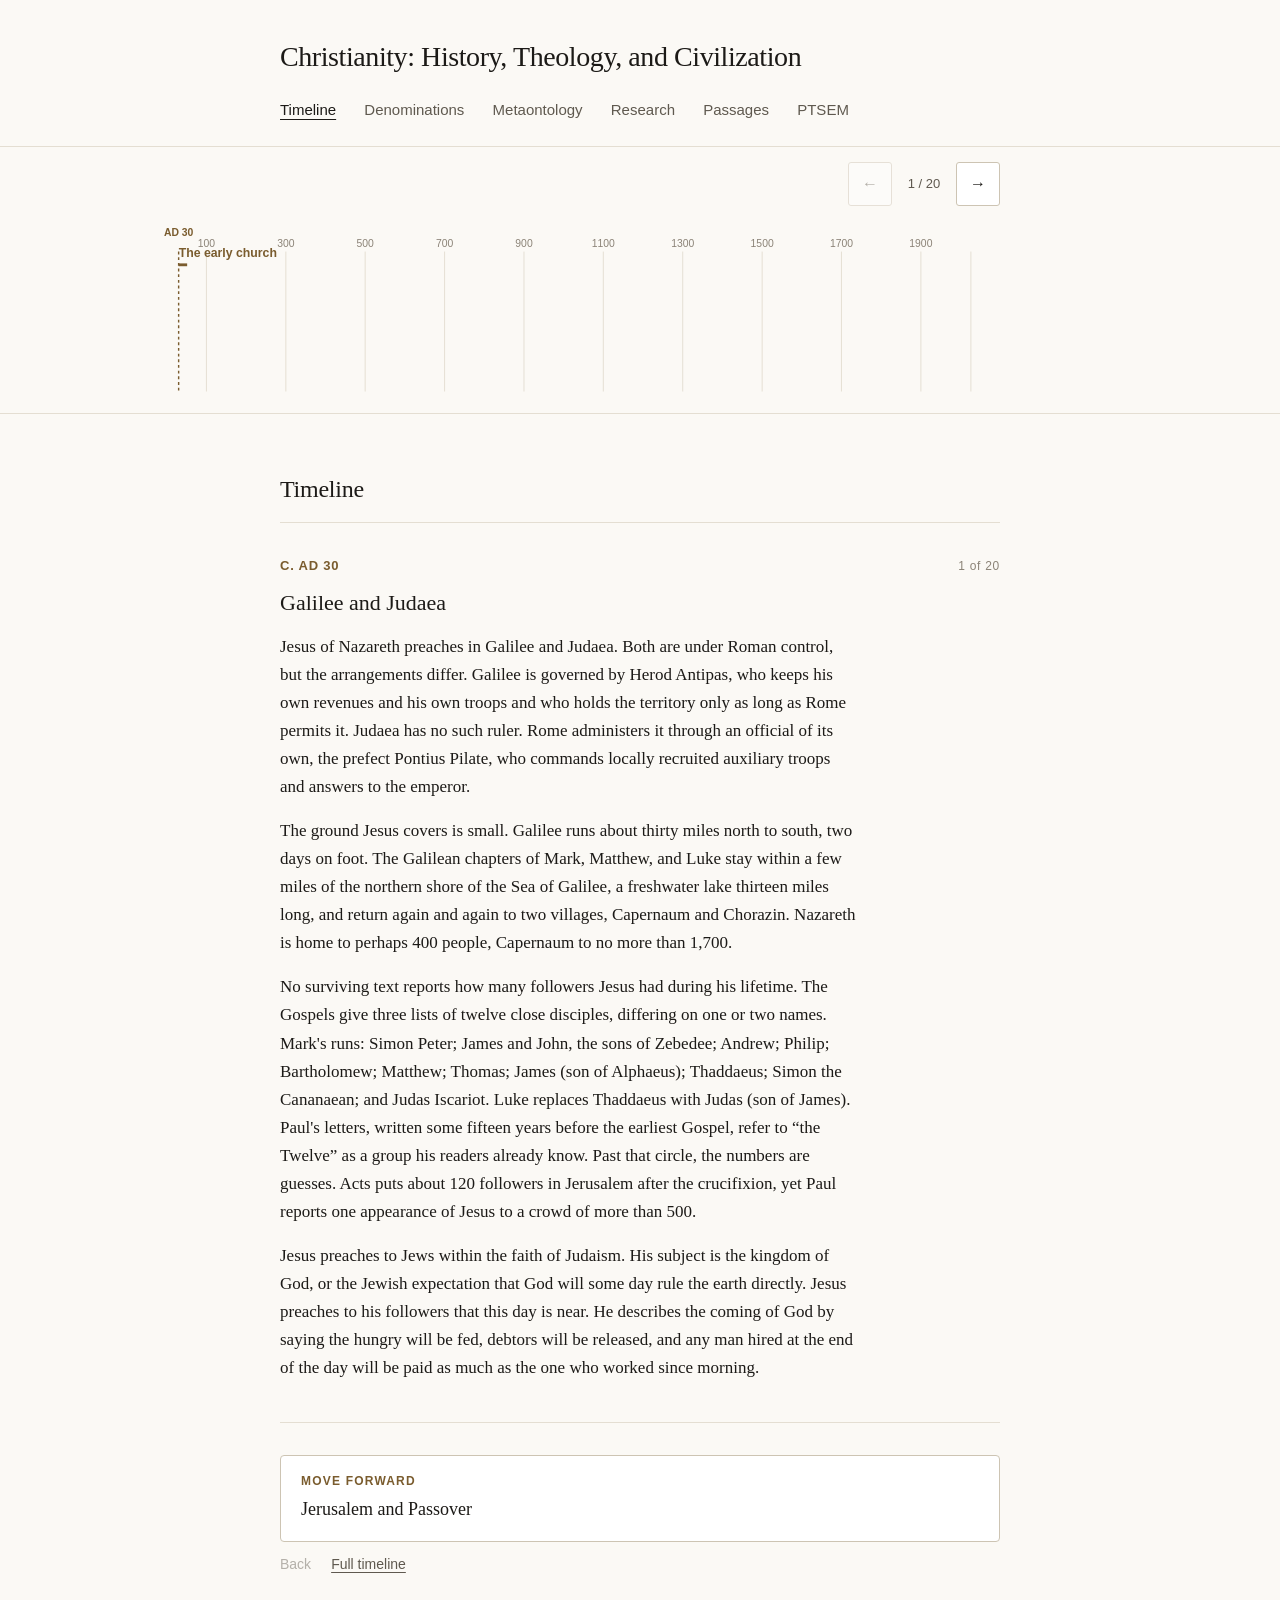
<file: index.html>
<!DOCTYPE html>
<html lang="en">
<head>
<meta charset="UTF-8" />
<meta name="viewport" content="width=device-width, initial-scale=1.0" />
<title>Christianity: History, Theology, and Civilization</title>
<!-- There is no home page. The site opens on the timeline; this keeps the
     bare domain, and any old bookmark of it, working. -->
<meta http-equiv="refresh" content="0; url=timeline.html" />
<link rel="canonical" href="timeline.html" />
<link rel="icon" href="assets/icon-32.png" sizes="32x32" />
<link rel="apple-touch-icon" href="assets/icon-180.png" />
<link rel="manifest" href="site.webmanifest" />
<meta name="apple-mobile-web-app-title" content="Christianity" />
<link rel="stylesheet" href="styles.css" />
</head>
<body>
<main class="wrap">
  <p><a href="timeline.html">Christianity: History, Theology, and Civilization</a></p>
</main>
</body>
</html>
</file>
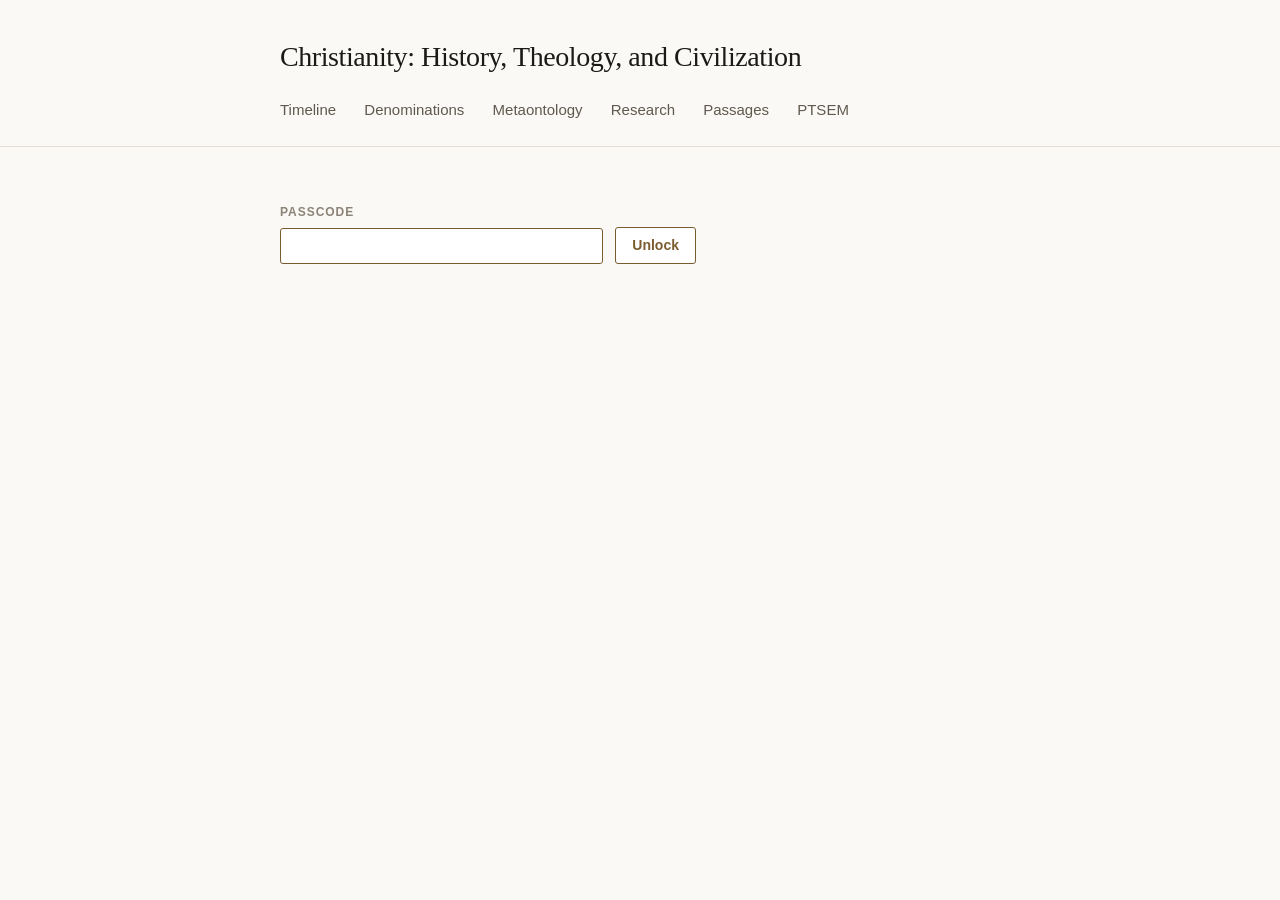
<file: bulletins.html>
<!DOCTYPE html>
<html lang="en">
<head>
<meta charset="UTF-8" />
<meta name="viewport" content="width=device-width, initial-scale=1.0" />
<title>Bulletins &middot; Christianity: History, Theology, and Civilization</title>
<meta name="robots" content="noindex" />
<link rel="icon" href="assets/icon-32.png" sizes="32x32" />
<link rel="apple-touch-icon" href="assets/icon-180.png" />
<link rel="manifest" href="site.webmanifest" />
<meta name="apple-mobile-web-app-title" content="Christianity" />
<meta name="apple-mobile-web-app-capable" content="yes" />
<meta name="mobile-web-app-capable" content="yes" />
<meta name="theme-color" content="#fbf9f5" media="(prefers-color-scheme: light)" />
<meta name="theme-color" content="#161513" media="(prefers-color-scheme: dark)" />
<link rel="stylesheet" href="styles.css" />
</head>
<body>

<header class="masthead">
  <div class="wrap">
    <h1><a href="timeline.html">Christianity: History, Theology, and Civilization</a></h1>
    <nav>
      <a href="timeline.html">Timeline</a>
      <a href="denominations.html">Denominations</a>
      <a href="terminology.html">Metaontology</a>
      <a href="reading.html">Research</a>
      <a href="passages.html">Passages</a>
      <a href="ptsem.html">PTSEM</a>
      <a href="bulletins.html" id="nav-bulletins" aria-current="page" hidden>Bulletins</a>
    </nav>
  </div>
</header>

<main class="wrap">

  <!-- Both blocks start hidden. The script shows one of them once it knows
       whether this device has been unlocked, so neither flashes first. -->
  <div id="lock" hidden>
    <form class="lock" id="lock-form">
      <label class="field">
        <span>Passcode</span>
        <input type="password" id="passcode" autocomplete="current-password"
               autocapitalize="off" autocorrect="off" spellcheck="false" />
      </label>
      <button type="submit" class="btn btn-primary" id="unlock">Unlock</button>
      <p class="lock-state" id="lock-state" role="status"></p>
    </form>
  </div>

  <section id="app" hidden>
    <div class="bar">
      <h2>Bulletins</h2>
      <div class="bar-actions">
        <span class="sync-state" id="sync-state" role="status"></span>
        <button type="button" class="btn" id="export">Export</button>
        <button type="button" class="btn" id="import">Import</button>
        <input type="file" id="import-file" accept="application/json" hidden />
        <button type="button" class="btn" id="lock-again">Lock</button>
      </div>
    </div>

    <p class="sort" id="sort" role="group" aria-label="Sort">
      <span class="sort-label">Sort</span>
      <button type="button" class="sort-btn" data-sort="oldest" aria-pressed="false">Oldest to newest</button>
      <button type="button" class="sort-btn" data-sort="newest" aria-pressed="true">Newest to oldest</button>
    </p>

    <!-- Every Sunday on record. Each opens and closes on its own. -->
    <ul class="week-list" id="weeks"></ul>
  </section>

</main>

<template id="tpl-week">
  <article class="week">
    <div class="field">
      <span>Lessons</span>
      <ol class="readings"></ol>
      <p><button type="button" class="linkish w-add">Add lesson</button></p>
    </div>

    <div class="field">
      <span>Notes</span>
      <div class="editor-here"></div>
    </div>

    <p class="save-row">
      <button type="button" class="btn btn-primary w-save">Save</button>
      <span class="save-state" role="status"></span>
    </p>

    <p class="danger-row w-delete-row" hidden>
      <button type="button" class="linkish danger w-delete">Delete this week</button>
    </p>
  </article>
</template>

<template id="tpl-week-item">
  <li class="week-item">
    <button type="button" class="week-toggle" aria-expanded="false">
      <span class="week-toggle-text">
        <span class="eyebrow w-label" hidden></span>
        <span class="week-title w-date"></span>
        <span class="week-meta w-meta"></span>
      </span>
      <span class="week-chevron" aria-hidden="true"></span>
    </button>
    <div class="week-body" hidden></div>
  </li>
</template>

<template id="tpl-reading">
  <li class="reading">
    <div class="reading-row">
      <input type="text" class="r-label" placeholder="Lesson" aria-label="Lesson" autocomplete="off" />
      <input type="text" class="r-passage" placeholder="Passage" aria-label="Passage" autocomplete="off" />
      <button type="button" class="icon-btn r-del" title="Remove lesson" aria-label="Remove lesson">&times;</button>
    </div>
    <details class="passage" open hidden>
      <summary></summary>
      <div class="passage-text"></div>
    </details>
    <p class="passage-none" hidden>No King James passage matches this.</p>
  </li>
</template>

<script src="sync.js"></script>
<script src="passages.js"></script>
<script src="editor.js"></script>
<script>
(function () {
  'use strict';

  var $ = function (id) { return document.getElementById(id); };
  var now = function () { return Date.now(); };

  // ---- lock --------------------------------------------------------------
  // A gate in front of the form. sync.js checks the passcode and keeps the
  // key on a device that has been unlocked, so it is not asked again.
  var device = null;         // what an unlocked device holds: its key and the store's address

  function showLock(message) {
    if (link) { link.stop(); link = null; }
    device = null;
    $('app').hidden = true;
    $('nav-bulletins').hidden = true;
    $('lock').hidden = false;
    $('lock-state').textContent = message || '';
    $('passcode').value = '';
    $('passcode').focus();
  }

  function showApp(found) {
    device = found;
    $('lock').hidden = true;
    $('nav-bulletins').hidden = false;
    $('app').hidden = false;
    start();
  }

  $('lock-form').addEventListener('submit', function (e) {
    e.preventDefault();
    var value = $('passcode').value;
    if (!value.trim()) return;
    $('unlock').disabled = true;
    $('lock-state').textContent = 'Checking';
    Notes.unlock(value).then(function (found) {
      $('unlock').disabled = false;
      if (found) { showApp(found); return; }
      $('lock-state').textContent = 'That passcode is not right.';
      $('passcode').select();
    }).catch(function () {
      $('unlock').disabled = false;
      $('lock-state').textContent = 'This browser cannot check the passcode.';
    });
  });

  $('lock-again').addEventListener('click', function () {
    Notes.lock();
    showLock('');
  });

  // ---- state -------------------------------------------------------------
  // localStorage is the source of truth for this device and works offline.
  // The store that sync.js talks to is a reconciler on top of it.
  var KEY = 'christianity.bulletins.v1';
  var TOMBSTONE_DAYS = 90;
  var READINGS = ['First lesson', 'Psalm', 'Second lesson', 'Gospel'];
  // The names this page used before it took the bulletin's own.
  var RENAMED = { 'First reading': 'First lesson', 'Second reading': 'Second lesson' };

  function lessonName(label) {
    label = String(label || '');
    return RENAMED.hasOwnProperty(label) ? RENAMED[label] : label;
  }
  var FIRST_WEEK = '2026-11-08';   // the first bulletin on record

  var data = { version: 1, weeks: [] };
  var link = null;           // the running sync, while the page is unlocked
  var stale = false;         // newer notes arrived while a field had focus
  var shownThis = null;      // the coming Sunday when the page was last drawn
  var SORT_KEY = 'christianity.bulletins.sort';   // this device's choices, not synced
  var OPEN_KEY = 'christianity.bulletins.open';

  function load() {
    try {
      var raw = localStorage.getItem(KEY);
      if (raw) {
        var parsed = JSON.parse(raw);
        if (parsed && Array.isArray(parsed.weeks)) data = parsed;
      }
    } catch (e) { /* start empty */ }
  }

  function persist() {
    try {
      localStorage.setItem(KEY, JSON.stringify(data));
      return true;
    } catch (e) {
      return false;
    }
  }

  var saveTimer = null;

  function save() {
    if (link) link.changed();
    if (saveTimer) clearTimeout(saveTimer);
    saveTimer = setTimeout(saved, 250);
  }

  function saved() {
    if (saveTimer) { clearTimeout(saveTimer); saveTimer = null; }
    var kept = persist();
    if (link) link.changed();
    return kept;
  }

  // ---- the Save button -----------------------------------------------------
  // Every change is saved as it is typed. The button saves and sends at once,
  // and says so, with the state of the sync after it.
  var savedNote = null;      // the line beside the button last pressed

  function saveNow(note) {
    if (savedNote && savedNote !== note) savedNote.textContent = '';
    savedNote = note;
    if (!saved()) {
      savedNote = null;
      note.textContent = 'Not saved. This browser has no room left for notes.';
      return;
    }
    if (link) link.now();
    saveNote();
  }

  function saveNote() {
    if (!savedNote) return;
    var sync = $('sync-state').textContent.trim();
    if (sync && !/\.$/.test(sync)) sync += '.';
    // With no store, sync.js already says "Saved on this device only."
    savedNote.textContent = /^Saved/.test(sync) ? sync : 'Saved.' + (sync ? ' ' + sync : '');
  }

  function unsaveNote() {
    if (savedNote) savedNote.textContent = '';
    savedNote = null;
  }

  if (window.MutationObserver) {
    new MutationObserver(saveNote).observe($('sync-state'), { childList: true, characterData: true, subtree: true });
  }

  // ---- weeks -------------------------------------------------------------
  // A week is named by its Sunday, in local time, as YYYY-MM-DD. That makes
  // the id the same on every device, so the same week merges with itself.
  function pad(n) { return (n < 10 ? '0' : '') + n; }

  function iso(d) {
    return d.getFullYear() + '-' + pad(d.getMonth() + 1) + '-' + pad(d.getDate());
  }

  function fromIso(id) {
    var p = id.split('-');
    return new Date(Number(p[0]), Number(p[1]) - 1, Number(p[2]));
  }

  function plusDays(id, n) {
    var d = fromIso(id);
    d.setDate(d.getDate() + n);
    return iso(d);
  }

  // The Sunday the bulletin is for: today on a Sunday, otherwise the next one.
  function thisWeek() {
    var d = new Date();
    d.setDate(d.getDate() + (7 - d.getDay()) % 7);
    return iso(d);
  }

  function longDate(id) {
    return fromIso(id).toLocaleDateString('en-US',
      { weekday: 'long', month: 'long', day: 'numeric', year: 'numeric' });
  }

  // ---- the church year ----------------------------------------------------
  // Easter by the Gregorian computus (the anonymous algorithm in Meeus,
  // Astronomical Algorithms, chapter 8). Pentecost is the seventh Sunday after
  // it. Advent starts on the fourth Sunday before Christmas.
  function easter(year) {
    var a = year % 19, b = Math.floor(year / 100), c = year % 100;
    var d = Math.floor(b / 4), e = b % 4, f = Math.floor((b + 8) / 25);
    var g = Math.floor((b - f + 1) / 3);
    var h = (19 * a + b - d - g + 15) % 30;
    var i = Math.floor(c / 4), k = c % 4;
    var l = (32 + 2 * e + 2 * i - h - k) % 7;
    var m = Math.floor((a + 11 * h + 22 * l) / 451);
    var month = Math.floor((h + l - 7 * m + 114) / 31);
    var day = ((h + l - 7 * m + 114) % 31) + 1;
    return new Date(year, month - 1, day);
  }

  function adventOf(year) {
    var eve = new Date(year, 11, 24);
    eve.setDate(eve.getDate() - eve.getDay() - 21);
    return eve;
  }

  var ORDINALS = ['First', 'Second', 'Third', 'Fourth', 'Fifth', 'Sixth', 'Seventh',
    'Eighth', 'Ninth', 'Tenth', 'Eleventh', 'Twelfth', 'Thirteenth', 'Fourteenth',
    'Fifteenth', 'Sixteenth', 'Seventeenth', 'Eighteenth', 'Nineteenth', 'Twentieth'];

  function ordinal(n) {
    if (n <= 20) return ORDINALS[n - 1];
    var unit = ORDINALS[n - 21].toLowerCase();
    return 'Twenty-' + unit;
  }

  // The Sunday's place after Pentecost, or '' outside that season.
  function afterPentecost(id) {
    var sunday = fromIso(id);
    var pentecost = easter(sunday.getFullYear());
    pentecost.setDate(pentecost.getDate() + 49);
    if (sunday >= adventOf(sunday.getFullYear())) return '';
    var n = Math.round((sunday - pentecost) / (7 * 86400000));
    return n >= 1 ? ordinal(n) + ' Sunday after Pentecost' : '';
  }

  function find(id) {
    for (var i = 0; i < data.weeks.length; i++) {
      if (data.weeks[i].id === id) return data.weeks[i];
    }
    return null;
  }

  // A new week takes its reading names from the week before it on record, so
  // a name changed once stays changed.
  function readingNames(id) {
    var before = null, latest = null;
    data.weeks.forEach(function (w) {
      if (w.deleted || !Array.isArray(w.readings) || !w.readings.length) return;
      if (!latest || w.id > latest.id) latest = w;
      if (w.id < id && (!before || w.id > before.id)) before = w;
    });
    var from = before || latest;
    if (!from) return READINGS;
    return from.readings.map(function (r) { return lessonName(r && r.label); });
  }

  // The week on record, or a blank one that is not stored until it is edited.
  function entry(id) {
    var week = find(id);
    if (!week || week.deleted) {
      return {
        id: id, notes: '', updatedAt: 0,
        readings: readingNames(id).map(function (label) { return { label: label, passage: '' }; })
      };
    }
    // Synced and imported data is not trusted to have the right shape.
    week.notes = typeof week.notes === 'string' ? week.notes : '';
    week.readings = (Array.isArray(week.readings) ? week.readings : []).map(function (r) {
      return { label: lessonName(r && r.label), passage: String((r && r.passage) || '') };
    });
    // Weeks once had a topic field. Anything written in it moves to the top
    // of that week's notes, so the words are kept now the field is gone.
    if (typeof week.topic === 'string' && week.topic.trim()) {
      var line = document.createElement('p');
      line.textContent = week.topic.trim();
      week.notes = line.outerHTML + week.notes;
      delete week.topic;
      touch(week);
    } else if ('topic' in week) {
      delete week.topic;
    }
    return week;
  }

  function touch(week) {
    var index = data.weeks.indexOf(week);
    if (index === -1) {
      var old = find(week.id);            // a tombstone, if the week was deleted
      if (old) data.weeks[data.weeks.indexOf(old)] = week; else data.weeks.push(week);
    }
    week.updatedAt = now();
    unsaveNote();
    if (week.redraw) week.redraw();
    save();
  }

  function textOf(html) {
    return clean(html).textContent.replace(/\s+/g, ' ').trim();
  }

  function isEmpty(week) {
    if (week.notes && textOf(week.notes)) return false;
    return !(week.readings || []).some(function (r) { return r && r.passage && String(r.passage).trim(); });
  }

  // ---- merge -------------------------------------------------------------
  // Last write wins per week. A deleted week leaves a tombstone, otherwise
  // the other device would bring it back on the next pull.
  function merge(mine, theirs) {
    var out = {};
    var cutoff = now() - TOMBSTONE_DAYS * 86400000;

    function take(week) {
      if (!week || !/^\d{4}-\d{2}-\d{2}$/.test(week.id || '')) return;
      if (week.deleted && (week.updatedAt || 0) < cutoff) return;  // aged out
      var seen = out[week.id];
      if (!seen || (week.updatedAt || 0) > (seen.updatedAt || 0)) out[week.id] = week;
    }

    mine.forEach(take);
    theirs.forEach(take);

    return Object.keys(out).sort().reverse().map(function (k) { return out[k]; });
  }

  // ---- sync --------------------------------------------------------------
  function typing() {
    var el = document.activeElement;
    return !!el && (el.tagName === 'TEXTAREA' || el.tagName === 'INPUT' || el.isContentEditable);
  }

  // Notes from another device. Never repaint a field the user is in the
  // middle of: the merged notes are already saved, and the page catches up
  // as soon as no field has focus.
  function arrived(weeks, changed) {
    data.weeks = weeks;
    persist();
    if (!changed) return;
    if (typing()) stale = true; else render();
  }

  function connect() {
    if (link) link.stop();
    link = Notes.sync({
      device: device,
      path: '/api/bulletins',
      field: 'weeks',
      read: function () { return data.weeks; },
      write: arrived,
      merge: merge,
      note: $('sync-state')
    });
  }

  // ---- notes markup ------------------------------------------------------
  // editor.js owns the notes editor and the check every note goes through.
  var clean = NotesEditor.clean;

  // ---- the text of a reading ----------------------------------------------
  // The passage is printed under its row from the King James files that ship
  // with the site. It is looked up from the reference each time, not stored
  // with the notes.
  var PRINT_MS = 600;

  function print(row, reading) {
    var block = row.querySelector('.passage');
    var none = row.querySelector('.passage-none');
    var typed = reading.passage;
    // In a Psalm row a reference with no book, such as 78:1-7, is a psalm.
    if (typed.trim() && /^\s*psalm/i.test(reading.label) && !Passages.parse(typed)) {
      typed = 'Psalm ' + typed;
    }
    row.asked = typed;

    if (!typed.trim()) {
      block.hidden = true;
      none.hidden = true;
      return;
    }

    Passages.find(typed).then(function (found) {
      if (row.asked !== typed) return;        // the field has changed since
      block.hidden = !found;
      none.hidden = !!found;
      if (!found) return;
      block.querySelector('summary').textContent = found.title + ' \u00b7 King James Version';
      Passages.show(found, block.querySelector('.passage-text'));
    }).catch(function () {
      if (row.asked !== typed) return;
      block.hidden = true;
      none.hidden = true;
    });
  }

  // Wait for a pause in typing, so half a reference does not print a chapter.
  function printSoon(row, reading) {
    if (row.printTimer) clearTimeout(row.printTimer);
    row.printTimer = setTimeout(function () { print(row, reading); }, PRINT_MS);
  }

  // ---- one week ----------------------------------------------------------
  var unmounts = {};         // week id -> what to undo when its notes close

  function summary(week) {
    var bits = [];
    if (afterPentecost(week.id)) bits.push(afterPentecost(week.id));
    var passages = week.readings.map(function (r) { return r.passage.trim(); })
      .filter(function (p) { return p; });
    if (passages.length) bits.push(passages.join('; '));
    else if (!isEmpty(week)) bits.push('Notes');
    return bits.join(' · ');
  }

  function buildWeek(week) {
    var id = week.id;
    var node = $('tpl-week').content.firstElementChild.cloneNode(true);
    var list = node.querySelector('.readings');

    function drawReadings() {
      list.textContent = '';
      week.readings.forEach(function (reading, index) {
        var row = $('tpl-reading').content.firstElementChild.cloneNode(true);
        var name = row.querySelector('.r-label');
        var passage = row.querySelector('.r-passage');
        name.value = reading.label;
        passage.value = reading.passage;
        name.addEventListener('input', function () { reading.label = this.value; touch(week); printSoon(row, reading); });
        passage.addEventListener('input', function () {
          reading.passage = this.value;
          touch(week);
          printSoon(row, reading);
        });
        print(row, reading);
        row.querySelector('.r-del').addEventListener('click', function () {
          if (reading.passage.trim() && !window.confirm('Remove this lesson?')) return;
          week.readings.splice(index, 1);
          touch(week);
          drawReadings();
        });
        list.appendChild(row);
      });
    }

    drawReadings();

    node.querySelector('.w-add').addEventListener('click', function () {
      week.readings.push({ label: '', passage: '' });
      touch(week);
      drawReadings();
      list.lastElementChild.querySelector('.r-label').focus();
    });

    node.querySelector('.w-save').addEventListener('click', function () {
      saveNow(node.querySelector('.save-state'));
    });

    node.querySelector('.w-delete-row').hidden = !find(id) || !!find(id).deleted;
    node.querySelector('.w-delete').addEventListener('click', function () {
      if (!window.confirm('Delete ' + longDate(id) + ' and its notes?')) return;
      var old = find(id);
      // Replace with a tombstone so the deletion reaches other devices.
      if (old) data.weeks[data.weeks.indexOf(old)] = { id: id, deleted: true, updatedAt: now() };
      saved();
      render();
    });

    var editor = NotesEditor.build('Notes');
    node.querySelector('.editor-here').replaceWith(editor);
    unmounts[id] = NotesEditor.mount(editor, {
      get: function () { return week.notes; },
      set: function (html) { week.notes = html; touch(week); }
    });
    return node;
  }

  // ---- which weeks are open ------------------------------------------------
  // Remembered on this device. When a new Sunday comes round, the page opens
  // on it again with the rest closed.
  var sort = 'newest';
  var opened = {};

  function loadChoices() {
    opened = {};
    try {
      var chosen = localStorage.getItem(SORT_KEY);
      if (chosen === 'newest' || chosen === 'oldest') sort = chosen;
      var kept = JSON.parse(localStorage.getItem(OPEN_KEY) || 'null');
      if (kept && kept.sunday === thisWeek() && Array.isArray(kept.open)) {
        kept.open.forEach(function (id) { opened[id] = true; });
        return;
      }
    } catch (e) { /* defaults */ }
    opened[thisWeek()] = true;
  }

  function keepChoices() {
    try {
      localStorage.setItem(SORT_KEY, sort);
      localStorage.setItem(OPEN_KEY, JSON.stringify({ sunday: thisWeek(), open: Object.keys(opened) }));
    } catch (e) { /* this visit only */ }
  }

  function close(id) {
    if (unmounts[id]) { unmounts[id](); delete unmounts[id]; }
  }

  // ---- the page ----------------------------------------------------------
  function render() {
    stale = false;
    savedNote = null;
    Object.keys(unmounts).forEach(close);

    var current = thisWeek();
    var next = plusDays(current, 7);
    if (shownThis && shownThis !== current) loadChoices();
    shownThis = current;

    // Every Sunday from the first bulletin to next week is listed, written up
    // or not, so a week that was missed can be opened and filled in.
    var ids = {};
    for (var id = FIRST_WEEK; id <= next; id = plusDays(id, 7)) ids[id] = true;
    data.weeks.forEach(function (w) {
      if (w && !w.deleted && !ids[w.id] && !isEmpty(entry(w.id))) ids[w.id] = true;
    });
    var order = Object.keys(ids).sort();
    if (sort === 'newest') order.reverse();

    var list = $('weeks');
    list.textContent = '';

    order.forEach(function (id) {
      var week = entry(id);
      var item = $('tpl-week-item').content.firstElementChild.cloneNode(true);
      var toggle = item.querySelector('.week-toggle');
      var body = item.querySelector('.week-body');
      var meta = item.querySelector('.w-meta');
      var label = id === current ? 'This Sunday' : id === next ? 'Next Sunday' : '';
      item.dataset.week = id;
      item.querySelector('.w-label').textContent = label;
      item.querySelector('.w-label').hidden = !label;
      item.querySelector('.w-date').textContent = longDate(id);

      // Kept off the stored week: JSON leaves functions out.
      week.redraw = function () {
        meta.textContent = summary(week) || 'No notes';
        var row = body.querySelector('.w-delete-row');
        if (row) row.hidden = false;
      };
      meta.textContent = summary(week) || 'No notes';

      function show(on) {
        toggle.setAttribute('aria-expanded', String(on));
        body.hidden = !on;
        if (on && !body.firstChild) body.appendChild(buildWeek(week));
        if (!on) { close(id); body.textContent = ''; }
      }

      toggle.addEventListener('click', function () {
        var on = toggle.getAttribute('aria-expanded') !== 'true';
        if (on) opened[id] = true; else delete opened[id];
        keepChoices();
        show(on);
      });

      show(!!opened[id]);
      list.appendChild(item);
    });
  }

  // ---- actions -----------------------------------------------------------
  function showSort() {
    Array.prototype.forEach.call(document.querySelectorAll('.sort-btn'), function (btn) {
      btn.setAttribute('aria-pressed', String(btn.dataset.sort === sort));
    });
  }

  Array.prototype.forEach.call(document.querySelectorAll('.sort-btn'), function (btn) {
    btn.addEventListener('click', function () {
      if (sort === btn.dataset.sort) return;
      sort = btn.dataset.sort;
      keepChoices();
      showSort();
      render();
    });
  });

  $('export').addEventListener('click', function () {
    var blob = new Blob([JSON.stringify(data, null, 2)], { type: 'application/json' });
    var href = URL.createObjectURL(blob);
    var a = document.createElement('a');
    a.href = href;
    a.download = 'bulletins.json';
    document.body.appendChild(a);
    a.click();
    document.body.removeChild(a);
    setTimeout(function () { URL.revokeObjectURL(href); }, 1000);
  });

  $('import').addEventListener('click', function () { $('import-file').click(); });

  $('import-file').addEventListener('change', function () {
    var file = this.files && this.files[0];
    if (!file) return;
    var reader = new FileReader();
    reader.onload = function () {
      var incoming;
      try {
        incoming = JSON.parse(reader.result);
      } catch (e) {
        window.alert('That file is not valid JSON.');
        return;
      }
      if (!incoming || !Array.isArray(incoming.weeks)) {
        window.alert('That file has no weeks in it.');
        return;
      }
      // An import is an explicit choice, so it wins over what is already here.
      var stamp = now();
      incoming.weeks.forEach(function (w) { if (w) w.updatedAt = stamp; });
      data.weeks = merge(data.weeks, incoming.weeks);
      saved();
      render();
    };
    reader.readAsText(file);
    this.value = '';
  });

  // ---- start -------------------------------------------------------------
  var started = false;

  function refresh() {
    if ($('app').hidden || typing()) return;
    // The week turns over at midnight on Sunday while the page sits open.
    if (stale || thisWeek() !== shownThis) render();
  }

  function start() {
    load();
    loadChoices();
    showSort();
    render();
    connect();
    if (started) return;
    started = true;
    setInterval(refresh, 5000);
    window.addEventListener('focus', refresh);
    // Leaving the page: do not wait out the save delay.
    window.addEventListener('pagehide', function () { if (saveTimer) saved(); });
    document.addEventListener('visibilitychange', function () {
      if (document.visibilityState === 'hidden' && saveTimer) saved();
    });
  }

  Notes.unlocked().then(function (found) {
    if (found) showApp(found); else showLock('');
  });
}());
</script>

</body>
</html>
</file>
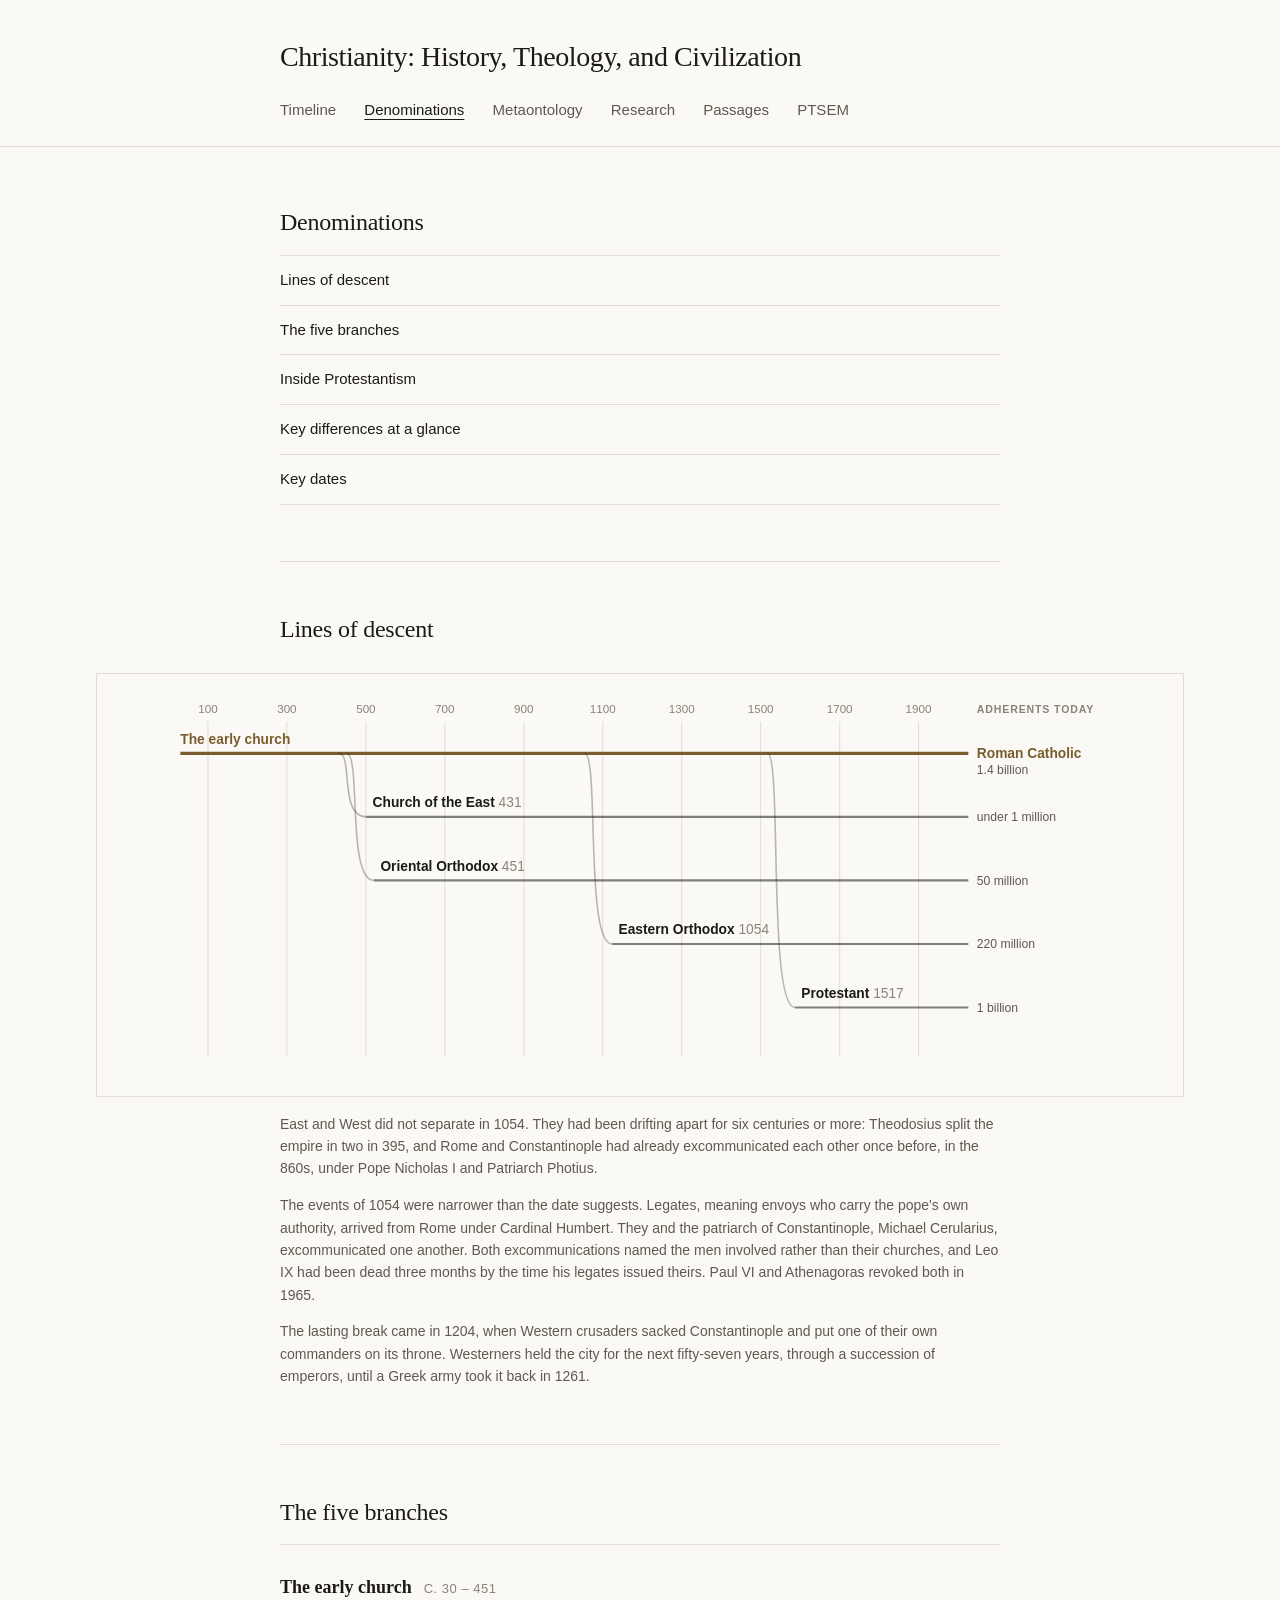
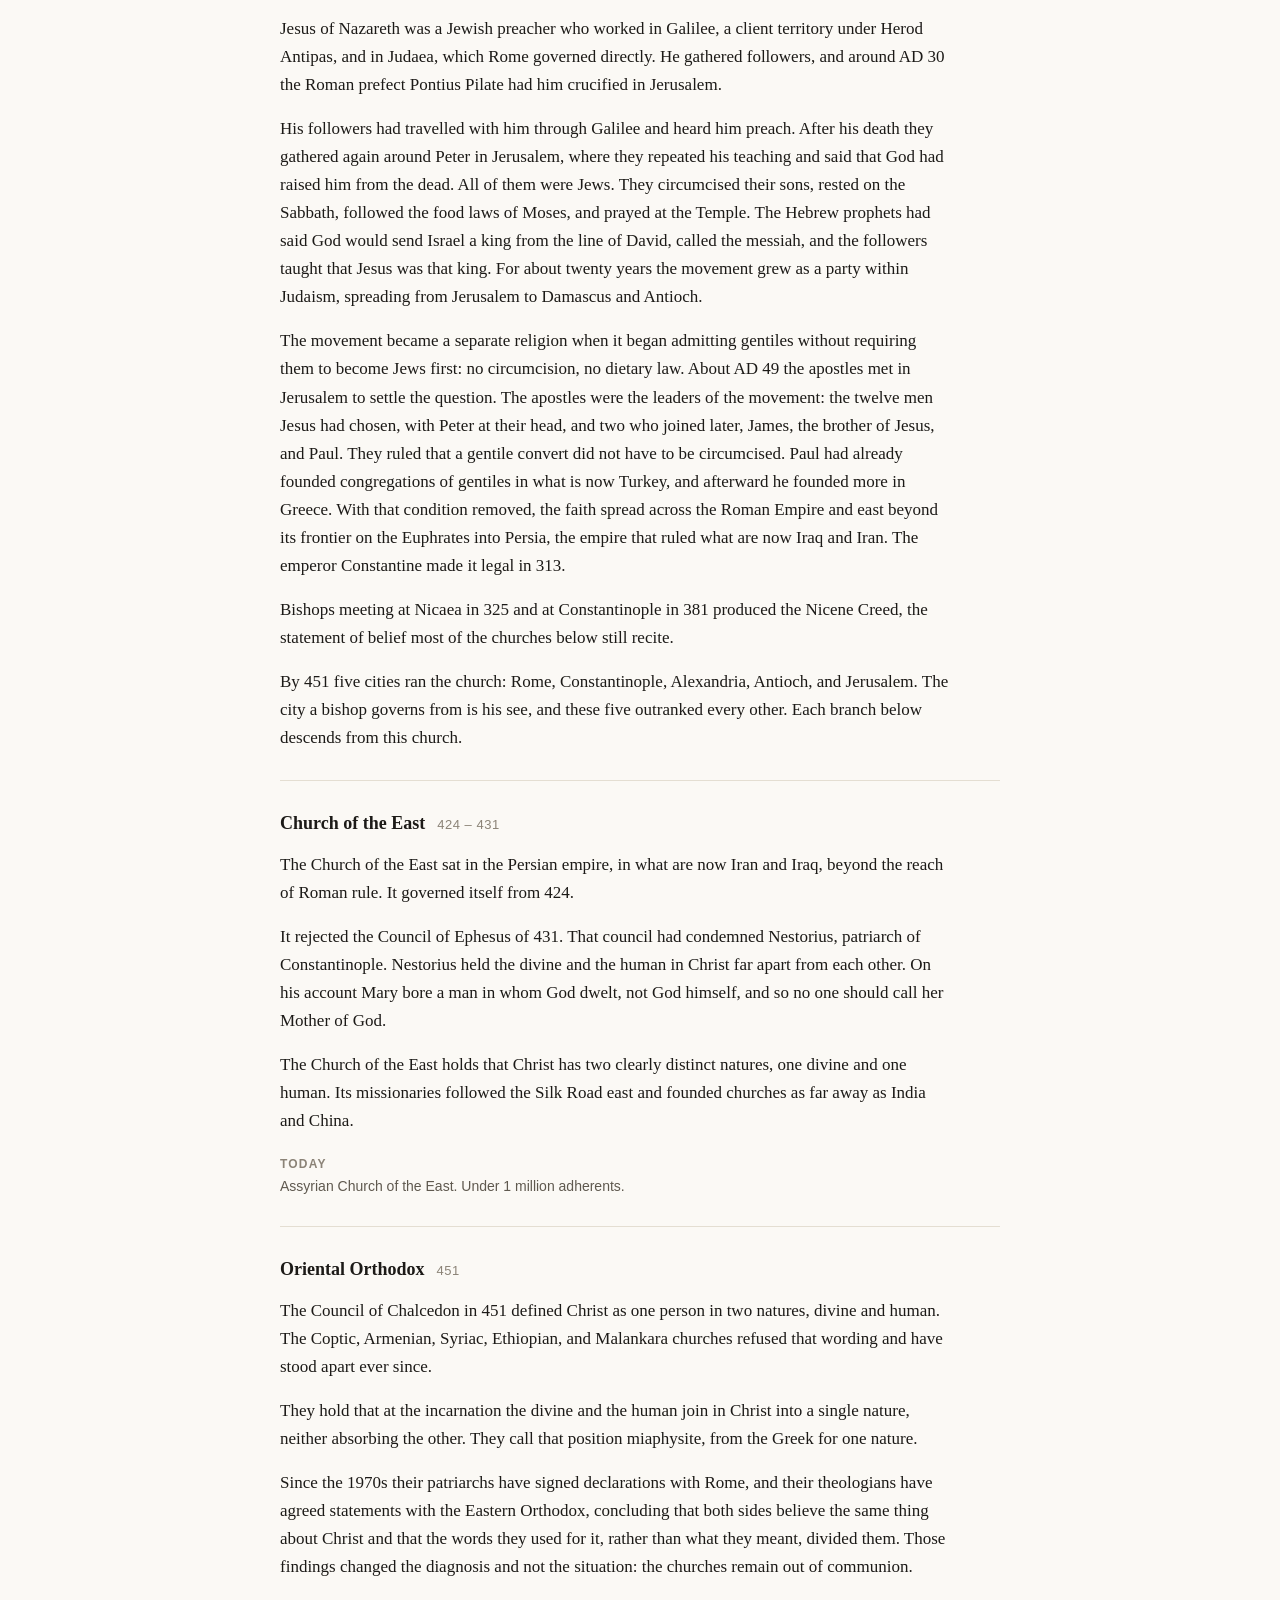
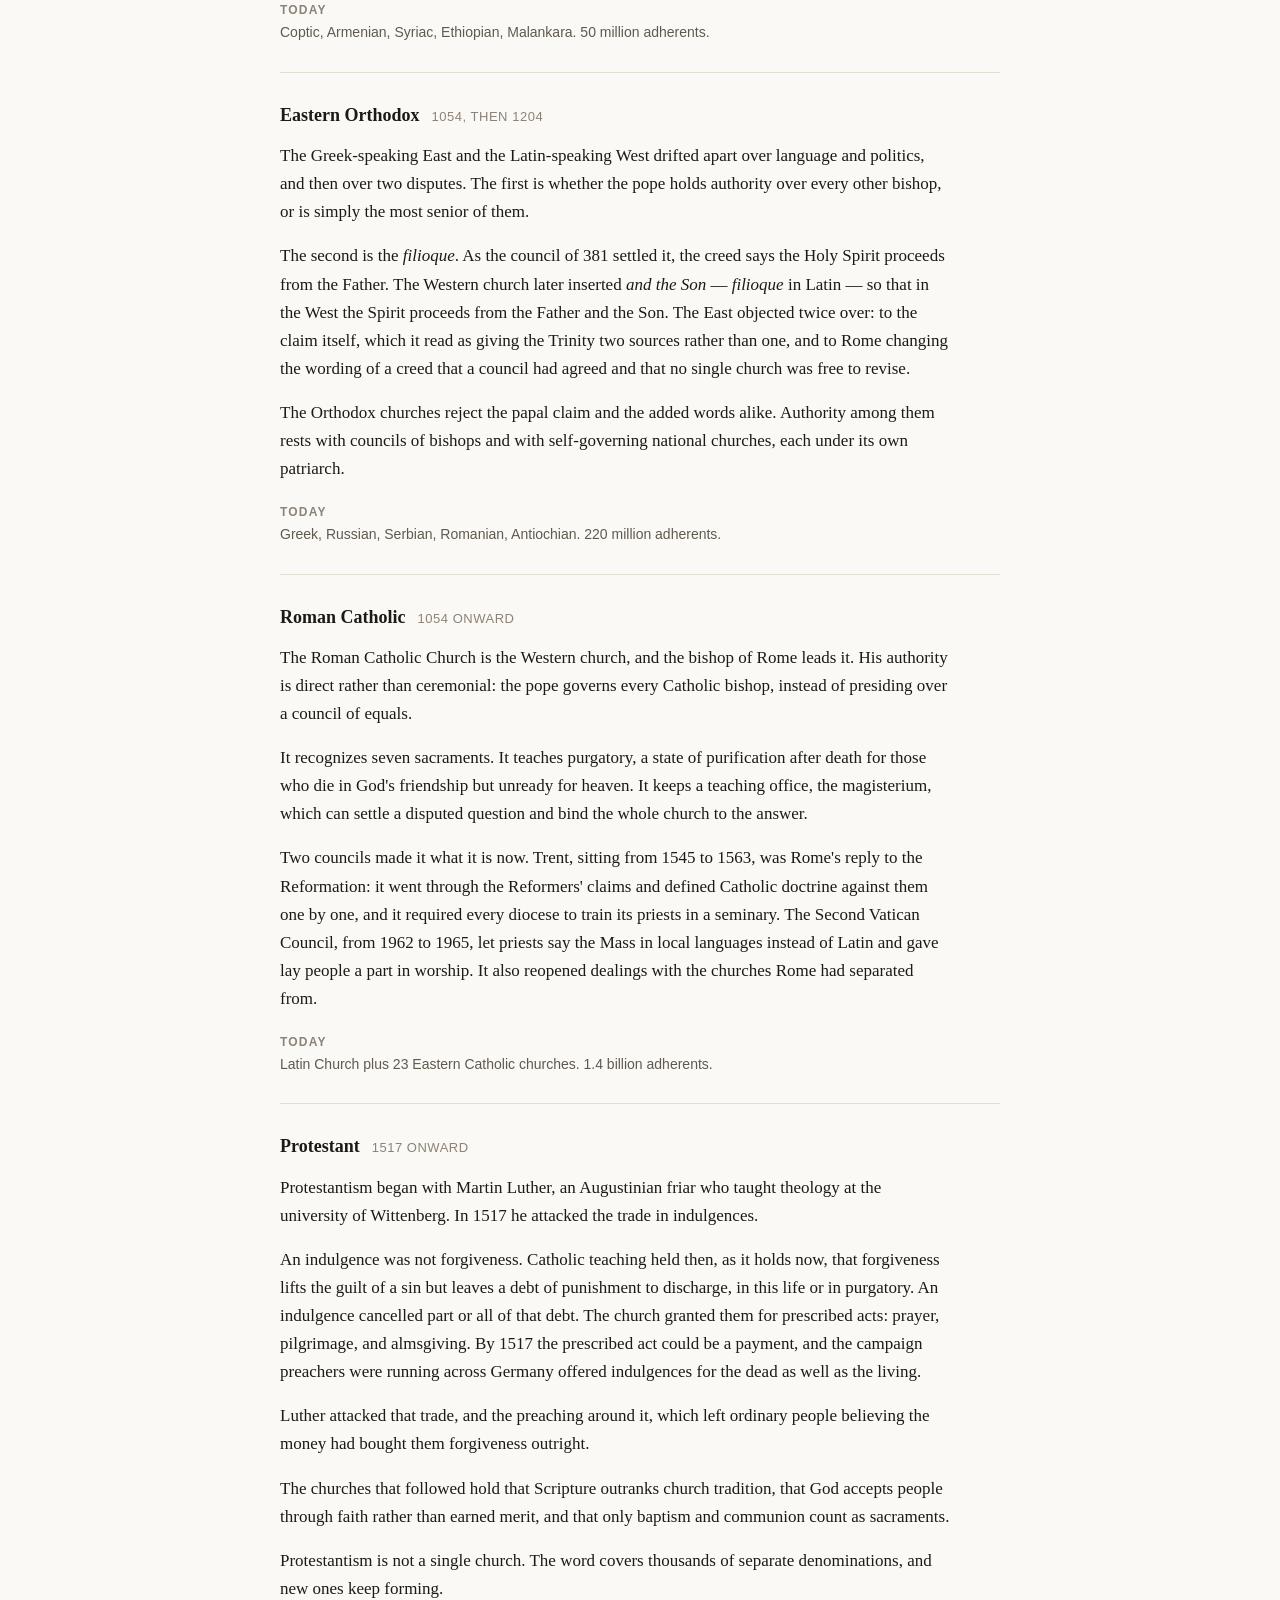
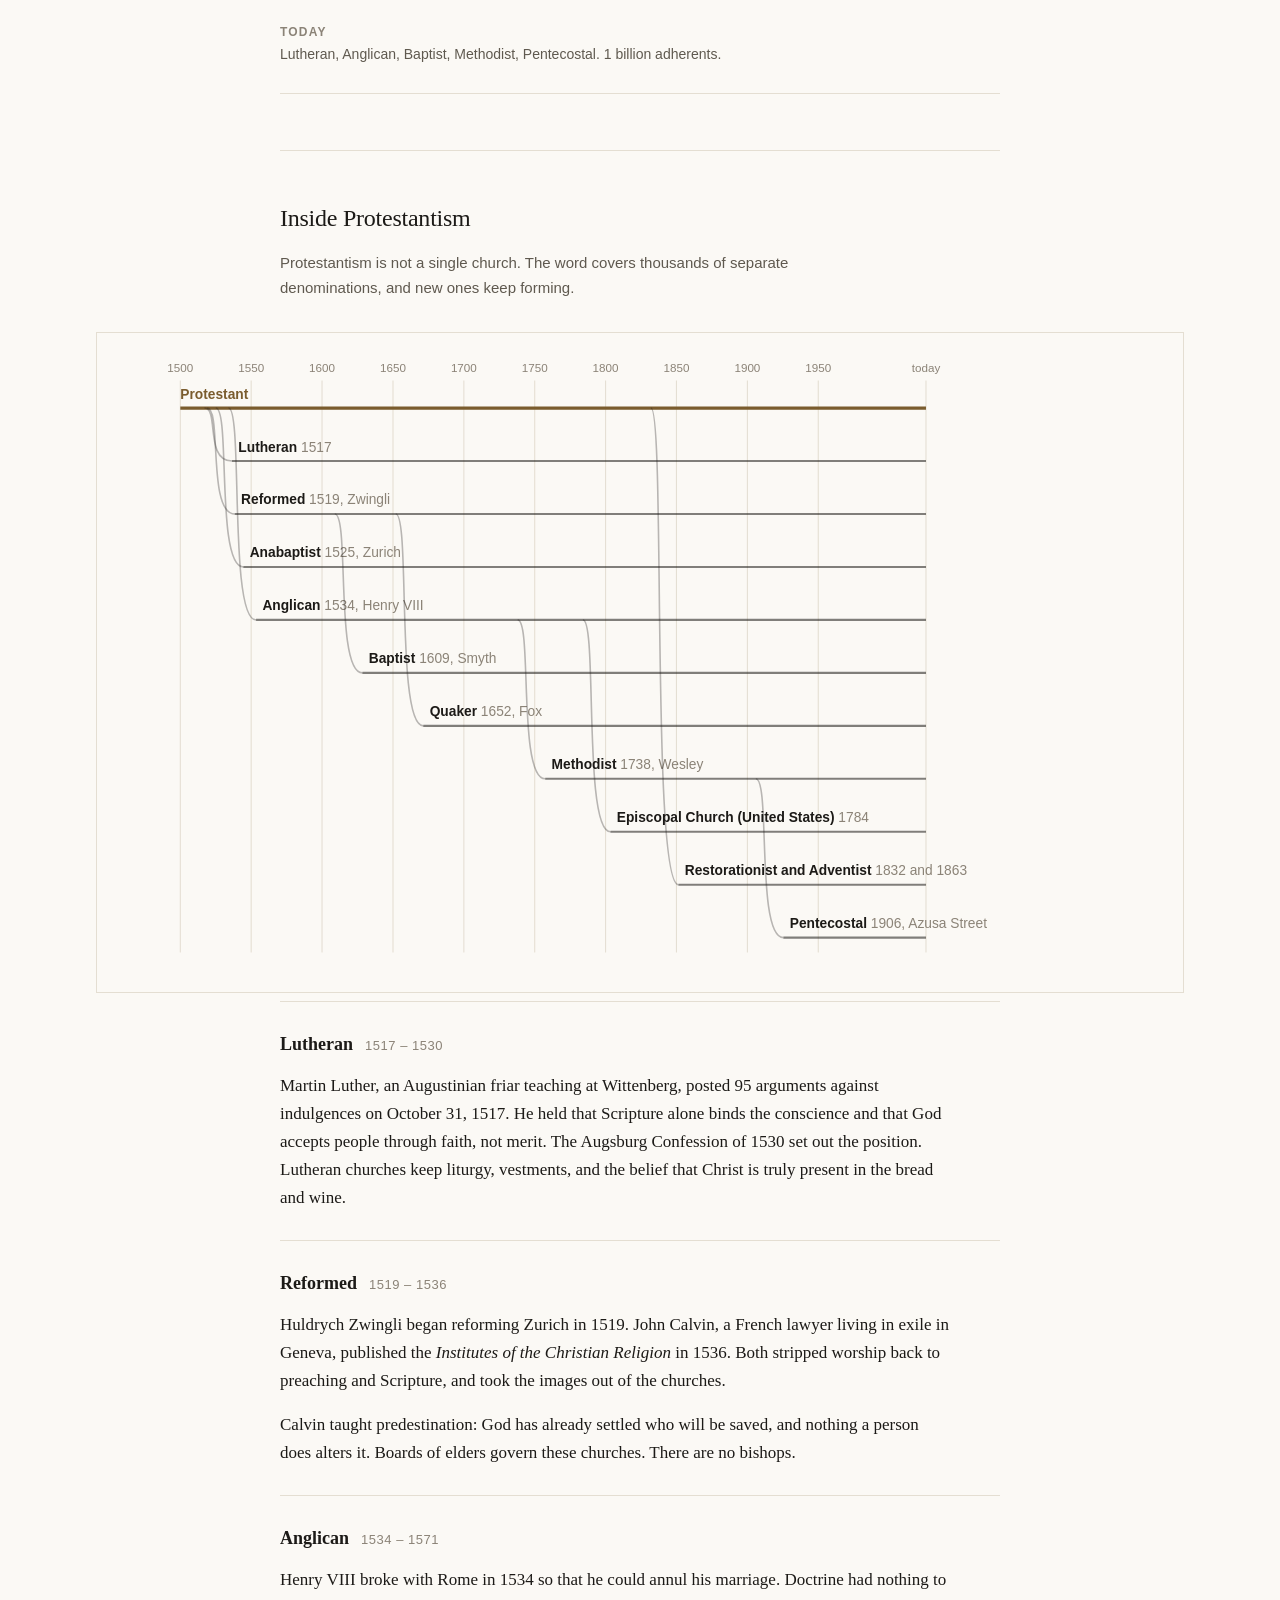
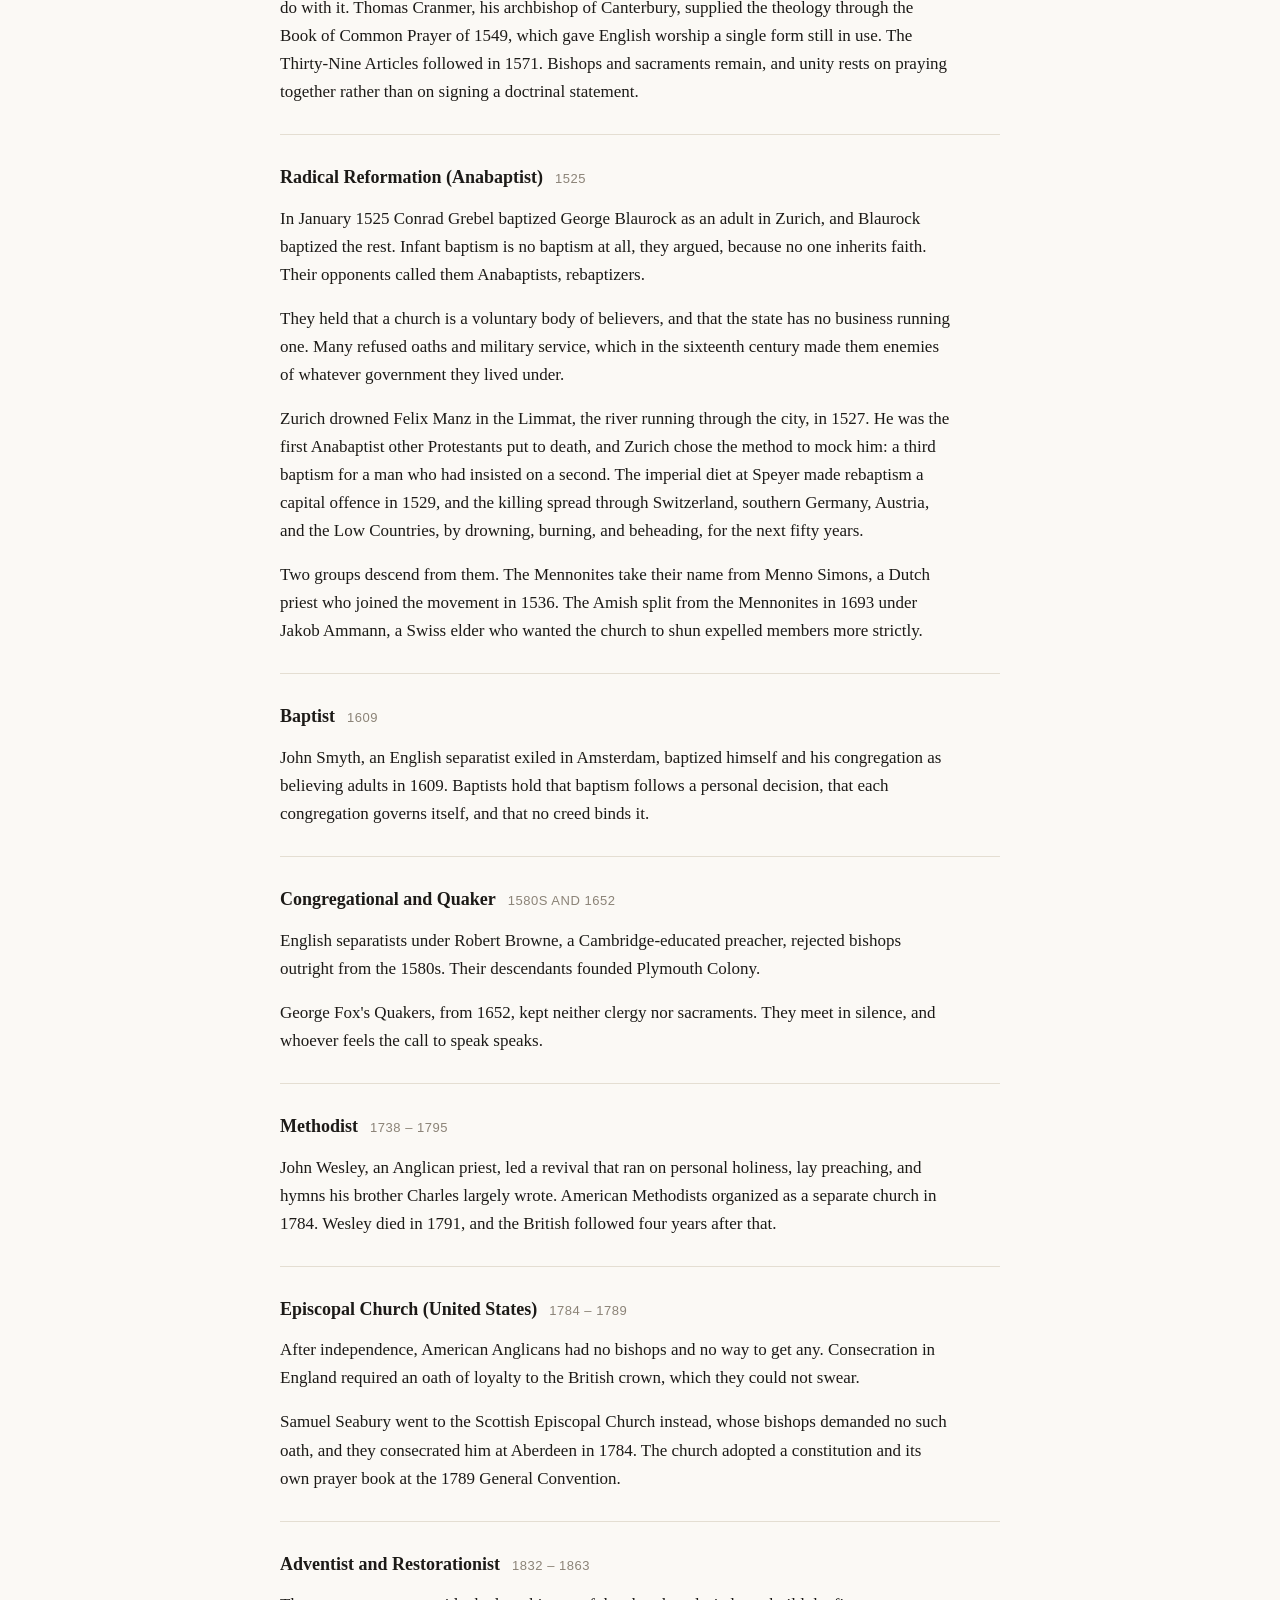
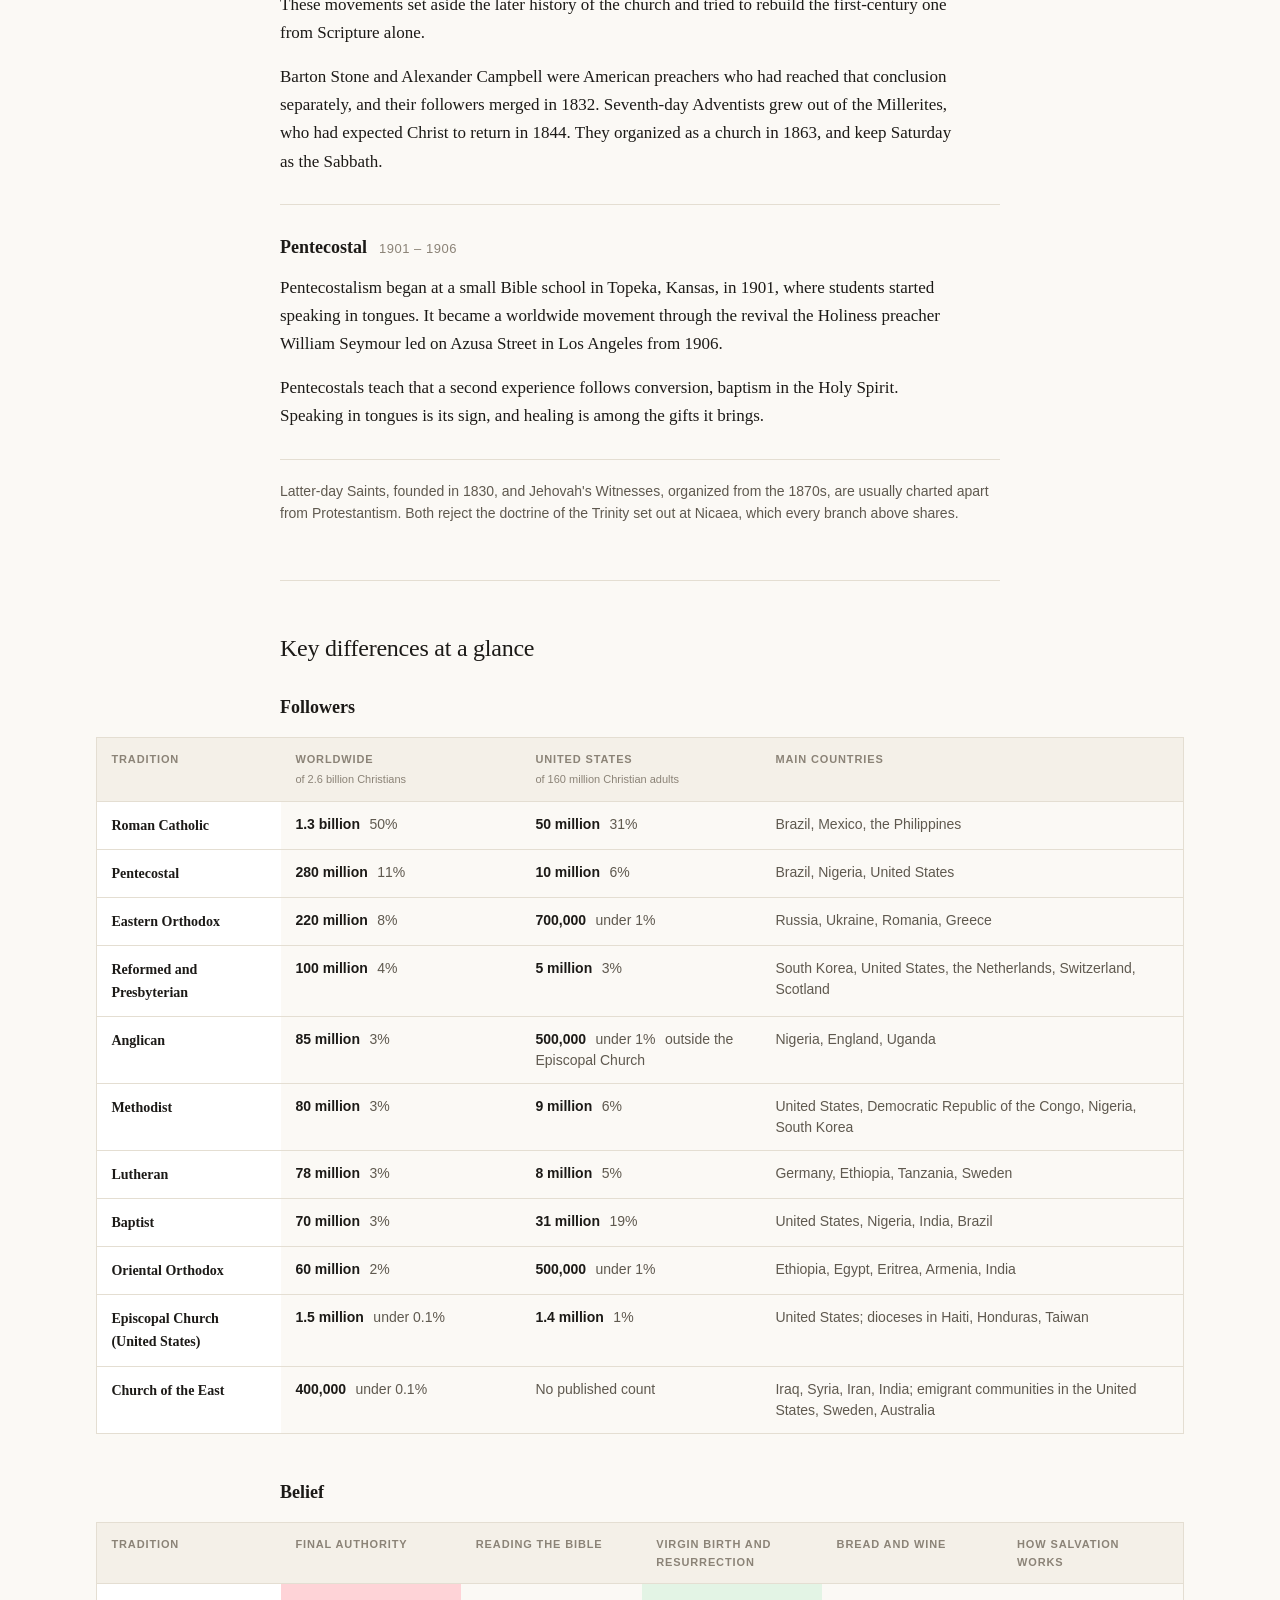
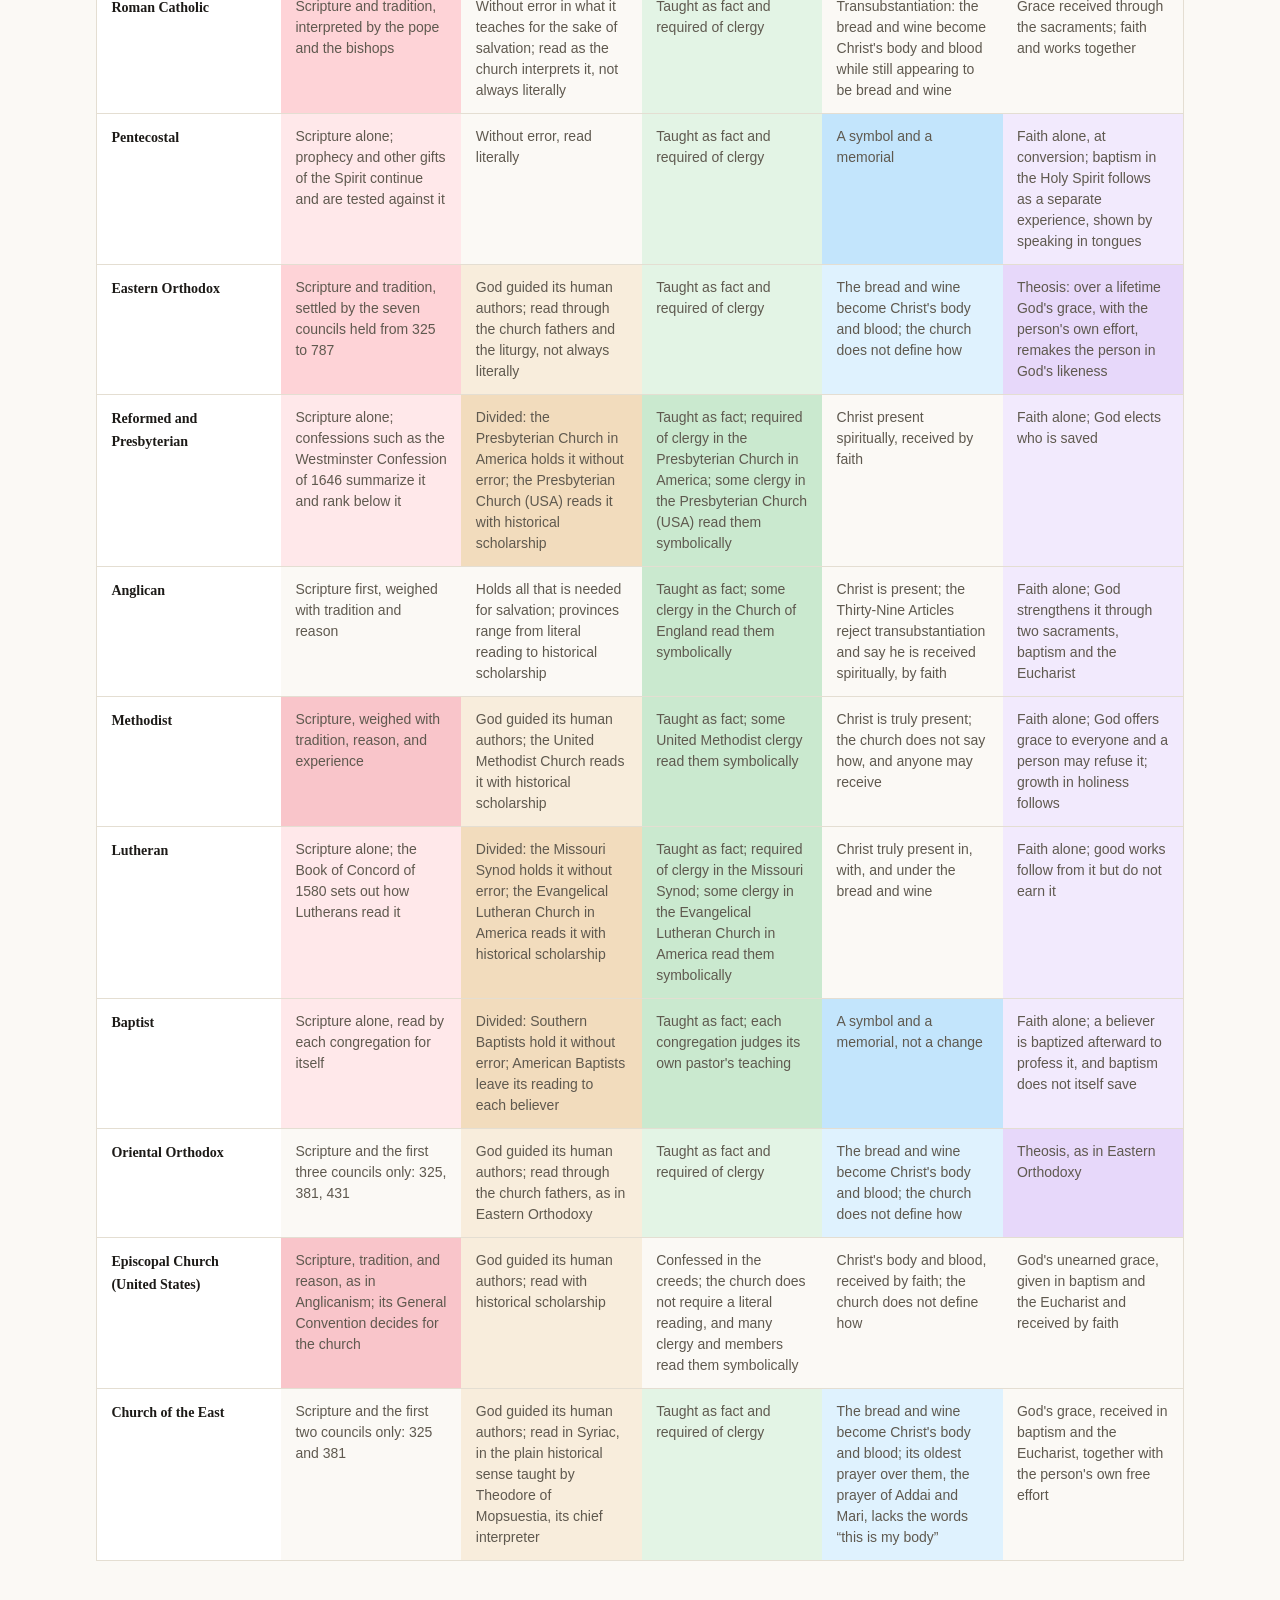
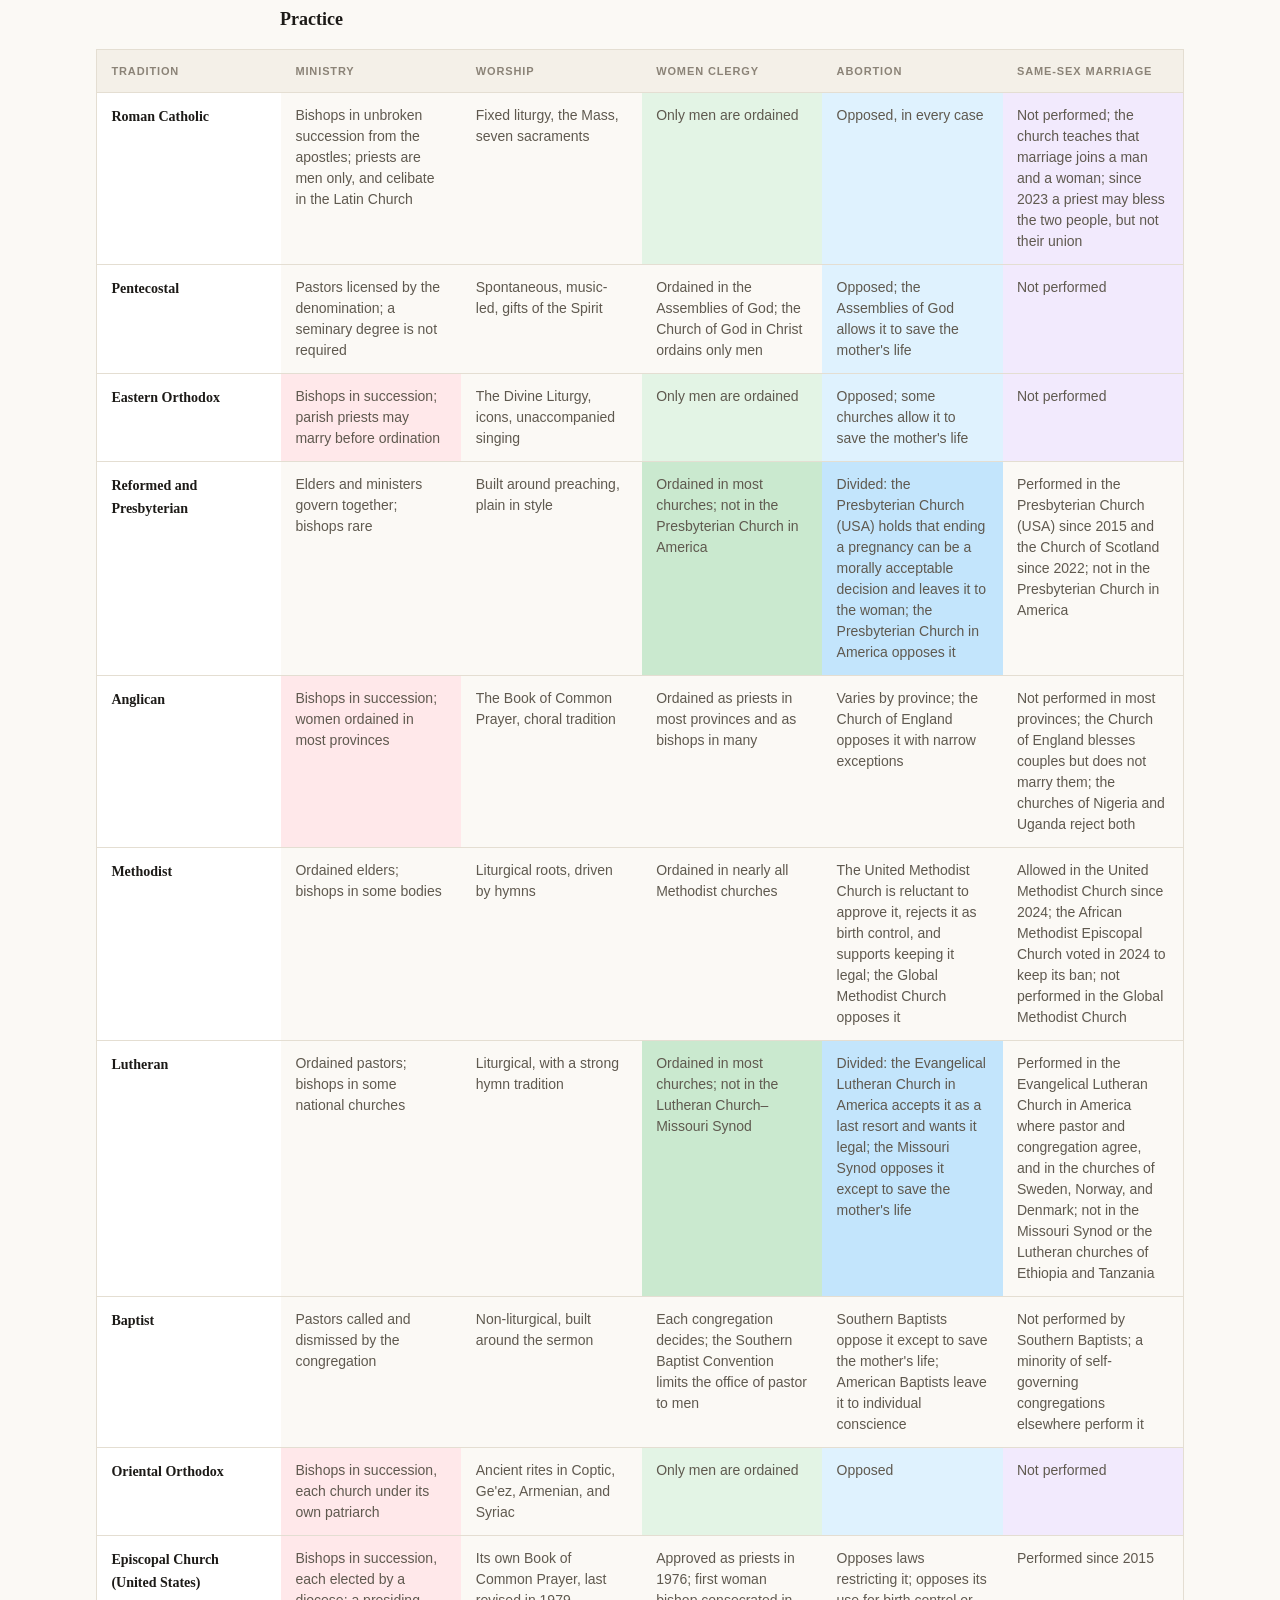
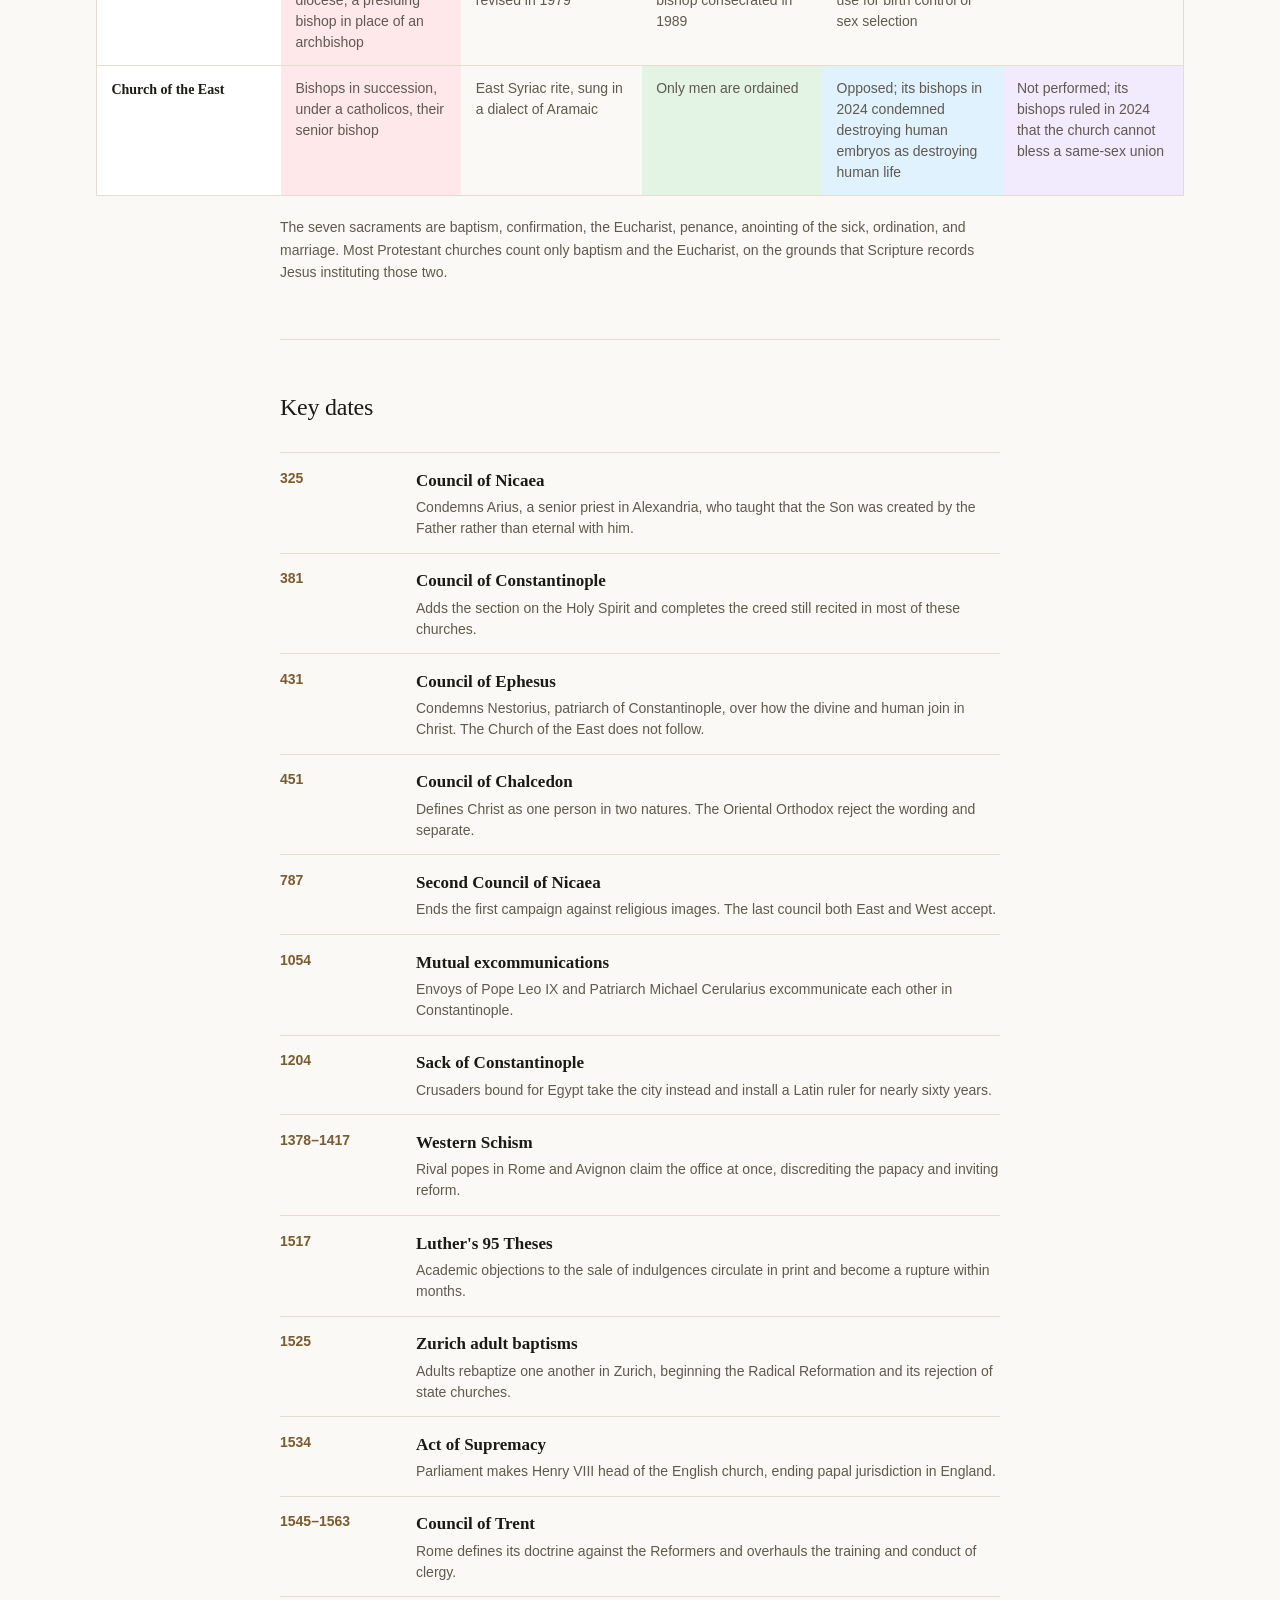
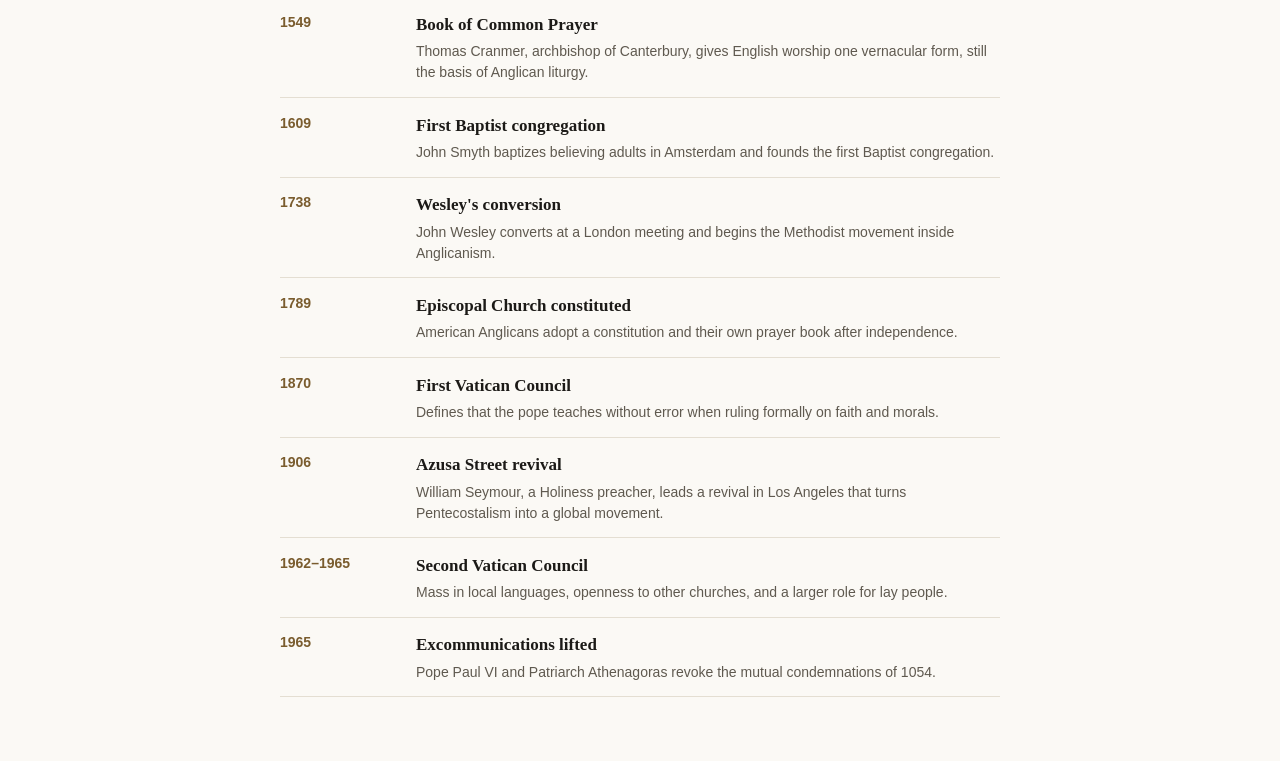
<file: denominations.html>
<!DOCTYPE html>
<html lang="en">
<head>
<meta charset="UTF-8" />
<meta name="viewport" content="width=device-width, initial-scale=1.0" />
<title>Denominations &middot; Christianity: History, Theology, and Civilization</title>
<meta name="description" content="Two thousand years of branching: the five main Christian families, the Protestant subdivisions, where they differ, and the dates that mark the splits." />
<link rel="icon" href="assets/icon-32.png" sizes="32x32" />
<link rel="apple-touch-icon" href="assets/icon-180.png" />
<link rel="manifest" href="site.webmanifest" />
<meta name="apple-mobile-web-app-title" content="Christianity" />
<meta name="apple-mobile-web-app-capable" content="yes" />
<meta name="mobile-web-app-capable" content="yes" />
<meta name="theme-color" content="#fbf9f5" media="(prefers-color-scheme: light)" />
<meta name="theme-color" content="#161513" media="(prefers-color-scheme: dark)" />
<link rel="stylesheet" href="styles.css" />
</head>
<body>

<header class="masthead">
  <div class="wrap">
    <h1><a href="timeline.html">Christianity: History, Theology, and Civilization</a></h1>
    <nav>
      <a href="timeline.html">Timeline</a>
      <a href="denominations.html" aria-current="page">Denominations</a>
      <a href="terminology.html">Metaontology</a>
      <a href="reading.html">Research</a>
      <a href="passages.html">Passages</a>
      <a href="ptsem.html">PTSEM</a>
      <a href="bulletins.html" id="nav-bulletins" hidden>Bulletins</a>
    </nav>
    <script>try { if (localStorage.getItem('christianity.bulletins.key')) document.getElementById('nav-bulletins').hidden = false; } catch (e) {}</script>
  </div>
</header>

<main class="wrap">

  <section>
    <h2>Denominations</h2>

    <ul class="toc">
      <li><a href="#branching">Lines of descent</a></li>
      <li><a href="#families">The five branches</a></li>
      <li><a href="#protestant">Inside Protestantism</a></li>
      <li><a href="#differences">Key differences at a glance</a></li>
      <li><a href="#dates">Key dates</a></li>
    </ul>
  </section>

  <section id="branching">
    <h2>Lines of descent</h2>

    <div class="chart-frame">
      <svg class="chart" viewBox="0 0 980 360" role="img" aria-label="Timeline from AD 30 to today showing the five main branches of Christianity leaving the early church">
        <line class="rule-v" x1="82.1" y1="26" x2="82.1" y2="342" />
        <text class="tick" x="82.1" y="18" text-anchor="middle">100</text>
        <line class="rule-v" x1="156.6" y1="26" x2="156.6" y2="342" />
        <text class="tick" x="156.6" y="18" text-anchor="middle">300</text>
        <line class="rule-v" x1="231.2" y1="26" x2="231.2" y2="342" />
        <text class="tick" x="231.2" y="18" text-anchor="middle">500</text>
        <line class="rule-v" x1="305.7" y1="26" x2="305.7" y2="342" />
        <text class="tick" x="305.7" y="18" text-anchor="middle">700</text>
        <line class="rule-v" x1="380.3" y1="26" x2="380.3" y2="342" />
        <text class="tick" x="380.3" y="18" text-anchor="middle">900</text>
        <line class="rule-v" x1="454.8" y1="26" x2="454.8" y2="342" />
        <text class="tick" x="454.8" y="18" text-anchor="middle">1100</text>
        <line class="rule-v" x1="529.4" y1="26" x2="529.4" y2="342" />
        <text class="tick" x="529.4" y="18" text-anchor="middle">1300</text>
        <line class="rule-v" x1="603.9" y1="26" x2="603.9" y2="342" />
        <text class="tick" x="603.9" y="18" text-anchor="middle">1500</text>
        <line class="rule-v" x1="678.5" y1="26" x2="678.5" y2="342" />
        <text class="tick" x="678.5" y="18" text-anchor="middle">1700</text>
        <line class="rule-v" x1="753.0" y1="26" x2="753.0" y2="342" />
        <text class="tick" x="753.0" y="18" text-anchor="middle">1900</text>
        <line class="trunk" x1="56.0" y1="56" x2="800.0" y2="56" />
        <text class="lane-name trunk-name" x="56.0" y="47">The early church</text>
        <path class="connector" d="M 205.5 56 C 219.5 56 205.5 116 231.5 116" />
        <line class="branch" x1="231.5" y1="116" x2="800.0" y2="116" />
        <text class="lane-name" x="237.5" y="107">Church of the East <tspan class="lane-year">431</tspan></text>
        <text class="lane-today" x="808.0" y="120">under 1 million</text>
        <path class="connector" d="M 212.9 56 C 226.9 56 212.9 176 238.9 176" />
        <line class="branch" x1="238.9" y1="176" x2="800.0" y2="176" />
        <text class="lane-name" x="244.9" y="167">Oriental Orthodox <tspan class="lane-year">451</tspan></text>
        <text class="lane-today" x="808.0" y="180">50 million</text>
        <path class="connector" d="M 437.7 56 C 451.7 56 437.7 236 463.7 236" />
        <line class="branch" x1="463.7" y1="236" x2="800.0" y2="236" />
        <text class="lane-name" x="469.7" y="227">Eastern Orthodox <tspan class="lane-year">1054</tspan></text>
        <text class="lane-today" x="808.0" y="240">220 million</text>
        <path class="connector" d="M 610.3 56 C 624.3 56 610.3 296 636.3 296" />
        <line class="branch" x1="636.3" y1="296" x2="800.0" y2="296" />
        <text class="lane-name" x="642.3" y="287">Protestant <tspan class="lane-year">1517</tspan></text>
        <text class="lane-today" x="808.0" y="300">1 billion</text>
        <text class="lane-today-head" x="808" y="18">Adherents today</text>
        <text class="lane-name trunk-name" x="808" y="60">Roman Catholic</text>
        <text class="lane-today" x="808" y="76">1.4 billion</text>
      </svg>
    </div>

    <p class="footnote">
      East and West did not separate in 1054. They had been drifting apart for
      six centuries or more: Theodosius split the empire in two in 395, and
      Rome and Constantinople had already excommunicated each other once before,
      in the 860s, under Pope Nicholas I and Patriarch Photius.
    </p>
    <p class="footnote">
      The events of 1054 were narrower than the date suggests. Legates, meaning
      envoys who carry the pope's own authority, arrived from Rome under Cardinal
      Humbert. They and the patriarch of Constantinople, Michael Cerularius,
      excommunicated one another. Both excommunications named the men involved
      rather than their churches, and Leo IX had been dead three months by the
      time his legates issued theirs. Paul VI and Athenagoras revoked both in
      1965.
    </p>
    <p class="footnote">
      The lasting break came in 1204, when Western crusaders sacked
      Constantinople and put one of their own commanders on its throne.
      Westerners held the city for the next fifty-seven years, through a
      succession of emperors, until a Greek army took it back in 1261.
    </p>
  </section>

  <section id="families">
    <h2>The five branches</h2>
    <article class="entry">
      <div class="entry-head">
        <h3>The early church</h3>
        <span class="entry-date">c. 30 &ndash; 451</span>
      </div>
      <div class="entry-body">
        <p>Jesus of Nazareth was a Jewish preacher who worked in Galilee, a client territory under Herod Antipas, and in Judaea, which Rome governed directly. He gathered followers, and around AD 30 the Roman prefect Pontius Pilate had him crucified in Jerusalem.</p>
        <p>His followers had travelled with him through Galilee and heard him preach. After his death they gathered again around Peter in Jerusalem, where they repeated his teaching and said that God had raised him from the dead. All of them were Jews. They circumcised their sons, rested on the Sabbath, followed the food laws of Moses, and prayed at the Temple. The Hebrew prophets had said God would send Israel a king from the line of David, called the messiah, and the followers taught that Jesus was that king. For about twenty years the movement grew as a party within Judaism, spreading from Jerusalem to Damascus and Antioch.</p>
        <p>The movement became a separate religion when it began admitting gentiles without requiring them to become Jews first: no circumcision, no dietary law. About AD 49 the apostles met in Jerusalem to settle the question. The apostles were the leaders of the movement: the twelve men Jesus had chosen, with Peter at their head, and two who joined later, James, the brother of Jesus, and Paul. They ruled that a gentile convert did not have to be circumcised. Paul had already founded congregations of gentiles in what is now Turkey, and afterward he founded more in Greece. With that condition removed, the faith spread across the Roman Empire and east beyond its frontier on the Euphrates into Persia, the empire that ruled what are now Iraq and Iran. The emperor Constantine made it legal in 313.</p>
        <p>Bishops meeting at Nicaea in 325 and at Constantinople in 381 produced the Nicene Creed, the statement of belief most of the churches below still recite.</p>
        <p>By 451 five cities ran the church: Rome, Constantinople, Alexandria, Antioch, and Jerusalem. The city a bishop governs from is his see, and these five outranked every other. Each branch below descends from this church.</p>
      </div>
    </article>
    <article class="entry">
      <div class="entry-head">
        <h3>Church of the East</h3>
        <span class="entry-date">424 &ndash; 431</span>
      </div>
      <div class="entry-body">
        <p>The Church of the East sat in the Persian empire, in what are now Iran and Iraq, beyond the reach of Roman rule. It governed itself from 424.</p>
        <p>It rejected the Council of Ephesus of 431. That council had condemned Nestorius, patriarch of Constantinople. Nestorius held the divine and the human in Christ far apart from each other. On his account Mary bore a man in whom God dwelt, not God himself, and so no one should call her Mother of God.</p>
        <p>The Church of the East holds that Christ has two clearly distinct natures, one divine and one human. Its missionaries followed the Silk Road east and founded churches as far away as India and China.</p>
      </div>
      <div class="entry-meta">
        <div>
          <span class="eyebrow">Today</span>
          <p>Assyrian Church of the East. Under 1 million adherents.</p>
        </div>
      </div>
    </article>
    <article class="entry">
      <div class="entry-head">
        <h3>Oriental Orthodox</h3>
        <span class="entry-date">451</span>
      </div>
      <div class="entry-body">
        <p>The Council of Chalcedon in 451 defined Christ as one person in two natures, divine and human. The Coptic, Armenian, Syriac, Ethiopian, and Malankara churches refused that wording and have stood apart ever since.</p>
        <p>They hold that at the incarnation the divine and the human join in Christ into a single nature, neither absorbing the other. They call that position miaphysite, from the Greek for one nature.</p>
        <p>Since the 1970s their patriarchs have signed declarations with Rome, and their theologians have agreed statements with the Eastern Orthodox, concluding that both sides believe the same thing about Christ and that the words they used for it, rather than what they meant, divided them. Those findings changed the diagnosis and not the situation: the churches remain out of communion.</p>
      </div>
      <div class="entry-meta">
        <div>
          <span class="eyebrow">Today</span>
          <p>Coptic, Armenian, Syriac, Ethiopian, Malankara. 50 million adherents.</p>
        </div>
      </div>
    </article>
    <article class="entry">
      <div class="entry-head">
        <h3>Eastern Orthodox</h3>
        <span class="entry-date">1054, then 1204</span>
      </div>
      <div class="entry-body">
        <p>The Greek-speaking East and the Latin-speaking West drifted apart over language and politics, and then over two disputes. The first is whether the pope holds authority over every other bishop, or is simply the most senior of them.</p>
        <p>The second is the <em>filioque</em>. As the council of 381 settled it, the creed says the Holy Spirit proceeds from the Father. The Western church later inserted <em>and the Son</em> &mdash; <em>filioque</em> in Latin &mdash; so that in the West the Spirit proceeds from the Father and the Son. The East objected twice over: to the claim itself, which it read as giving the Trinity two sources rather than one, and to Rome changing the wording of a creed that a council had agreed and that no single church was free to revise.</p>
        <p>The Orthodox churches reject the papal claim and the added words alike. Authority among them rests with councils of bishops and with self-governing national churches, each under its own patriarch.</p>
      </div>
      <div class="entry-meta">
        <div>
          <span class="eyebrow">Today</span>
          <p>Greek, Russian, Serbian, Romanian, Antiochian. 220 million adherents.</p>
        </div>
      </div>
    </article>
    <article class="entry">
      <div class="entry-head">
        <h3>Roman Catholic</h3>
        <span class="entry-date">1054 onward</span>
      </div>
      <div class="entry-body">
        <p>The Roman Catholic Church is the Western church, and the bishop of Rome leads it. His authority is direct rather than ceremonial: the pope governs every Catholic bishop, instead of presiding over a council of equals.</p>
        <p>It recognizes seven sacraments. It teaches purgatory, a state of purification after death for those who die in God's friendship but unready for heaven. It keeps a teaching office, the magisterium, which can settle a disputed question and bind the whole church to the answer.</p>
        <p>Two councils made it what it is now. Trent, sitting from 1545 to 1563, was Rome's reply to the Reformation: it went through the Reformers' claims and defined Catholic doctrine against them one by one, and it required every diocese to train its priests in a seminary. The Second Vatican Council, from 1962 to 1965, let priests say the Mass in local languages instead of Latin and gave lay people a part in worship. It also reopened dealings with the churches Rome had separated from.</p>
      </div>
      <div class="entry-meta">
        <div>
          <span class="eyebrow">Today</span>
          <p>Latin Church plus 23 Eastern Catholic churches. 1.4 billion adherents.</p>
        </div>
      </div>
    </article>
    <article class="entry">
      <div class="entry-head">
        <h3>Protestant</h3>
        <span class="entry-date">1517 onward</span>
      </div>
      <div class="entry-body">
        <p>Protestantism began with Martin Luther, an Augustinian friar who taught theology at the university of Wittenberg. In 1517 he attacked the trade in indulgences.</p>
        <p>An indulgence was not forgiveness. Catholic teaching held then, as it holds now, that forgiveness lifts the guilt of a sin but leaves a debt of punishment to discharge, in this life or in purgatory. An indulgence cancelled part or all of that debt. The church granted them for prescribed acts: prayer, pilgrimage, and almsgiving. By 1517 the prescribed act could be a payment, and the campaign preachers were running across Germany offered indulgences for the dead as well as the living.</p>
        <p>Luther attacked that trade, and the preaching around it, which left ordinary people believing the money had bought them forgiveness outright.</p>
        <p>The churches that followed hold that Scripture outranks church tradition, that God accepts people through faith rather than earned merit, and that only baptism and communion count as sacraments.</p>
        <p>Protestantism is not a single church. The word covers thousands of separate denominations, and new ones keep forming.</p>
      </div>
      <div class="entry-meta">
        <div>
          <span class="eyebrow">Today</span>
          <p>Lutheran, Anglican, Baptist, Methodist, Pentecostal. 1 billion adherents.</p>
        </div>
      </div>
    </article>
  </section>

  <section id="protestant">
    <h2>Inside Protestantism</h2>
    <p class="section-note">
      Protestantism is not a single church. The word covers thousands of separate
      denominations, and new ones keep forming.
    </p>

    <div class="chart-frame">
      <svg class="chart" viewBox="0 0 980 584" role="img" aria-label="Timeline from 1500 to today showing Protestant traditions branching from the Reformation">
        <line class="rule-v" x1="56.0" y1="26" x2="56.0" y2="566" />
        <text class="tick" x="56.0" y="18" text-anchor="middle">1500</text>
        <line class="rule-v" x1="122.9" y1="26" x2="122.9" y2="566" />
        <text class="tick" x="122.9" y="18" text-anchor="middle">1550</text>
        <line class="rule-v" x1="189.8" y1="26" x2="189.8" y2="566" />
        <text class="tick" x="189.8" y="18" text-anchor="middle">1600</text>
        <line class="rule-v" x1="256.8" y1="26" x2="256.8" y2="566" />
        <text class="tick" x="256.8" y="18" text-anchor="middle">1650</text>
        <line class="rule-v" x1="323.7" y1="26" x2="323.7" y2="566" />
        <text class="tick" x="323.7" y="18" text-anchor="middle">1700</text>
        <line class="rule-v" x1="390.6" y1="26" x2="390.6" y2="566" />
        <text class="tick" x="390.6" y="18" text-anchor="middle">1750</text>
        <line class="rule-v" x1="457.5" y1="26" x2="457.5" y2="566" />
        <text class="tick" x="457.5" y="18" text-anchor="middle">1800</text>
        <line class="rule-v" x1="524.4" y1="26" x2="524.4" y2="566" />
        <text class="tick" x="524.4" y="18" text-anchor="middle">1850</text>
        <line class="rule-v" x1="591.4" y1="26" x2="591.4" y2="566" />
        <text class="tick" x="591.4" y="18" text-anchor="middle">1900</text>
        <line class="rule-v" x1="658.3" y1="26" x2="658.3" y2="566" />
        <text class="tick" x="658.3" y="18" text-anchor="middle">1950</text>
        <line class="rule-v" x1="760.0" y1="26" x2="760.0" y2="566" />
        <text class="tick" x="760.0" y="18" text-anchor="middle">today</text>
        <line class="trunk" x1="56.0" y1="52" x2="760.0" y2="52" />
        <text class="lane-name trunk-name" x="56.0" y="43">Protestant</text>
        <path class="connector" d="M 78.8 52 C 92.8 52 78.8 102 104.8 102" />
        <line class="branch" x1="104.8" y1="102" x2="760.0" y2="102" />
        <text class="lane-name" x="110.8" y="93">Lutheran <tspan class="lane-year">1517</tspan></text>
        <path class="connector" d="M 81.4 52 C 95.4 52 81.4 152 107.4 152" />
        <line class="branch" x1="107.4" y1="152" x2="760.0" y2="152" />
        <text class="lane-name" x="113.4" y="143">Reformed <tspan class="lane-year">1519, Zwingli</tspan></text>
        <path class="connector" d="M 89.5 52 C 103.5 52 89.5 202 115.5 202" />
        <line class="branch" x1="115.5" y1="202" x2="760.0" y2="202" />
        <text class="lane-name" x="121.5" y="193">Anabaptist <tspan class="lane-year">1525, Zurich</tspan></text>
        <path class="connector" d="M 101.5 52 C 115.5 52 101.5 252 127.5 252" />
        <line class="branch" x1="127.5" y1="252" x2="760.0" y2="252" />
        <text class="lane-name" x="133.5" y="243">Anglican <tspan class="lane-year">1534, Henry VIII</tspan></text>
        <path class="connector" d="M 201.9 152 C 215.9 152 201.9 302 227.9 302" />
        <line class="branch" x1="227.9" y1="302" x2="760.0" y2="302" />
        <text class="lane-name" x="233.9" y="293">Baptist <tspan class="lane-year">1609, Smyth</tspan></text>
        <path class="connector" d="M 259.4 152 C 273.4 152 259.4 352 285.4 352" />
        <line class="branch" x1="285.4" y1="352" x2="760.0" y2="352" />
        <text class="lane-name" x="291.4" y="343">Quaker <tspan class="lane-year">1652, Fox</tspan></text>
        <path class="connector" d="M 374.5 252 C 388.5 252 374.5 402 400.5 402" />
        <line class="branch" x1="400.5" y1="402" x2="760.0" y2="402" />
        <text class="lane-name" x="406.5" y="393">Methodist <tspan class="lane-year">1738, Wesley</tspan></text>
        <path class="connector" d="M 436.1 252 C 450.1 252 436.1 452 462.1 452" />
        <line class="branch" x1="462.1" y1="452" x2="760.0" y2="452" />
        <text class="lane-name" x="468.1" y="443">Episcopal Church (United States) <tspan class="lane-year">1784</tspan></text>
        <path class="connector" d="M 500.3 52 C 514.3 52 500.3 502 526.3 502" />
        <line class="branch" x1="526.3" y1="502" x2="760.0" y2="502" />
        <text class="lane-name" x="532.3" y="493">Restorationist and Adventist <tspan class="lane-year">1832 and 1863</tspan></text>
        <path class="connector" d="M 599.4 402 C 613.4 402 599.4 552 625.4 552" />
        <line class="branch" x1="625.4" y1="552" x2="760.0" y2="552" />
        <text class="lane-name" x="631.4" y="543">Pentecostal <tspan class="lane-year">1906, Azusa Street</tspan></text>
      </svg>
    </div>


    <article class="entry">
      <div class="entry-head">
        <h3>Lutheran</h3>
        <span class="entry-date">1517 &ndash; 1530</span>
      </div>
      <div class="entry-body">
        <p>Martin Luther, an Augustinian friar teaching at Wittenberg, posted 95 arguments against indulgences on October 31, 1517. He held that Scripture alone binds the conscience and that God accepts people through faith, not merit. The Augsburg Confession of 1530 set out the position. Lutheran churches keep liturgy, vestments, and the belief that Christ is truly present in the bread and wine.</p>
      </div>
    </article>
    <article class="entry">
      <div class="entry-head">
        <h3>Reformed</h3>
        <span class="entry-date">1519 &ndash; 1536</span>
      </div>
      <div class="entry-body">
        <p>Huldrych Zwingli began reforming Zurich in 1519. John Calvin, a French lawyer living in exile in Geneva, published the <em>Institutes of the Christian Religion</em> in 1536. Both stripped worship back to preaching and Scripture, and took the images out of the churches.</p>
        <p>Calvin taught predestination: God has already settled who will be saved, and nothing a person does alters it. Boards of elders govern these churches. There are no bishops.</p>
      </div>
    </article>
    <article class="entry">
      <div class="entry-head">
        <h3>Anglican</h3>
        <span class="entry-date">1534 &ndash; 1571</span>
      </div>
      <div class="entry-body">
        <p>Henry VIII broke with Rome in 1534 so that he could annul his marriage. Doctrine had nothing to do with it. Thomas Cranmer, his archbishop of Canterbury, supplied the theology through the Book of Common Prayer of 1549, which gave English worship a single form still in use. The Thirty-Nine Articles followed in 1571. Bishops and sacraments remain, and unity rests on praying together rather than on signing a doctrinal statement.</p>
      </div>
    </article>
    <article class="entry">
      <div class="entry-head">
        <h3>Radical Reformation (Anabaptist)</h3>
        <span class="entry-date">1525</span>
      </div>
      <div class="entry-body">
        <p>In January 1525 Conrad Grebel baptized George Blaurock as an adult in Zurich, and Blaurock baptized the rest. Infant baptism is no baptism at all, they argued, because no one inherits faith. Their opponents called them Anabaptists, rebaptizers.</p>
        <p>They held that a church is a voluntary body of believers, and that the state has no business running one. Many refused oaths and military service, which in the sixteenth century made them enemies of whatever government they lived under.</p>
        <p>Zurich drowned Felix Manz in the Limmat, the river running through the city, in 1527. He was the first Anabaptist other Protestants put to death, and Zurich chose the method to mock him: a third baptism for a man who had insisted on a second. The imperial diet at Speyer made rebaptism a capital offence in 1529, and the killing spread through Switzerland, southern Germany, Austria, and the Low Countries, by drowning, burning, and beheading, for the next fifty years.</p>
        <p>Two groups descend from them. The Mennonites take their name from Menno Simons, a Dutch priest who joined the movement in 1536. The Amish split from the Mennonites in 1693 under Jakob Ammann, a Swiss elder who wanted the church to shun expelled members more strictly.</p>
      </div>
    </article>
    <article class="entry">
      <div class="entry-head">
        <h3>Baptist</h3>
        <span class="entry-date">1609</span>
      </div>
      <div class="entry-body">
        <p>John Smyth, an English separatist exiled in Amsterdam, baptized himself and his congregation as believing adults in 1609. Baptists hold that baptism follows a personal decision, that each congregation governs itself, and that no creed binds it.</p>
      </div>
    </article>
    <article class="entry">
      <div class="entry-head">
        <h3>Congregational and Quaker</h3>
        <span class="entry-date">1580s and 1652</span>
      </div>
      <div class="entry-body">
        <p>English separatists under Robert Browne, a Cambridge-educated preacher, rejected bishops outright from the 1580s. Their descendants founded Plymouth Colony.</p>
        <p>George Fox's Quakers, from 1652, kept neither clergy nor sacraments. They meet in silence, and whoever feels the call to speak speaks.</p>
      </div>
    </article>
    <article class="entry">
      <div class="entry-head">
        <h3>Methodist</h3>
        <span class="entry-date">1738 &ndash; 1795</span>
      </div>
      <div class="entry-body">
        <p>John Wesley, an Anglican priest, led a revival that ran on personal holiness, lay preaching, and hymns his brother Charles largely wrote. American Methodists organized as a separate church in 1784. Wesley died in 1791, and the British followed four years after that.</p>
      </div>
    </article>
    <article class="entry">
      <div class="entry-head">
        <h3>Episcopal Church (United States)</h3>
        <span class="entry-date">1784 &ndash; 1789</span>
      </div>
      <div class="entry-body">
        <p>After independence, American Anglicans had no bishops and no way to get any. Consecration in England required an oath of loyalty to the British crown, which they could not swear.</p>
        <p>Samuel Seabury went to the Scottish Episcopal Church instead, whose bishops demanded no such oath, and they consecrated him at Aberdeen in 1784. The church adopted a constitution and its own prayer book at the 1789 General Convention.</p>
      </div>
    </article>
    <article class="entry">
      <div class="entry-head">
        <h3>Adventist and Restorationist</h3>
        <span class="entry-date">1832 &ndash; 1863</span>
      </div>
      <div class="entry-body">
        <p>These movements set aside the later history of the church and tried to rebuild the first-century one from Scripture alone.</p>
        <p>Barton Stone and Alexander Campbell were American preachers who had reached that conclusion separately, and their followers merged in 1832. Seventh-day Adventists grew out of the Millerites, who had expected Christ to return in 1844. They organized as a church in 1863, and keep Saturday as the Sabbath.</p>
      </div>
    </article>
    <article class="entry">
      <div class="entry-head">
        <h3>Pentecostal</h3>
        <span class="entry-date">1901 &ndash; 1906</span>
      </div>
      <div class="entry-body">
        <p>Pentecostalism began at a small Bible school in Topeka, Kansas, in 1901, where students started speaking in tongues. It became a worldwide movement through the revival the Holiness preacher William Seymour led on Azusa Street in Los Angeles from 1906.</p>
        <p>Pentecostals teach that a second experience follows conversion, baptism in the Holy Spirit. Speaking in tongues is its sign, and healing is among the gifts it brings.</p>
      </div>
    </article>

    <p class="footnote">
      Latter-day Saints, founded in 1830, and Jehovah's Witnesses, organized from
      the 1870s, are usually charted apart from Protestantism. Both reject the
      doctrine of the Trinity set out at Nicaea, which every branch above shares.
    </p>
  </section>

  <section id="differences">
    <h2>Key differences at a glance</h2>
    <h3 class="compare-title">Followers</h3>
    <div class="table-scroll followers">
      <table>
        <thead>
          <tr>
            <th scope="col">Tradition</th>
            <th scope="col">Worldwide <span class="of">of 2.6 billion Christians</span></th>
            <th scope="col">United States <span class="of">of 160 million Christian adults</span></th>
            <th scope="col">Main countries</th>
          </tr>
        </thead>
        <tbody>
          <tr>
            <th scope="row">Roman Catholic</th>
            <td><span class="num">1.3 billion</span> <span class="pct">50%</span></td>
            <td><span class="num">50 million</span> <span class="pct">31%</span></td>
            <td>Brazil, Mexico, the Philippines</td>
          </tr>
          <tr>
            <th scope="row">Pentecostal</th>
            <td><span class="num">280 million</span> <span class="pct">11%</span></td>
            <td><span class="num">10 million</span> <span class="pct">6%</span></td>
            <td>Brazil, Nigeria, United States</td>
          </tr>
          <tr>
            <th scope="row">Eastern Orthodox</th>
            <td><span class="num">220 million</span> <span class="pct">8%</span></td>
            <td><span class="num">700,000</span> <span class="pct">under 1%</span></td>
            <td>Russia, Ukraine, Romania, Greece</td>
          </tr>
          <tr>
            <th scope="row">Reformed and Presbyterian</th>
            <td><span class="num">100 million</span> <span class="pct">4%</span></td>
            <td><span class="num">5 million</span> <span class="pct">3%</span></td>
            <td>South Korea, United States, the Netherlands, Switzerland, Scotland</td>
          </tr>
          <tr>
            <th scope="row">Anglican</th>
            <td><span class="num">85 million</span> <span class="pct">3%</span></td>
            <td><span class="num">500,000</span> <span class="pct">under 1%</span> <span class="pct">outside the Episcopal Church</span></td>
            <td>Nigeria, England, Uganda</td>
          </tr>
          <tr>
            <th scope="row">Methodist</th>
            <td><span class="num">80 million</span> <span class="pct">3%</span></td>
            <td><span class="num">9 million</span> <span class="pct">6%</span></td>
            <td>United States, Democratic Republic of the Congo, Nigeria, South Korea</td>
          </tr>
          <tr>
            <th scope="row">Lutheran</th>
            <td><span class="num">78 million</span> <span class="pct">3%</span></td>
            <td><span class="num">8 million</span> <span class="pct">5%</span></td>
            <td>Germany, Ethiopia, Tanzania, Sweden</td>
          </tr>
          <tr>
            <th scope="row">Baptist</th>
            <td><span class="num">70 million</span> <span class="pct">3%</span></td>
            <td><span class="num">31 million</span> <span class="pct">19%</span></td>
            <td>United States, Nigeria, India, Brazil</td>
          </tr>
          <tr>
            <th scope="row">Oriental Orthodox</th>
            <td><span class="num">60 million</span> <span class="pct">2%</span></td>
            <td><span class="num">500,000</span> <span class="pct">under 1%</span></td>
            <td>Ethiopia, Egypt, Eritrea, Armenia, India</td>
          </tr>
          <tr>
            <th scope="row">Episcopal Church (United States)</th>
            <td><span class="num">1.5 million</span> <span class="pct">under 0.1%</span></td>
            <td><span class="num">1.4 million</span> <span class="pct">1%</span></td>
            <td>United States; dioceses in Haiti, Honduras, Taiwan</td>
          </tr>
          <tr>
            <th scope="row">Church of the East</th>
            <td><span class="num">400,000</span> <span class="pct">under 0.1%</span></td>
            <td>No published count</td>
            <td>Iraq, Syria, Iran, India; emigrant communities in the United States, Sweden, Australia</td>
          </tr>
        </tbody>
      </table>
    </div>

    <h3 class="compare-title">Belief</h3>
    <div class="table-scroll questions">
      <table>
        <thead>
          <tr>
            <th scope="col">Tradition</th>
            <th scope="col">Final authority</th>
            <th scope="col">Reading the Bible</th>
            <th scope="col">Virgin birth and resurrection</th>
            <th scope="col">Bread and wine</th>
            <th scope="col">How salvation works</th>
          </tr>
        </thead>
        <tbody>
          <tr>
            <th scope="row">Roman Catholic</th>
            <td class="tint-1b">Scripture and tradition, interpreted by the pope and the bishops</td>
            <td>Without error in what it teaches for the sake of salvation; read as the church interprets it, not always literally</td>
            <td class="tint-3a">Taught as fact and required of clergy</td>
            <td>Transubstantiation: the bread and wine become Christ's body and blood while still appearing to be bread and wine</td>
            <td>Grace received through the sacraments; faith and works together</td>
          </tr>
          <tr>
            <th scope="row">Pentecostal</th>
            <td class="tint-1a">Scripture alone; prophecy and other gifts of the Spirit continue and are tested against it</td>
            <td>Without error, read literally</td>
            <td class="tint-3a">Taught as fact and required of clergy</td>
            <td class="tint-4b">A symbol and a memorial</td>
            <td class="tint-5a">Faith alone, at conversion; baptism in the Holy Spirit follows as a separate experience, shown by speaking in tongues</td>
          </tr>
          <tr>
            <th scope="row">Eastern Orthodox</th>
            <td class="tint-1b">Scripture and tradition, settled by the seven councils held from 325 to 787</td>
            <td class="tint-2a">God guided its human authors; read through the church fathers and the liturgy, not always literally</td>
            <td class="tint-3a">Taught as fact and required of clergy</td>
            <td class="tint-4a">The bread and wine become Christ's body and blood; the church does not define how</td>
            <td class="tint-5b">Theosis: over a lifetime God's grace, with the person's own effort, remakes the person in God's likeness</td>
          </tr>
          <tr>
            <th scope="row">Reformed and Presbyterian</th>
            <td class="tint-1a">Scripture alone; confessions such as the Westminster Confession of 1646 summarize it and rank below it</td>
            <td class="tint-2b">Divided: the Presbyterian Church in America holds it without error; the Presbyterian Church (USA) reads it with historical scholarship</td>
            <td class="tint-3b">Taught as fact; required of clergy in the Presbyterian Church in America; some clergy in the Presbyterian Church (USA) read them symbolically</td>
            <td>Christ present spiritually, received by faith</td>
            <td class="tint-5a">Faith alone; God elects who is saved</td>
          </tr>
          <tr>
            <th scope="row">Anglican</th>
            <td>Scripture first, weighed with tradition and reason</td>
            <td>Holds all that is needed for salvation; provinces range from literal reading to historical scholarship</td>
            <td class="tint-3b">Taught as fact; some clergy in the Church of England read them symbolically</td>
            <td>Christ is present; the Thirty-Nine Articles reject transubstantiation and say he is received spiritually, by faith</td>
            <td class="tint-5a">Faith alone; God strengthens it through two sacraments, baptism and the Eucharist</td>
          </tr>
          <tr>
            <th scope="row">Methodist</th>
            <td class="tint-1c">Scripture, weighed with tradition, reason, and experience</td>
            <td class="tint-2a">God guided its human authors; the United Methodist Church reads it with historical scholarship</td>
            <td class="tint-3b">Taught as fact; some United Methodist clergy read them symbolically</td>
            <td>Christ is truly present; the church does not say how, and anyone may receive</td>
            <td class="tint-5a">Faith alone; God offers grace to everyone and a person may refuse it; growth in holiness follows</td>
          </tr>
          <tr>
            <th scope="row">Lutheran</th>
            <td class="tint-1a">Scripture alone; the Book of Concord of 1580 sets out how Lutherans read it</td>
            <td class="tint-2b">Divided: the Missouri Synod holds it without error; the Evangelical Lutheran Church in America reads it with historical scholarship</td>
            <td class="tint-3b">Taught as fact; required of clergy in the Missouri Synod; some clergy in the Evangelical Lutheran Church in America read them symbolically</td>
            <td>Christ truly present in, with, and under the bread and wine</td>
            <td class="tint-5a">Faith alone; good works follow from it but do not earn it</td>
          </tr>
          <tr>
            <th scope="row">Baptist</th>
            <td class="tint-1a">Scripture alone, read by each congregation for itself</td>
            <td class="tint-2b">Divided: Southern Baptists hold it without error; American Baptists leave its reading to each believer</td>
            <td class="tint-3b">Taught as fact; each congregation judges its own pastor's teaching</td>
            <td class="tint-4b">A symbol and a memorial, not a change</td>
            <td class="tint-5a">Faith alone; a believer is baptized afterward to profess it, and baptism does not itself save</td>
          </tr>
          <tr>
            <th scope="row">Oriental Orthodox</th>
            <td>Scripture and the first three councils only: 325, 381, 431</td>
            <td class="tint-2a">God guided its human authors; read through the church fathers, as in Eastern Orthodoxy</td>
            <td class="tint-3a">Taught as fact and required of clergy</td>
            <td class="tint-4a">The bread and wine become Christ's body and blood; the church does not define how</td>
            <td class="tint-5b">Theosis, as in Eastern Orthodoxy</td>
          </tr>
          <tr>
            <th scope="row">Episcopal Church (United States)</th>
            <td class="tint-1c">Scripture, tradition, and reason, as in Anglicanism; its General Convention decides for the church</td>
            <td class="tint-2a">God guided its human authors; read with historical scholarship</td>
            <td>Confessed in the creeds; the church does not require a literal reading, and many clergy and members read them symbolically</td>
            <td>Christ's body and blood, received by faith; the church does not define how</td>
            <td>God's unearned grace, given in baptism and the Eucharist and received by faith</td>
          </tr>
          <tr>
            <th scope="row">Church of the East</th>
            <td>Scripture and the first two councils only: 325 and 381</td>
            <td class="tint-2a">God guided its human authors; read in Syriac, in the plain historical sense taught by Theodore of Mopsuestia, its chief interpreter</td>
            <td class="tint-3a">Taught as fact and required of clergy</td>
            <td class="tint-4a">The bread and wine become Christ's body and blood; its oldest prayer over them, the prayer of Addai and Mari, lacks the words &ldquo;this is my body&rdquo;</td>
            <td>God's grace, received in baptism and the Eucharist, together with the person's own free effort</td>
          </tr>
        </tbody>
      </table>
    </div>

    <h3 class="compare-title">Practice</h3>
    <div class="table-scroll questions">
      <table>
        <thead>
          <tr>
            <th scope="col">Tradition</th>
            <th scope="col">Ministry</th>
            <th scope="col">Worship</th>
            <th scope="col">Women clergy</th>
            <th scope="col">Abortion</th>
            <th scope="col">Same-sex marriage</th>
          </tr>
        </thead>
        <tbody>
          <tr>
            <th scope="row">Roman Catholic</th>
            <td>Bishops in unbroken succession from the apostles; priests are men only, and celibate in the Latin Church</td>
            <td>Fixed liturgy, the Mass, seven sacraments</td>
            <td class="tint-3a">Only men are ordained</td>
            <td class="tint-4a">Opposed, in every case</td>
            <td class="tint-5a">Not performed; the church teaches that marriage joins a man and a woman; since 2023 a priest may bless the two people, but not their union</td>
          </tr>
          <tr>
            <th scope="row">Pentecostal</th>
            <td>Pastors licensed by the denomination; a seminary degree is not required</td>
            <td>Spontaneous, music-led, gifts of the Spirit</td>
            <td>Ordained in the Assemblies of God; the Church of God in Christ ordains only men</td>
            <td class="tint-4a">Opposed; the Assemblies of God allows it to save the mother's life</td>
            <td class="tint-5a">Not performed</td>
          </tr>
          <tr>
            <th scope="row">Eastern Orthodox</th>
            <td class="tint-1a">Bishops in succession; parish priests may marry before ordination</td>
            <td>The Divine Liturgy, icons, unaccompanied singing</td>
            <td class="tint-3a">Only men are ordained</td>
            <td class="tint-4a">Opposed; some churches allow it to save the mother's life</td>
            <td class="tint-5a">Not performed</td>
          </tr>
          <tr>
            <th scope="row">Reformed and Presbyterian</th>
            <td>Elders and ministers govern together; bishops rare</td>
            <td>Built around preaching, plain in style</td>
            <td class="tint-3b">Ordained in most churches; not in the Presbyterian Church in America</td>
            <td class="tint-4b">Divided: the Presbyterian Church (USA) holds that ending a pregnancy can be a morally acceptable decision and leaves it to the woman; the Presbyterian Church in America opposes it</td>
            <td>Performed in the Presbyterian Church (USA) since 2015 and the Church of Scotland since 2022; not in the Presbyterian Church in America</td>
          </tr>
          <tr>
            <th scope="row">Anglican</th>
            <td class="tint-1a">Bishops in succession; women ordained in most provinces</td>
            <td>The Book of Common Prayer, choral tradition</td>
            <td>Ordained as priests in most provinces and as bishops in many</td>
            <td>Varies by province; the Church of England opposes it with narrow exceptions</td>
            <td>Not performed in most provinces; the Church of England blesses couples but does not marry them; the churches of Nigeria and Uganda reject both</td>
          </tr>
          <tr>
            <th scope="row">Methodist</th>
            <td>Ordained elders; bishops in some bodies</td>
            <td>Liturgical roots, driven by hymns</td>
            <td>Ordained in nearly all Methodist churches</td>
            <td>The United Methodist Church is reluctant to approve it, rejects it as birth control, and supports keeping it legal; the Global Methodist Church opposes it</td>
            <td>Allowed in the United Methodist Church since 2024; the African Methodist Episcopal Church voted in 2024 to keep its ban; not performed in the Global Methodist Church</td>
          </tr>
          <tr>
            <th scope="row">Lutheran</th>
            <td>Ordained pastors; bishops in some national churches</td>
            <td>Liturgical, with a strong hymn tradition</td>
            <td class="tint-3b">Ordained in most churches; not in the Lutheran Church&ndash;Missouri Synod</td>
            <td class="tint-4b">Divided: the Evangelical Lutheran Church in America accepts it as a last resort and wants it legal; the Missouri Synod opposes it except to save the mother's life</td>
            <td>Performed in the Evangelical Lutheran Church in America where pastor and congregation agree, and in the churches of Sweden, Norway, and Denmark; not in the Missouri Synod or the Lutheran churches of Ethiopia and Tanzania</td>
          </tr>
          <tr>
            <th scope="row">Baptist</th>
            <td>Pastors called and dismissed by the congregation</td>
            <td>Non-liturgical, built around the sermon</td>
            <td>Each congregation decides; the Southern Baptist Convention limits the office of pastor to men</td>
            <td>Southern Baptists oppose it except to save the mother's life; American Baptists leave it to individual conscience</td>
            <td>Not performed by Southern Baptists; a minority of self-governing congregations elsewhere perform it</td>
          </tr>
          <tr>
            <th scope="row">Oriental Orthodox</th>
            <td class="tint-1a">Bishops in succession, each church under its own patriarch</td>
            <td>Ancient rites in Coptic, Ge'ez, Armenian, and Syriac</td>
            <td class="tint-3a">Only men are ordained</td>
            <td class="tint-4a">Opposed</td>
            <td class="tint-5a">Not performed</td>
          </tr>
          <tr>
            <th scope="row">Episcopal Church (United States)</th>
            <td class="tint-1a">Bishops in succession, each elected by a diocese; a presiding bishop in place of an archbishop</td>
            <td>Its own Book of Common Prayer, last revised in 1979</td>
            <td>Approved as priests in 1976; first woman bishop consecrated in 1989</td>
            <td>Opposes laws restricting it; opposes its use for birth control or sex selection</td>
            <td>Performed since 2015</td>
          </tr>
          <tr>
            <th scope="row">Church of the East</th>
            <td class="tint-1a">Bishops in succession, under a catholicos, their senior bishop</td>
            <td>East Syriac rite, sung in a dialect of Aramaic</td>
            <td class="tint-3a">Only men are ordained</td>
            <td class="tint-4a">Opposed; its bishops in 2024 condemned destroying human embryos as destroying human life</td>
            <td class="tint-5a">Not performed; its bishops ruled in 2024 that the church cannot bless a same-sex union</td>
          </tr>
        </tbody>
      </table>
    </div>

    <p class="footnote">
      The seven sacraments are baptism, confirmation, the Eucharist, penance,
      anointing of the sick, ordination, and marriage. Most Protestant churches
      count only baptism and the Eucharist, on the grounds that Scripture records
      Jesus instituting those two.
    </p>
  </section>

  <section id="dates">
    <h2>Key dates</h2>
    <dl class="dates">
      <div>
        <dt>325</dt>
        <p class="date-name">Council of Nicaea</p>
        <dd>Condemns Arius, a senior priest in Alexandria, who taught that the Son was created by the Father rather than eternal with him.</dd>
      </div>
      <div>
        <dt>381</dt>
        <p class="date-name">Council of Constantinople</p>
        <dd>Adds the section on the Holy Spirit and completes the creed still recited in most of these churches.</dd>
      </div>
      <div>
        <dt>431</dt>
        <p class="date-name">Council of Ephesus</p>
        <dd>Condemns Nestorius, patriarch of Constantinople, over how the divine and human join in Christ. The Church of the East does not follow.</dd>
      </div>
      <div>
        <dt>451</dt>
        <p class="date-name">Council of Chalcedon</p>
        <dd>Defines Christ as one person in two natures. The Oriental Orthodox reject the wording and separate.</dd>
      </div>
      <div>
        <dt>787</dt>
        <p class="date-name">Second Council of Nicaea</p>
        <dd>Ends the first campaign against religious images. The last council both East and West accept.</dd>
      </div>
      <div>
        <dt>1054</dt>
        <p class="date-name">Mutual excommunications</p>
        <dd>Envoys of Pope Leo IX and Patriarch Michael Cerularius excommunicate each other in Constantinople.</dd>
      </div>
      <div>
        <dt>1204</dt>
        <p class="date-name">Sack of Constantinople</p>
        <dd>Crusaders bound for Egypt take the city instead and install a Latin ruler for nearly sixty years.</dd>
      </div>
      <div>
        <dt>1378&ndash;1417</dt>
        <p class="date-name">Western Schism</p>
        <dd>Rival popes in Rome and Avignon claim the office at once, discrediting the papacy and inviting reform.</dd>
      </div>
      <div>
        <dt>1517</dt>
        <p class="date-name">Luther's 95 Theses</p>
        <dd>Academic objections to the sale of indulgences circulate in print and become a rupture within months.</dd>
      </div>
      <div>
        <dt>1525</dt>
        <p class="date-name">Zurich adult baptisms</p>
        <dd>Adults rebaptize one another in Zurich, beginning the Radical Reformation and its rejection of state churches.</dd>
      </div>
      <div>
        <dt>1534</dt>
        <p class="date-name">Act of Supremacy</p>
        <dd>Parliament makes Henry VIII head of the English church, ending papal jurisdiction in England.</dd>
      </div>
      <div>
        <dt>1545&ndash;1563</dt>
        <p class="date-name">Council of Trent</p>
        <dd>Rome defines its doctrine against the Reformers and overhauls the training and conduct of clergy.</dd>
      </div>
      <div>
        <dt>1549</dt>
        <p class="date-name">Book of Common Prayer</p>
        <dd>Thomas Cranmer, archbishop of Canterbury, gives English worship one vernacular form, still the basis of Anglican liturgy.</dd>
      </div>
      <div>
        <dt>1609</dt>
        <p class="date-name">First Baptist congregation</p>
        <dd>John Smyth baptizes believing adults in Amsterdam and founds the first Baptist congregation.</dd>
      </div>
      <div>
        <dt>1738</dt>
        <p class="date-name">Wesley's conversion</p>
        <dd>John Wesley converts at a London meeting and begins the Methodist movement inside Anglicanism.</dd>
      </div>
      <div>
        <dt>1789</dt>
        <p class="date-name">Episcopal Church constituted</p>
        <dd>American Anglicans adopt a constitution and their own prayer book after independence.</dd>
      </div>
      <div>
        <dt>1870</dt>
        <p class="date-name">First Vatican Council</p>
        <dd>Defines that the pope teaches without error when ruling formally on faith and morals.</dd>
      </div>
      <div>
        <dt>1906</dt>
        <p class="date-name">Azusa Street revival</p>
        <dd>William Seymour, a Holiness preacher, leads a revival in Los Angeles that turns Pentecostalism into a global movement.</dd>
      </div>
      <div>
        <dt>1962&ndash;1965</dt>
        <p class="date-name">Second Vatican Council</p>
        <dd>Mass in local languages, openness to other churches, and a larger role for lay people.</dd>
      </div>
      <div>
        <dt>1965</dt>
        <p class="date-name">Excommunications lifted</p>
        <dd>Pope Paul VI and Patriarch Athenagoras revoke the mutual condemnations of 1054.</dd>
      </div>
    </dl>

  </section>

</main>


</body>
</html>
</file>
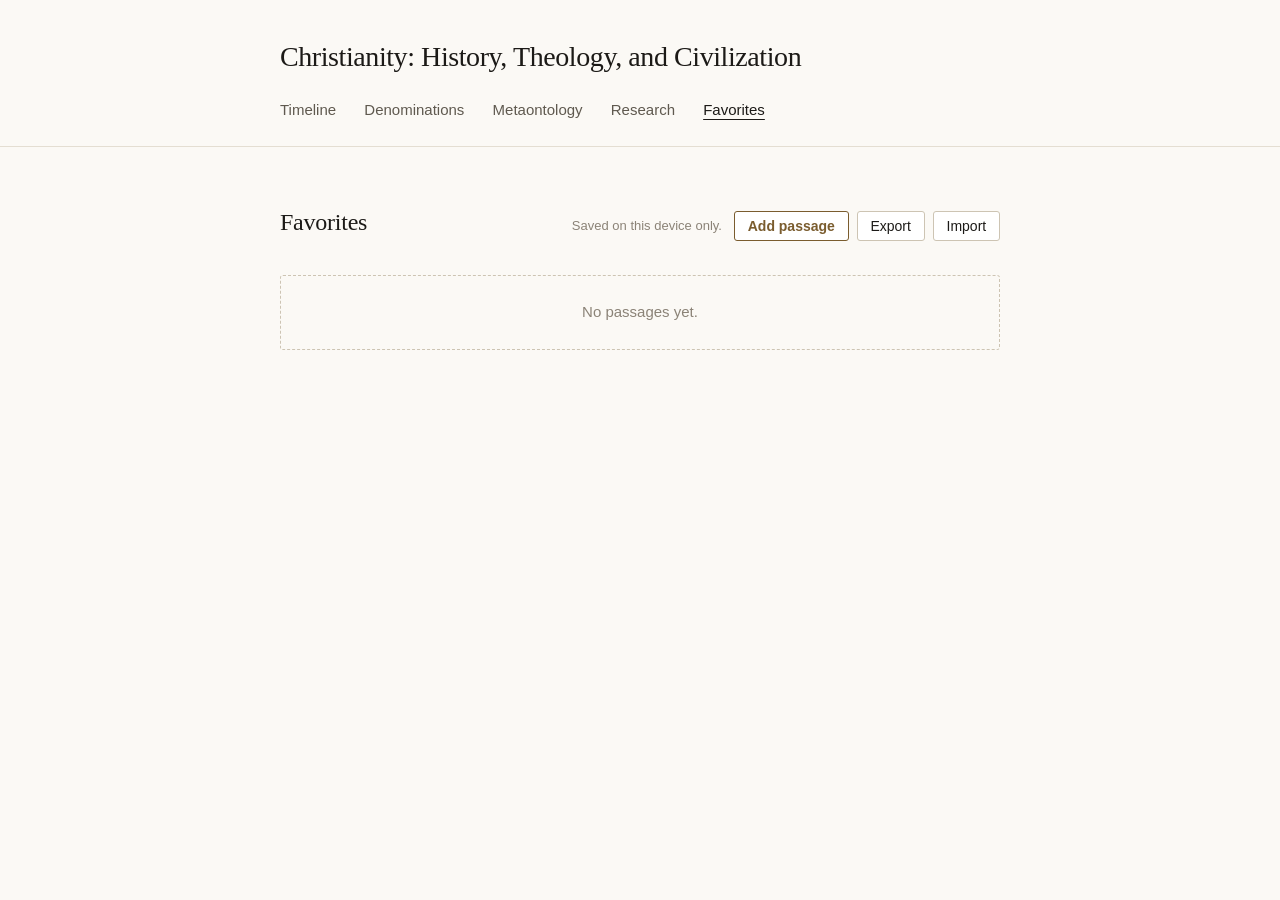
<file: favorites.html>
<!DOCTYPE html>
<html lang="en">
<head>
<meta charset="UTF-8" />
<meta name="viewport" content="width=device-width, initial-scale=1.0" />
<title>Favorites &middot; Christianity: History, Theology, and Civilization</title>
<meta name="robots" content="noindex" />
<link rel="icon" href="assets/icon-32.png" sizes="32x32" />
<link rel="apple-touch-icon" href="assets/icon-180.png" />
<link rel="manifest" href="site.webmanifest" />
<meta name="apple-mobile-web-app-title" content="Christianity" />
<meta name="apple-mobile-web-app-capable" content="yes" />
<meta name="mobile-web-app-capable" content="yes" />
<meta name="theme-color" content="#fbf9f5" media="(prefers-color-scheme: light)" />
<meta name="theme-color" content="#161513" media="(prefers-color-scheme: dark)" />
<link rel="stylesheet" href="styles.css" />
</head>
<body>

<header class="masthead">
  <div class="wrap">
    <h1><a href="timeline.html">Christianity: History, Theology, and Civilization</a></h1>
    <nav>
      <a href="timeline.html">Timeline</a>
      <a href="denominations.html">Denominations</a>
      <a href="terminology.html">Metaontology</a>
      <a href="reading.html">Research</a>
      <a href="favorites.html" aria-current="page">Favorites</a>
      <a href="bulletins.html" id="nav-bulletins" hidden>Bulletins</a>
    </nav>
    <script>try { if (localStorage.getItem('christianity.bulletins.key')) document.getElementById('nav-bulletins').hidden = false; } catch (e) {}</script>
  </div>
</header>

<main class="wrap">

  <section>
    <div class="bar">
      <h2>Favorites</h2>
      <div class="bar-actions">
        <span class="sync-state" id="sync-state" role="status"></span>
        <button type="button" class="btn btn-primary" id="add">Add passage</button>
        <button type="button" class="btn" id="export">Export</button>
        <button type="button" class="btn" id="import">Import</button>
        <input type="file" id="import-file" accept="application/json" hidden />
      </div>
    </div>

    <p class="empty" id="empty" hidden>No passages yet.</p>
    <ol class="favorites" id="list"></ol>
  </section>

</main>

<template id="tpl-favorite">
  <li class="favorite">
    <div class="reading-row">
      <input type="text" class="f-passage" placeholder="Passage, such as John 3:16" aria-label="Passage" autocomplete="off" />
      <button type="button" class="icon-btn f-del" title="Remove passage" aria-label="Remove passage">&times;</button>
    </div>
    <details class="passage" open hidden>
      <summary></summary>
      <div class="passage-text"></div>
    </details>
    <p class="passage-none" hidden>No King James passage matches this.</p>
    <textarea class="f-note" rows="2" placeholder="Note" aria-label="Note"></textarea>
  </li>
</template>

<script src="sync.js"></script>
<script src="passages.js"></script>
<script>
(function () {
  'use strict';

  var $ = function (id) { return document.getElementById(id); };
  var now = function () { return Date.now(); };

  // ---- state -------------------------------------------------------------
  // localStorage is the source of truth for this device and works offline.
  // On an unlocked device, sync.js keeps it level with the other devices.
  var KEY = 'christianity.favorites.v1';
  var TOMBSTONE_DAYS = 90;

  var data = { version: 1, passages: [] };
  var link = null;
  var stale = false;         // newer passages arrived while a field had focus

  function load() {
    try {
      var raw = localStorage.getItem(KEY);
      if (raw) {
        var parsed = JSON.parse(raw);
        if (parsed && Array.isArray(parsed.passages)) data = parsed;
      }
    } catch (e) { /* start empty */ }
  }

  function persist() {
    try { localStorage.setItem(KEY, JSON.stringify(data)); } catch (e) { /* full or blocked */ }
  }

  var saveTimer = null;

  function save() {
    if (link) link.changed();
    if (saveTimer) clearTimeout(saveTimer);
    saveTimer = setTimeout(saved, 250);
  }

  function saved() {
    if (saveTimer) { clearTimeout(saveTimer); saveTimer = null; }
    persist();
    if (link) link.changed();
  }

  function uid() {
    return 'p' + now().toString(36) + Math.random().toString(36).slice(2, 8);
  }

  // Synced and imported data is not trusted to have the right shape.
  function live() {
    return data.passages.filter(function (p) { return p && !p.deleted; }).map(function (p) {
      p.passage = typeof p.passage === 'string' ? p.passage : '';
      p.note = typeof p.note === 'string' ? p.note : '';
      p.createdAt = Number(p.createdAt) || Number(p.updatedAt) || 0;
      return p;
    }).sort(function (a, b) { return b.createdAt - a.createdAt; });
  }

  function touch(item) {
    item.updatedAt = now();
    save();
  }

  // ---- merge -------------------------------------------------------------
  // Last write wins per passage. A removed passage leaves a tombstone,
  // otherwise another device would bring it back on the next pull.
  function merge(mine, theirs) {
    var out = {};
    var cutoff = now() - TOMBSTONE_DAYS * 86400000;

    function take(item) {
      if (!item || typeof item.id !== 'string' || !item.id) return;
      if (item.deleted && (item.updatedAt || 0) < cutoff) return;  // aged out
      var seen = out[item.id];
      if (!seen || (item.updatedAt || 0) > (seen.updatedAt || 0)) out[item.id] = item;
    }

    mine.forEach(take);
    theirs.forEach(take);

    return Object.keys(out).sort().map(function (k) { return out[k]; });
  }

  // ---- sync --------------------------------------------------------------
  function typing() {
    var el = document.activeElement;
    return !!el && (el.tagName === 'TEXTAREA' || el.tagName === 'INPUT' || el.isContentEditable);
  }

  function arrived(passages, changed) {
    data.passages = passages;
    persist();
    if (!changed) return;
    if (typing()) stale = true; else render();
  }

  function connect(device) {
    link = Notes.sync({
      device: device,
      path: '/api/favorites',
      field: 'passages',
      read: function () { return data.passages; },
      write: arrived,
      merge: merge,
      note: $('sync-state')
    });
  }

  // ---- the text of a passage ---------------------------------------------
  // Looked up from the reference each time from the King James files that
  // ship with the site, not stored with the list.
  var PRINT_MS = 600;

  function print(row, typed) {
    var block = row.querySelector('.passage');
    var none = row.querySelector('.passage-none');
    row.asked = typed;

    if (!typed.trim()) {
      block.hidden = true;
      none.hidden = true;
      return;
    }

    Passages.find(typed).then(function (found) {
      if (row.asked !== typed) return;        // the field has changed since
      block.hidden = !found;
      none.hidden = !!found;
      if (!found) return;
      block.querySelector('summary').textContent = found.title + ' · King James Version';
      Passages.show(found, block.querySelector('.passage-text'));
    }).catch(function () {
      if (row.asked !== typed) return;
      block.hidden = true;
      none.hidden = true;
    });
  }

  // Wait for a pause in typing, so half a reference does not print a chapter.
  function printSoon(row, typed) {
    if (row.printTimer) clearTimeout(row.printTimer);
    row.printTimer = setTimeout(function () { print(row, typed); }, PRINT_MS);
  }

  // ---- the page ----------------------------------------------------------
  function build(item) {
    var row = $('tpl-favorite').content.firstElementChild.cloneNode(true);
    var passage = row.querySelector('.f-passage');
    var note = row.querySelector('.f-note');
    row.dataset.id = item.id;

    passage.value = item.passage;
    note.value = item.note;

    passage.addEventListener('input', function () {
      item.passage = this.value;
      touch(item);
      printSoon(row, item.passage);
    });

    note.addEventListener('input', function () {
      item.note = this.value;
      touch(item);
    });

    row.querySelector('.f-del').addEventListener('click', function () {
      var label = item.passage.trim();
      if ((label || item.note.trim()) &&
          !window.confirm(label ? 'Remove ' + label + '?' : 'Remove this passage?')) return;
      // Replace with a tombstone so the removal reaches other devices.
      data.passages[data.passages.indexOf(item)] = { id: item.id, deleted: true, updatedAt: now() };
      saved();
      render();
    });

    print(row, item.passage);
    return row;
  }

  function render() {
    stale = false;
    var items = live();
    var list = $('list');
    list.textContent = '';
    items.forEach(function (item) { list.appendChild(build(item)); });
    $('empty').hidden = items.length > 0;
  }

  // ---- actions -----------------------------------------------------------
  $('add').addEventListener('click', function () {
    var stamp = now();
    var item = { id: uid(), passage: '', note: '', createdAt: stamp, updatedAt: stamp };
    data.passages.push(item);
    saved();
    render();
    var field = document.querySelector('.favorite[data-id="' + item.id + '"] .f-passage');
    if (field) field.focus();
  });

  $('export').addEventListener('click', function () {
    var blob = new Blob([JSON.stringify(data, null, 2)], { type: 'application/json' });
    var href = URL.createObjectURL(blob);
    var a = document.createElement('a');
    a.href = href;
    a.download = 'favorites.json';
    document.body.appendChild(a);
    a.click();
    document.body.removeChild(a);
    setTimeout(function () { URL.revokeObjectURL(href); }, 1000);
  });

  $('import').addEventListener('click', function () { $('import-file').click(); });

  $('import-file').addEventListener('change', function () {
    var file = this.files && this.files[0];
    if (!file) return;
    var reader = new FileReader();
    reader.onload = function () {
      var incoming;
      try {
        incoming = JSON.parse(reader.result);
      } catch (e) {
        window.alert('That file is not valid JSON.');
        return;
      }
      if (!incoming || !Array.isArray(incoming.passages)) {
        window.alert('That file has no passages in it.');
        return;
      }
      // An import is an explicit choice, so it wins over what is already here.
      var stamp = now();
      incoming.passages.forEach(function (p) { if (p) p.updatedAt = stamp; });
      data.passages = merge(data.passages, incoming.passages);
      saved();
      render();
    };
    reader.readAsText(file);
    this.value = '';
  });

  // ---- start -------------------------------------------------------------
  load();
  render();

  setInterval(function () { if (stale && !typing()) render(); }, 5000);
  window.addEventListener('focus', function () { if (stale && !typing()) render(); });
  // Leaving the page: do not wait out the save delay.
  window.addEventListener('pagehide', function () { if (saveTimer) saved(); });
  document.addEventListener('visibilitychange', function () {
    if (document.visibilityState === 'hidden' && saveTimer) saved();
  });

  Notes.unlocked().then(connect);
}());
</script>

</body>
</html>
</file>
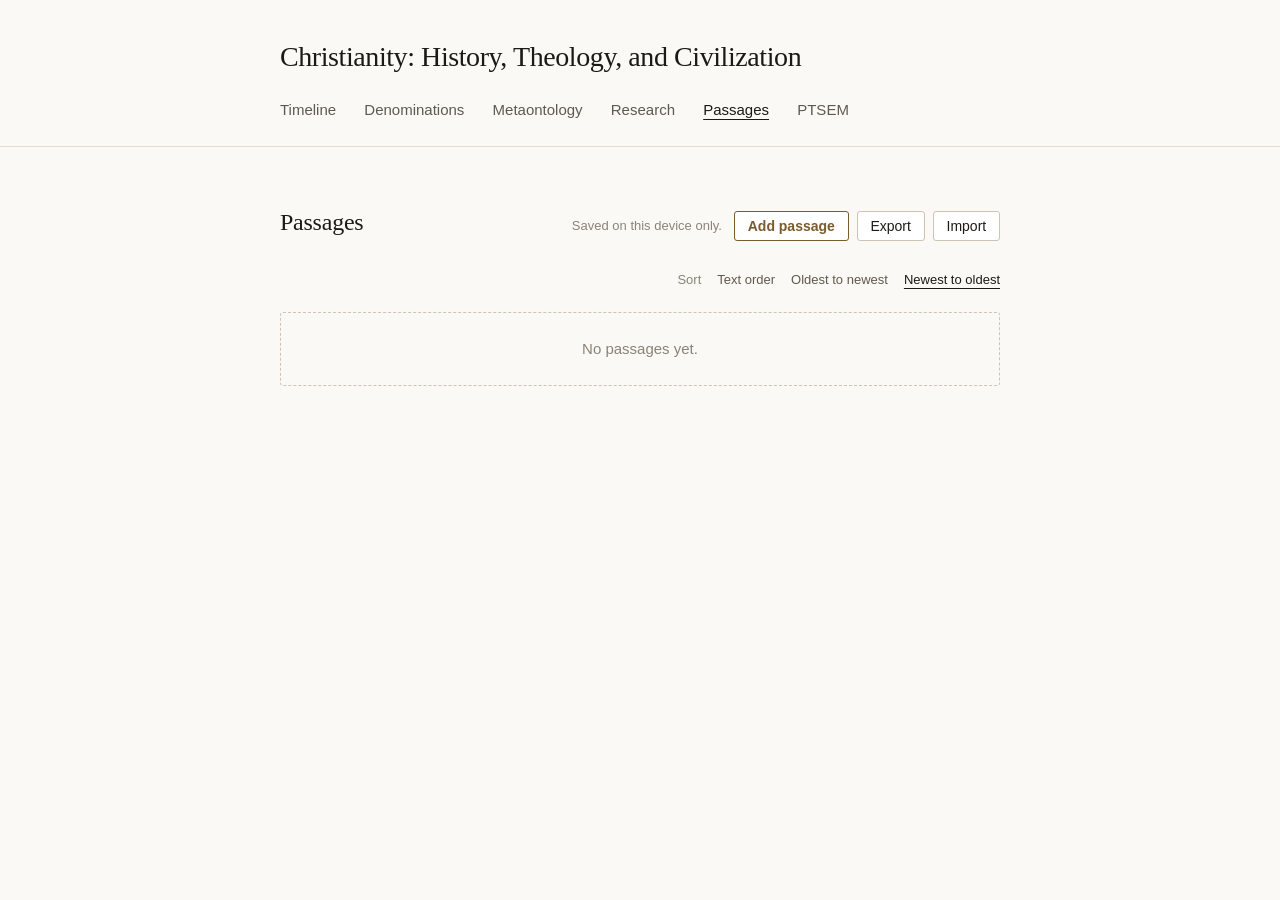
<file: passages.html>
<!DOCTYPE html>
<html lang="en">
<head>
<meta charset="UTF-8" />
<meta name="viewport" content="width=device-width, initial-scale=1.0" />
<title>Passages &middot; Christianity: History, Theology, and Civilization</title>
<meta name="robots" content="noindex" />
<link rel="icon" href="assets/icon-32.png" sizes="32x32" />
<link rel="apple-touch-icon" href="assets/icon-180.png" />
<link rel="manifest" href="site.webmanifest" />
<meta name="apple-mobile-web-app-title" content="Christianity" />
<meta name="apple-mobile-web-app-capable" content="yes" />
<meta name="mobile-web-app-capable" content="yes" />
<meta name="theme-color" content="#fbf9f5" media="(prefers-color-scheme: light)" />
<meta name="theme-color" content="#161513" media="(prefers-color-scheme: dark)" />
<link rel="stylesheet" href="styles.css" />
</head>
<body>

<header class="masthead">
  <div class="wrap">
    <h1><a href="timeline.html">Christianity: History, Theology, and Civilization</a></h1>
    <nav>
      <a href="timeline.html">Timeline</a>
      <a href="denominations.html">Denominations</a>
      <a href="terminology.html">Metaontology</a>
      <a href="reading.html">Research</a>
      <a href="passages.html" aria-current="page">Passages</a>
      <a href="ptsem.html">PTSEM</a>
      <a href="bulletins.html" id="nav-bulletins" hidden>Bulletins</a>
    </nav>
    <script>try { if (localStorage.getItem('christianity.bulletins.key')) document.getElementById('nav-bulletins').hidden = false; } catch (e) {}</script>
  </div>
</header>

<main class="wrap">

  <section>
    <div class="bar">
      <h2>Passages</h2>
      <div class="bar-actions">
        <span class="sync-state" id="sync-state" role="status"></span>
        <button type="button" class="btn btn-primary" id="add">Add passage</button>
        <button type="button" class="btn" id="export">Export</button>
        <button type="button" class="btn" id="import">Import</button>
        <input type="file" id="import-file" accept="application/json" hidden />
      </div>
    </div>

    <p class="sort" id="sort" role="group" aria-label="Sort">
      <span class="sort-label">Sort</span>
      <button type="button" class="sort-btn" data-sort="bible" aria-pressed="false">Text order</button>
      <button type="button" class="sort-btn" data-sort="oldest" aria-pressed="false">Oldest to newest</button>
      <button type="button" class="sort-btn" data-sort="recent" aria-pressed="true">Newest to oldest</button>
    </p>

    <p class="empty" id="empty" hidden>No passages yet.</p>
    <ol class="fav-list" id="list"></ol>
  </section>

</main>

<template id="tpl-passage">
  <li class="fav">
    <div class="reading-row">
      <input type="text" class="f-passage" placeholder="Passage, such as John 3:16" aria-label="Passage" autocomplete="off" />
      <button type="button" class="icon-btn f-del" title="Remove passage" aria-label="Remove passage">&times;</button>
    </div>
    <details class="passage" open hidden>
      <summary></summary>
      <div class="passage-text"></div>
    </details>
    <p class="passage-none" hidden>No King James passage matches this.</p>
    <div class="f-note editor-here"></div>
  </li>
</template>

<script src="sync.js"></script>
<script src="passages.js"></script>
<script src="editor.js"></script>
<script>
(function () {
  'use strict';

  var $ = function (id) { return document.getElementById(id); };
  var now = function () { return Date.now(); };

  // ---- state -------------------------------------------------------------
  // localStorage is the source of truth for this device and works offline.
  // On an unlocked device, sync.js keeps it level with the other devices.
  var KEY = 'christianity.passages.v1';
  var TOMBSTONE_DAYS = 90;

  var data = { version: 1, passages: [] };
  var link = null;
  var stale = false;         // newer passages arrived while a field had focus

  function load() {
    try {
      var raw = localStorage.getItem(KEY);
      if (raw) {
        var parsed = JSON.parse(raw);
        if (parsed && Array.isArray(parsed.passages)) data = parsed;
      }
    } catch (e) { /* start empty */ }
  }

  function persist() {
    try { localStorage.setItem(KEY, JSON.stringify(data)); } catch (e) { /* full or blocked */ }
  }

  var saveTimer = null;

  function save() {
    if (link) link.changed();
    if (saveTimer) clearTimeout(saveTimer);
    saveTimer = setTimeout(saved, 250);
  }

  function saved() {
    if (saveTimer) { clearTimeout(saveTimer); saveTimer = null; }
    persist();
    if (link) link.changed();
  }

  function uid() {
    return 'p' + now().toString(36) + Math.random().toString(36).slice(2, 8);
  }

  // Synced and imported data is not trusted to have the right shape.
  function live() {
    return data.passages.filter(function (p) { return p && !p.deleted; }).map(function (p) {
      p.passage = typeof p.passage === 'string' ? p.passage : '';
      p.note = asHtml(typeof p.note === 'string' ? p.note : '');
      p.createdAt = Number(p.createdAt) || Number(p.updatedAt) || 0;
      return p;
    }).sort(order === 'bible' ? byBible : order === 'oldest' ? byOldest : byRecent);
  }

  // ---- order -------------------------------------------------------------
  // In the order of the books of the Bible, oldest first, or newest first. The choice
  // is kept on this device and is not part of what syncs.
  var ORDER_KEY = 'christianity.passages.sort';
  var order = 'recent';
  try {
    var kept = localStorage.getItem(ORDER_KEY);
    if (kept === 'bible' || kept === 'oldest') order = kept;
  } catch (e) { /* default */ }

  function byRecent(a, b) { return b.createdAt - a.createdAt; }
  function byOldest(a, b) { return a.createdAt - b.createdAt; }

  // An entry with no reference yet, or one that cannot be read, comes first,
  // where a new entry is expected and a mistyped one is seen.
  function byBible(a, b) {
    var x = Passages.place(a.passage), y = Passages.place(b.passage);
    if (!x || !y) return x ? 1 : y ? -1 : byRecent(a, b);
    // Latest in the Bible at the top, so Genesis sits at the foot of the list.
    return y[0] - x[0] || y[1] - x[1] || y[2] - x[2] || byRecent(a, b);
  }

  function showOrder(count) {
    Array.prototype.forEach.call(document.querySelectorAll('.sort-btn'), function (btn) {
      btn.setAttribute('aria-pressed', String(btn.dataset.sort === order));
    });
  }

  Array.prototype.forEach.call(document.querySelectorAll('.sort-btn'), function (btn) {
    btn.addEventListener('click', function () {
      if (order === btn.dataset.sort) return;
      order = btn.dataset.sort;
      try { localStorage.setItem(ORDER_KEY, order); } catch (e) { /* this visit only */ }
      render();
    });
  });

  function touch(item) {
    item.updatedAt = now();
    save();
  }

  // ---- merge -------------------------------------------------------------
  // Last write wins per passage. A removed passage leaves a tombstone,
  // otherwise another device would bring it back on the next pull.
  function merge(mine, theirs) {
    var out = {};
    var cutoff = now() - TOMBSTONE_DAYS * 86400000;

    function take(item) {
      if (!item || typeof item.id !== 'string' || !item.id) return;
      if (item.deleted && (item.updatedAt || 0) < cutoff) return;  // aged out
      var seen = out[item.id];
      if (!seen || (item.updatedAt || 0) > (seen.updatedAt || 0)) out[item.id] = item;
    }

    mine.forEach(take);
    theirs.forEach(take);

    return Object.keys(out).sort().map(function (k) { return out[k]; });
  }

  // ---- sync --------------------------------------------------------------
  function typing() {
    var el = document.activeElement;
    return !!el && (el.tagName === 'TEXTAREA' || el.tagName === 'INPUT' || el.isContentEditable);
  }

  function arrived(passages, changed) {
    data.passages = passages;
    persist();
    if (!changed) return;
    if (typing()) stale = true; else render();
  }

  function connect(device) {
    link = Notes.sync({
      device: device,
      path: '/api/passages',
      field: 'passages',
      read: function () { return data.passages; },
      write: arrived,
      merge: merge,
      note: $('sync-state')
    });
  }

  // ---- the text of a passage ---------------------------------------------
  // Looked up from the reference each time from the King James files that
  // ship with the site, not stored with the list.
  var PRINT_MS = 600;

  function print(row, typed) {
    var block = row.querySelector('.passage');
    var none = row.querySelector('.passage-none');
    row.asked = typed;

    if (!typed.trim()) {
      block.hidden = true;
      none.hidden = true;
      return;
    }

    Passages.find(typed).then(function (found) {
      if (row.asked !== typed) return;        // the field has changed since
      block.hidden = !found;
      none.hidden = !!found;
      if (!found) return;
      block.querySelector('summary').textContent = found.title + ' · King James Version';
      Passages.show(found, block.querySelector('.passage-text'));
    }).catch(function () {
      if (row.asked !== typed) return;
      block.hidden = true;
      none.hidden = true;
    });
  }

  // Wait for a pause in typing, so half a reference does not print a chapter.
  function printSoon(row, typed) {
    if (row.printTimer) clearTimeout(row.printTimer);
    row.printTimer = setTimeout(function () { print(row, typed); }, PRINT_MS);
  }

  // ---- notes --------------------------------------------------------------
  // Notes are HTML from editor.js, which checks every note on read and write.
  // Notes written before the editor are plain text: each line becomes a
  // paragraph. The stored note changes the next time it is edited.
  function asHtml(note) {
    if (!note || /<\/?(p|br|b|strong|i|em|mark|ul|ol|li|blockquote|div|a|span)\b[^>]*>/i.test(note)) return note;
    return note.split(/\n/).filter(function (line) { return line.trim(); }).map(function (line) {
      var p = document.createElement('p');
      p.textContent = line;
      return p.outerHTML;
    }).join('');
  }

  function noteText(note) {
    return NotesEditor.clean(note).textContent.trim();
  }

  // ---- the page ----------------------------------------------------------
  var unmounts = [];

  function build(item) {
    var row = $('tpl-passage').content.firstElementChild.cloneNode(true);
    var passage = row.querySelector('.f-passage');
    row.dataset.id = item.id;

    passage.value = item.passage;

    passage.addEventListener('input', function () {
      item.passage = this.value;
      touch(item);
      printSoon(row, item.passage);
      // In Bible order a changed reference may belong elsewhere in the list.
      // It moves once no field has focus, not under the typist's hands.
      if (order === 'bible') stale = true;
    });

    var editor = NotesEditor.build('Note');
    editor.classList.add('f-note');
    row.querySelector('.editor-here').replaceWith(editor);
    unmounts.push(NotesEditor.mount(editor, {
      get: function () { return item.note; },
      set: function (html) { item.note = html; touch(item); }
    }));

    row.querySelector('.f-del').addEventListener('click', function () {
      var label = item.passage.trim();
      if ((label || noteText(item.note)) &&
          !window.confirm(label ? 'Remove ' + label + '?' : 'Remove this passage?')) return;
      // Replace with a tombstone so the removal reaches other devices.
      data.passages[data.passages.indexOf(item)] = { id: item.id, deleted: true, updatedAt: now() };
      saved();
      render();
    });

    print(row, item.passage);
    return row;
  }

  function render() {
    stale = false;
    unmounts.forEach(function (off) { off(); });
    unmounts = [];
    var items = live();
    var list = $('list');
    list.textContent = '';
    items.forEach(function (item) { list.appendChild(build(item)); });
    $('empty').hidden = items.length > 0;
    showOrder(items.length);
  }

  // ---- actions -----------------------------------------------------------
  $('add').addEventListener('click', function () {
    var stamp = now();
    var item = { id: uid(), passage: '', note: '', createdAt: stamp, updatedAt: stamp };
    data.passages.push(item);
    saved();
    render();
    var field = document.querySelector('.fav[data-id="' + item.id + '"] .f-passage');
    if (field) field.focus();
  });

  $('export').addEventListener('click', function () {
    var blob = new Blob([JSON.stringify(data, null, 2)], { type: 'application/json' });
    var href = URL.createObjectURL(blob);
    var a = document.createElement('a');
    a.href = href;
    a.download = 'passages.json';
    document.body.appendChild(a);
    a.click();
    document.body.removeChild(a);
    setTimeout(function () { URL.revokeObjectURL(href); }, 1000);
  });

  $('import').addEventListener('click', function () { $('import-file').click(); });

  $('import-file').addEventListener('change', function () {
    var file = this.files && this.files[0];
    if (!file) return;
    var reader = new FileReader();
    reader.onload = function () {
      var incoming;
      try {
        incoming = JSON.parse(reader.result);
      } catch (e) {
        window.alert('That file is not valid JSON.');
        return;
      }
      if (!incoming || !Array.isArray(incoming.passages)) {
        window.alert('That file has no passages in it.');
        return;
      }
      // An import is an explicit choice, so it wins over what is already here.
      var stamp = now();
      incoming.passages.forEach(function (p) { if (p) p.updatedAt = stamp; });
      data.passages = merge(data.passages, incoming.passages);
      saved();
      render();
    };
    reader.readAsText(file);
    this.value = '';
  });

  // ---- start -------------------------------------------------------------
  load();
  render();

  setInterval(function () { if (stale && !typing()) render(); }, 5000);
  window.addEventListener('focus', function () { if (stale && !typing()) render(); });
  // Leaving the page: do not wait out the save delay.
  window.addEventListener('pagehide', function () { if (saveTimer) saved(); });
  document.addEventListener('visibilitychange', function () {
    if (document.visibilityState === 'hidden' && saveTimer) saved();
  });

  Notes.unlocked().then(connect);
}());
</script>

</body>
</html>
</file>
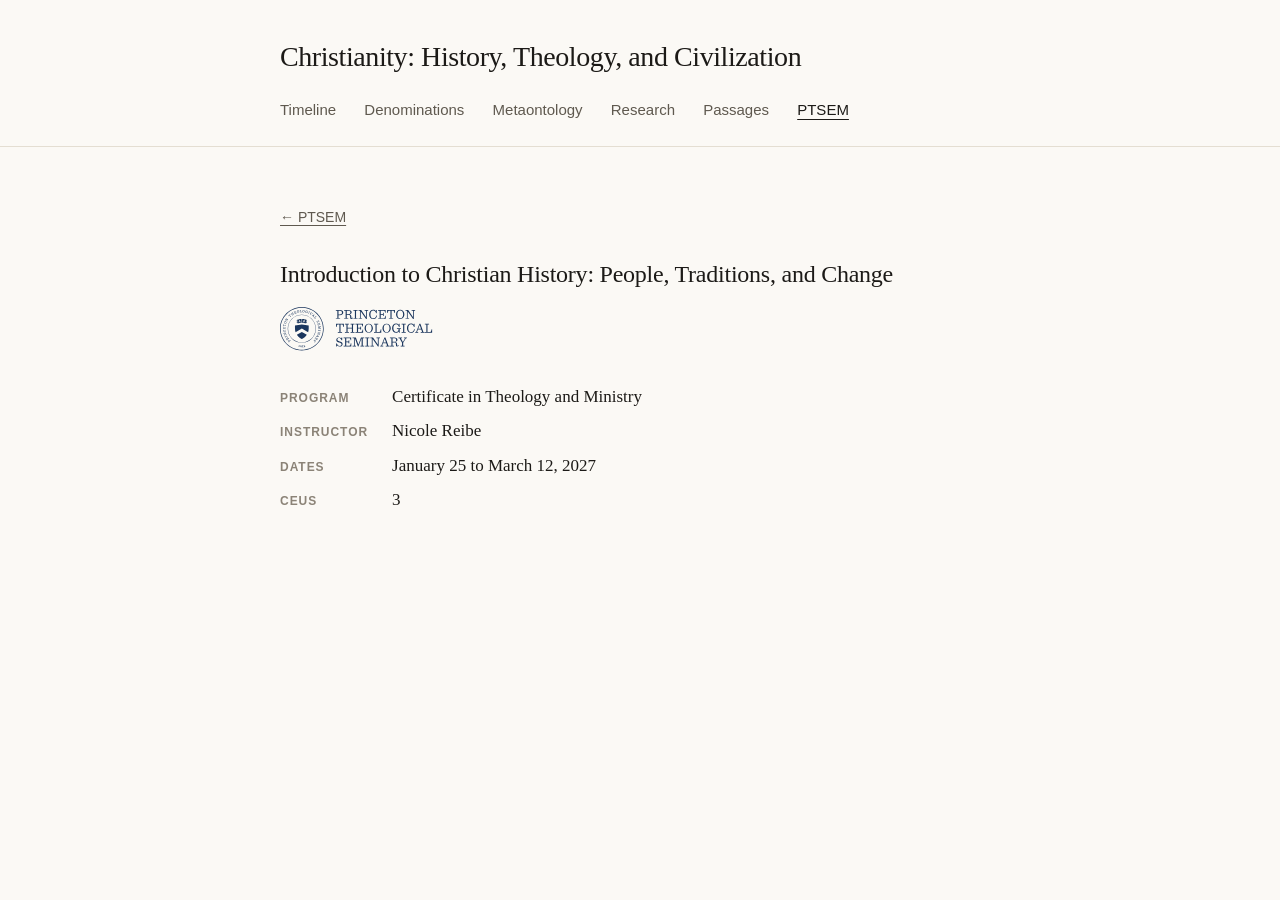
<file: ptsem-history.html>
<!DOCTYPE html>
<html lang="en">
<head>
<meta charset="UTF-8" />
<meta name="viewport" content="width=device-width, initial-scale=1.0" />
<title>Introduction to Christian History &middot; PTSEM &middot; Christianity: History, Theology, and Civilization</title>
<meta name="robots" content="noindex" />
<link rel="icon" href="assets/icon-32.png" sizes="32x32" />
<link rel="apple-touch-icon" href="assets/icon-180.png" />
<link rel="manifest" href="site.webmanifest" />
<meta name="apple-mobile-web-app-title" content="Christianity" />
<meta name="apple-mobile-web-app-capable" content="yes" />
<meta name="mobile-web-app-capable" content="yes" />
<meta name="theme-color" content="#fbf9f5" media="(prefers-color-scheme: light)" />
<meta name="theme-color" content="#161513" media="(prefers-color-scheme: dark)" />
<link rel="stylesheet" href="styles.css" />
</head>
<body data-course="history">

<header class="masthead">
  <div class="wrap">
    <h1><a href="timeline.html">Christianity: History, Theology, and Civilization</a></h1>
    <nav>
      <a href="timeline.html">Timeline</a>
      <a href="denominations.html">Denominations</a>
      <a href="terminology.html">Metaontology</a>
      <a href="reading.html">Research</a>
      <a href="passages.html">Passages</a>
      <a href="ptsem.html" aria-current="page">PTSEM</a>
      <a href="bulletins.html" id="nav-bulletins" hidden>Bulletins</a>
    </nav>
    <script>try { if (localStorage.getItem('christianity.bulletins.key')) document.getElementById('nav-bulletins').hidden = false; } catch (e) {}</script>
  </div>
</header>

<main class="wrap">

  <section>
    <p class="crumb"><a class="linkish" href="ptsem.html">&larr; PTSEM</a></p>

    <div class="bar">
      <h2>Introduction to Christian History: People, Traditions, and Change</h2>
      <p class="pts-logo">
        <img class="logo-light" src="assets/ptsem-logo.svg" alt="Princeton Theological Seminary" width="177" height="51" />
        <img class="logo-dark" src="assets/ptsem-logo-white.svg" alt="Princeton Theological Seminary" width="177" height="51" />
      </p>
    </div>

    <dl class="facts">
      <div><dt>Program</dt><dd>Certificate in Theology and Ministry</dd></div>
      <div><dt>Instructor</dt><dd>Nicole Reibe</dd></div>
      <div><dt>Dates</dt><dd>January 25 to March 12, 2027</dd></div>
      <div><dt>CEUs</dt><dd>3</dd></div>
    </dl>

    <!-- Course materials are private. They show on an unlocked device only,
         so a visitor sees the course and no empty form. -->
    <div id="materials" hidden>
      <div class="bar bar-sub">
        <h3>Course materials</h3>
        <div class="bar-actions">
          <span class="sync-state" id="sync-state" role="status"></span>
          <button type="button" class="btn btn-primary" id="add">Add material</button>
        </div>
      </div>

      <p class="empty" id="empty" hidden>No materials yet.</p>
      <ol class="chapters" id="list"></ol>
    </div>
  </section>

</main>

<template id="tpl-material">
  <li class="chapter material">
    <div class="chapter-head">
      <input type="text" class="c-title m-title" placeholder="Title" aria-label="Title" autocomplete="off" />
      <span class="chapter-tools">
        <button type="button" class="icon-btn m-up" title="Move up" aria-label="Move up">&uarr;</button>
        <button type="button" class="icon-btn m-down" title="Move down" aria-label="Move down">&darr;</button>
        <button type="button" class="icon-btn m-del" title="Remove material" aria-label="Remove material">&times;</button>
      </span>
    </div>
    <div class="reading-row m-link-row">
      <input type="text" class="m-link" placeholder="Link" aria-label="Link" inputmode="url"
             autocomplete="off" autocapitalize="off" spellcheck="false" />
      <a class="linkish m-open" target="_blank" rel="noopener noreferrer" hidden>Open</a>
    </div>
    <div class="editor-here"></div>
  </li>
</template>

<script src="sync.js"></script>
<script src="editor.js"></script>
<script src="ptsem.js"></script>

</body>
</html>
</file>
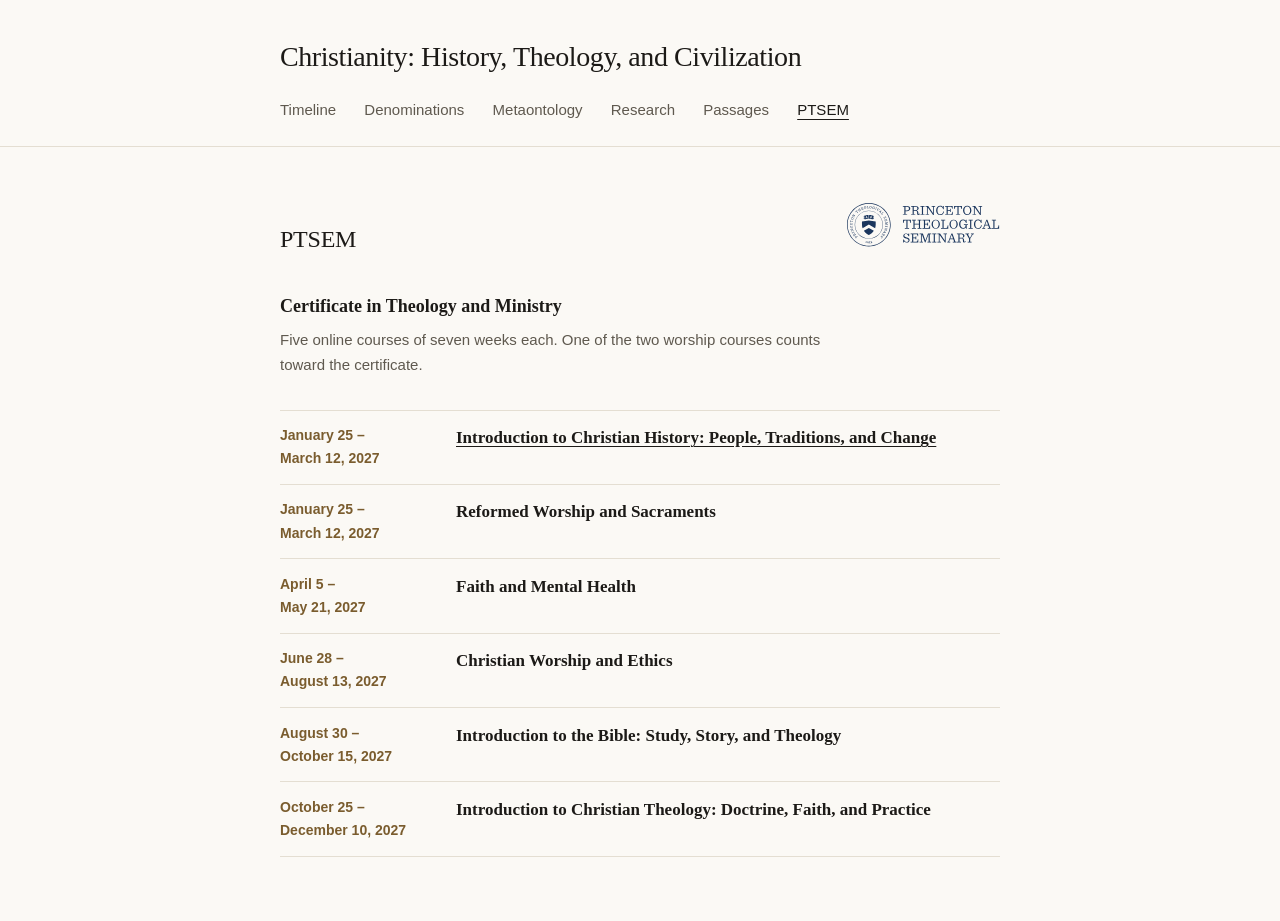
<file: ptsem.html>
<!DOCTYPE html>
<html lang="en">
<head>
<meta charset="UTF-8" />
<meta name="viewport" content="width=device-width, initial-scale=1.0" />
<title>PTSEM &middot; Christianity: History, Theology, and Civilization</title>
<meta name="robots" content="noindex" />
<link rel="icon" href="assets/icon-32.png" sizes="32x32" />
<link rel="apple-touch-icon" href="assets/icon-180.png" />
<link rel="manifest" href="site.webmanifest" />
<meta name="apple-mobile-web-app-title" content="Christianity" />
<meta name="apple-mobile-web-app-capable" content="yes" />
<meta name="mobile-web-app-capable" content="yes" />
<meta name="theme-color" content="#fbf9f5" media="(prefers-color-scheme: light)" />
<meta name="theme-color" content="#161513" media="(prefers-color-scheme: dark)" />
<link rel="stylesheet" href="styles.css" />
</head>
<body>

<header class="masthead">
  <div class="wrap">
    <h1><a href="timeline.html">Christianity: History, Theology, and Civilization</a></h1>
    <nav>
      <a href="timeline.html">Timeline</a>
      <a href="denominations.html">Denominations</a>
      <a href="terminology.html">Metaontology</a>
      <a href="reading.html">Research</a>
      <a href="passages.html">Passages</a>
      <a href="ptsem.html" aria-current="page">PTSEM</a>
      <a href="bulletins.html" id="nav-bulletins" hidden>Bulletins</a>
    </nav>
    <script>try { if (localStorage.getItem('christianity.bulletins.key')) document.getElementById('nav-bulletins').hidden = false; } catch (e) {}</script>
  </div>
</header>

<main class="wrap">

  <section>
    <div class="bar">
      <h2>PTSEM</h2>
      <p class="pts-logo">
        <img class="logo-light" src="assets/ptsem-logo.svg" alt="Princeton Theological Seminary" width="177" height="51" />
        <img class="logo-dark" src="assets/ptsem-logo-white.svg" alt="Princeton Theological Seminary" width="177" height="51" />
      </p>
    </div>

    <h3>Certificate in Theology and Ministry</h3>
    <p class="section-note">Five online courses of seven weeks each. One of the two worship courses counts toward the certificate.</p>

    <dl class="dates schedule">
      <div>
        <dt><span>January 25 &ndash;</span> <span>March 12, 2027</span></dt>
        <p class="date-name"><a href="ptsem-history.html">Introduction to Christian History: People, Traditions, and Change</a></p>
      </div>
      <div>
        <dt><span>January 25 &ndash;</span> <span>March 12, 2027</span></dt>
        <p class="date-name">Reformed Worship and Sacraments</p>
      </div>
      <div>
        <dt><span>April 5 &ndash;</span> <span>May 21, 2027</span></dt>
        <p class="date-name">Faith and Mental Health</p>
      </div>
      <div>
        <dt><span>June 28 &ndash;</span> <span>August 13, 2027</span></dt>
        <p class="date-name">Christian Worship and Ethics</p>
      </div>
      <div>
        <dt><span>August 30 &ndash;</span> <span>October 15, 2027</span></dt>
        <p class="date-name">Introduction to the Bible: Study, Story, and Theology</p>
      </div>
      <div>
        <dt><span>October 25 &ndash;</span> <span>December 10, 2027</span></dt>
        <p class="date-name">Introduction to Christian Theology: Doctrine, Faith, and Practice</p>
      </div>
    </dl>
  </section>

</main>

</body>
</html>
</file>
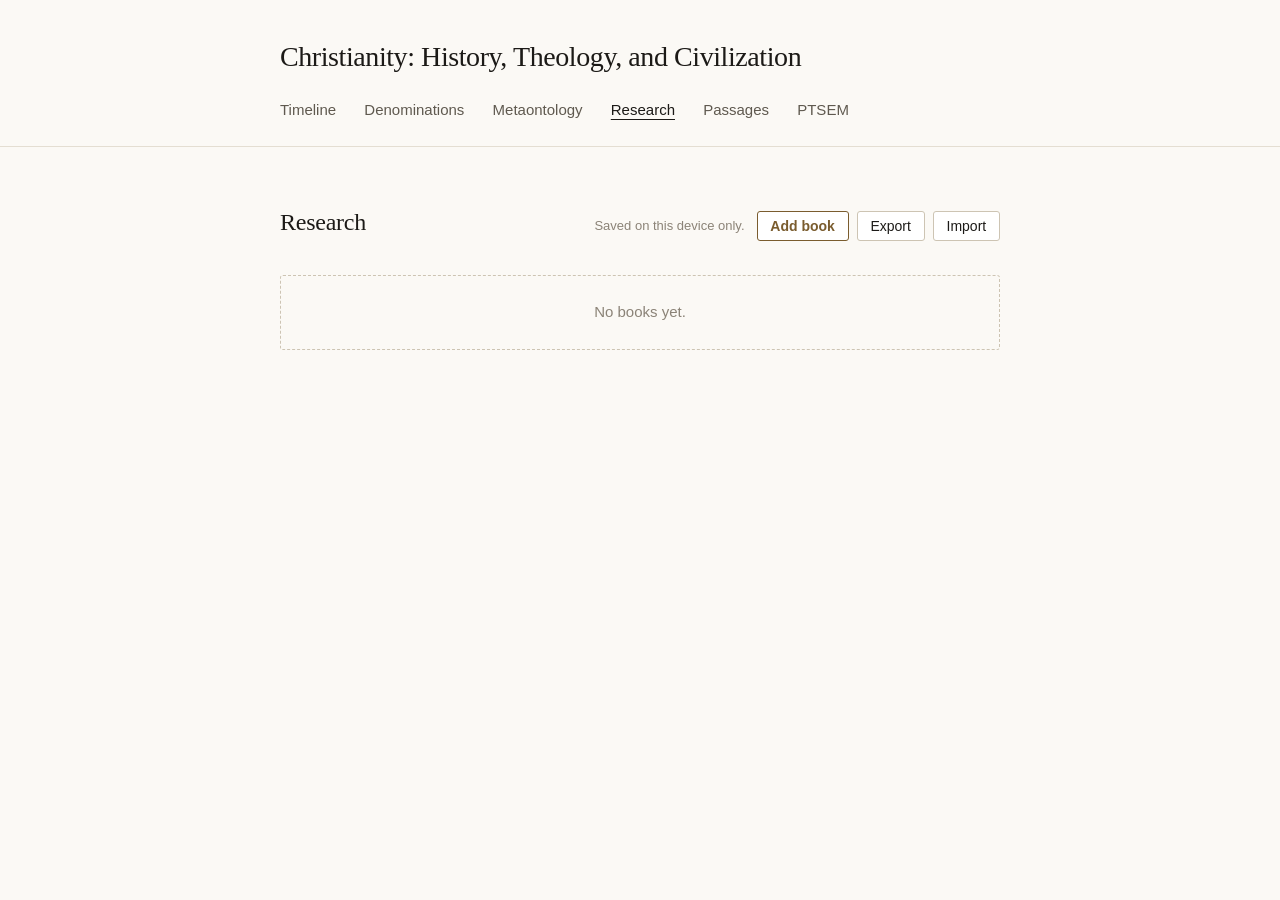
<file: reading.html>
<!DOCTYPE html>
<html lang="en">
<head>
<meta charset="UTF-8" />
<meta name="viewport" content="width=device-width, initial-scale=1.0" />
<title>Research &middot; Christianity: History, Theology, and Civilization</title>
<meta name="description" content="Research notes by book and chapter." />
<link rel="icon" href="assets/icon-32.png" sizes="32x32" />
<link rel="apple-touch-icon" href="assets/icon-180.png" />
<link rel="manifest" href="site.webmanifest" />
<meta name="apple-mobile-web-app-title" content="Christianity" />
<meta name="apple-mobile-web-app-capable" content="yes" />
<meta name="mobile-web-app-capable" content="yes" />
<meta name="theme-color" content="#fbf9f5" media="(prefers-color-scheme: light)" />
<meta name="theme-color" content="#161513" media="(prefers-color-scheme: dark)" />
<link rel="stylesheet" href="styles.css" />
</head>
<body>

<header class="masthead">
  <div class="wrap">
    <h1><a href="timeline.html">Christianity: History, Theology, and Civilization</a></h1>
    <nav>
      <a href="timeline.html">Timeline</a>
      <a href="denominations.html">Denominations</a>
      <a href="terminology.html">Metaontology</a>
      <a href="reading.html" aria-current="page">Research</a>
      <a href="passages.html">Passages</a>
      <a href="ptsem.html">PTSEM</a>
      <a href="bulletins.html" id="nav-bulletins" hidden>Bulletins</a>
    </nav>
    <script>try { if (localStorage.getItem('christianity.bulletins.key')) document.getElementById('nav-bulletins').hidden = false; } catch (e) {}</script>
  </div>
</header>

<main class="wrap">

  <section>
    <div class="bar">
      <h2>Research</h2>
      <div class="bar-actions">
        <span class="sync-state" id="sync-state" role="status"></span>
        <button type="button" class="btn btn-primary" id="new-book">Add book</button>
        <button type="button" class="btn" id="export">Export</button>
        <button type="button" class="btn" id="import">Import</button>
        <input type="file" id="import-file" accept="application/json" hidden />
      </div>
    </div>

    <!-- Library -->
    <div id="library">
      <p class="empty" id="empty" hidden>No books yet.</p>
      <ul class="books" id="books"></ul>
    </div>

    <!-- One book -->
    <div id="book" hidden>
      <p class="crumb"><button type="button" class="linkish" id="back">&larr; All books</button></p>

      <div class="book-header" id="book-header" hidden>
        <h3 class="bh-title" id="bh-title"></h3>
        <p class="bh-meta" id="bh-meta"></p>
        <p class="bh-note" id="bh-note"></p>
        <button type="button" class="linkish" id="edit-book">Edit book details</button>
      </div>

      <div id="book-form">
      <div class="fields">
        <label class="field field-wide">
          <span>Title</span>
          <input type="text" id="f-title" autocomplete="off" />
        </label>
        <label class="field field-wide">
          <span>Author</span>
          <input type="text" id="f-author" autocomplete="off" />
        </label>
        <label class="field">
          <span>Publisher</span>
          <input type="text" id="f-publisher" autocomplete="off" />
        </label>
        <label class="field">
          <span>Year</span>
          <input type="text" id="f-year" inputmode="numeric" autocomplete="off" />
        </label>
        <label class="field field-wide">
          <span>Publication details</span>
          <input type="text" id="f-details" autocomplete="off"
                 placeholder="Edition, translator, series, ISBN" />
        </label>
        <label class="field field-wide">
          <span>Note on the book</span>
          <textarea id="f-note" rows="3"></textarea>
        </label>
      </div>
      <p class="form-actions">
        <button type="button" class="btn btn-primary" id="save-book">Save book</button>
      </p>
      </div>

      <div class="bar bar-sub">
        <h3>Chapters</h3>
        <button type="button" class="btn" id="new-chapter">Add chapter</button>
      </div>

      <p class="empty" id="empty-chapters" hidden>No chapters yet.</p>
      <ol class="chapters" id="chapters"></ol>

      <p class="danger-row">
        <button type="button" class="linkish danger" id="delete-book">Delete this book</button>
      </p>
    </div>
  </section>

</main>

<template id="tpl-chapter">
  <li class="chapter">
    <div class="chapter-head">
      <input type="text" class="c-label" placeholder="No." aria-label="Chapter number" autocomplete="off" />
      <input type="text" class="c-title" placeholder="Chapter title" aria-label="Chapter title" autocomplete="off" />
      <span class="chapter-tools">
        <button type="button" class="icon-btn c-up" title="Move up" aria-label="Move up">&uarr;</button>
        <button type="button" class="icon-btn c-down" title="Move down" aria-label="Move down">&darr;</button>
        <button type="button" class="icon-btn c-del" title="Delete chapter" aria-label="Delete chapter">&times;</button>
      </span>
    </div>
    <div class="editor">
      <div class="toolbar" role="toolbar" aria-label="Formatting">
        <button type="button" class="tb" data-cmd="bold" title="Bold"><b>B</b></button>
        <button type="button" class="tb" data-cmd="italic" title="Italic"><i>I</i></button>
        <button type="button" class="tb tb-mark" data-cmd="mark" title="Highlight">H</button>
        <button type="button" class="tb" data-cmd="insertUnorderedList" title="Bulleted list">&bull;</button>
        <button type="button" class="tb" data-cmd="blockquote" title="Quotation">&ldquo;</button>
        <button type="button" class="tb" data-cmd="clear" title="Clear formatting">&#10005;</button>
      </div>
      <div class="c-notes" contenteditable="true" role="textbox" aria-multiline="true"
           aria-label="Chapter notes" data-placeholder="Notes"></div>
    </div>
  </li>
</template>

<script src="sync.js"></script>
<script>
(function () {
  'use strict';

  var KEY = 'christianity.reading.v1';
  var TOMBSTONE_DAYS = 90;

  var $ = function (id) { return document.getElementById(id); };
  var now = function () { return Date.now(); };

  // ---- state -------------------------------------------------------------
  // localStorage is the source of truth for this device and works offline.
  // The store that sync.js talks to is a reconciler on top of it. It runs
  // only on a device that has been unlocked on the Bulletins page.
  var data = { version: 1, books: [] };
  var storageWorks = true;
  var link = null;           // the running sync, on an unlocked device
  var stale = false;         // newer notes arrived while a field had focus
  var current = null;

  function load() {
    try {
      var raw = localStorage.getItem(KEY);
      if (raw) {
        var parsed = JSON.parse(raw);
        if (parsed && Array.isArray(parsed.books)) data = parsed;
      }
    } catch (e) {
      storageWorks = false;
    }
  }

  function persist() {
    try {
      localStorage.setItem(KEY, JSON.stringify(data));
      return true;
    } catch (e) {
      storageWorks = false;
      return false;
    }
  }

  var saveTimer = null;

  function save() {
    if (current) {
      current.updatedAt = now();
      // A newer copy from another device may have replaced the open book in
      // the list while it was being typed in. What is on screen wins.
      if (data.books.indexOf(current) === -1) {
        var other = byId(current.id);
        if (other) data.books[data.books.indexOf(other)] = current; else data.books.push(current);
      }
    }
    if (link) link.changed();
    if (saveTimer) clearTimeout(saveTimer);
    saveTimer = setTimeout(saved, 250);
  }

  function saved() {
    if (saveTimer) { clearTimeout(saveTimer); saveTimer = null; }
    flash(persist() ? 'Saved'
      : 'Not saved: this browser is blocking storage. Export to keep your work.',
      !storageWorks);
    if (link) link.changed();
  }

  var flashTimer = null, holdUntil = 0;

  // A message set with hold survives the autosave notice that follows it.
  function flash(msg, hold) {
    var el = $('save-state');
    if (!el) return;
    if (!hold && now() < holdUntil) return;
    el.textContent = msg;
    holdUntil = hold ? now() + 4000 : 0;
    if (flashTimer) clearTimeout(flashTimer);
    if (msg) {
      flashTimer = setTimeout(function () {
        el.textContent = '';
        holdUntil = 0;
      }, hold ? 4000 : 1600);
    }
  }

  function uid() {
    return 'b' + now().toString(36) + Math.random().toString(36).slice(2, 8);
  }

  function live() {
    return data.books.filter(function (b) { return !b.deleted; });
  }

  function byId(id) {
    for (var i = 0; i < data.books.length; i++) {
      if (data.books[i].id === id) return data.books[i];
    }
    return null;
  }

  // ---- merge -------------------------------------------------------------
  // Last write wins per book, so two devices editing different books never
  // conflict. A deleted book leaves a tombstone, otherwise the other device
  // would resurrect it on the next pull.
  function merge(mine, theirs) {
    var out = {};
    var cutoff = now() - TOMBSTONE_DAYS * 86400000;

    function take(book) {
      if (!book || !book.id) return;
      if (book.deleted && (book.updatedAt || 0) < cutoff) return;  // aged out
      var seen = out[book.id];
      if (!seen || (book.updatedAt || 0) > (seen.updatedAt || 0)) out[book.id] = book;
    }

    mine.forEach(take);
    theirs.forEach(take);

    return Object.keys(out).map(function (k) { return out[k]; })
      .sort(function (a, b) { return (b.updatedAt || 0) - (a.updatedAt || 0); });
  }

  // ---- sync --------------------------------------------------------------
  function typing() {
    var el = document.activeElement;
    return !!el && (el.tagName === 'TEXTAREA' || el.tagName === 'INPUT' || el.isContentEditable);
  }

  function repaint() {
    stale = false;
    if (current) {
      var fresh = byId(current.id);
      if (!fresh || fresh.deleted) { closeBook(); return; }
      current = fresh;
      if (editing) fillFields(); else showHeader();
      renderChapters();
    } else {
      renderLibrary();
    }
  }

  // Notes from another device. Never repaint a field the user is in the
  // middle of: the merged notes are already saved, and the page catches up
  // as soon as no field has focus.
  function arrived(books, changed) {
    data.books = books;
    persist();
    if (!changed) return;
    if (typing()) stale = true; else repaint();
  }

  // ---- library -----------------------------------------------------------
  function renderLibrary() {
    var list = $('books');
    list.textContent = '';
    var books = live();
    $('empty').hidden = books.length > 0;

    books.forEach(function (b) {
      var li = document.createElement('li');
      var a = document.createElement('button');
      a.type = 'button';
      a.className = 'book-row';

      var title = document.createElement('span');
      title.className = 'book-title';
      title.textContent = b.title || 'Untitled';

      var meta = document.createElement('span');
      meta.className = 'book-meta';
      var bits = [];
      if (b.author) bits.push(b.author);
      if (b.year) bits.push(b.year);
      bits.push(b.chapters.length + (b.chapters.length === 1 ? ' chapter' : ' chapters'));
      meta.textContent = bits.join(' · ');

      a.appendChild(title);
      a.appendChild(meta);
      a.addEventListener('click', function () { openBook(b.id, false); });
      li.appendChild(a);
      list.appendChild(li);
    });
  }

  // ---- one book ----------------------------------------------------------
  var FIELDS = [
    ['f-title', 'title'], ['f-author', 'author'], ['f-publisher', 'publisher'],
    ['f-year', 'year'], ['f-details', 'details'], ['f-note', 'note']
  ];

  // The note on the book is as tall as its text, so it never scrolls inside
  // its own box. It can only be measured while the form is showing.
  function fitNote() {
    var area = $('f-note');
    if (!area.offsetParent) return;
    area.style.overflow = 'hidden';
    area.style.resize = 'none';
    area.style.height = 'auto';
    area.style.height = (area.scrollHeight + area.offsetHeight - area.clientHeight) + 'px';
  }

  function fillFields() {
    FIELDS.forEach(function (pair) { $(pair[0]).value = current[pair[1]] || ''; });
    fitNote();
  }

  // A book's details are a form while you are entering them and a heading
  // afterwards, so that once the book is recorded the page is about chapters.
  var editing = false;

  function renderHeader() {
    $('bh-title').textContent = current.title || 'Untitled';
    var bits = [current.author, current.publisher, current.year, current.details]
      .filter(function (x) { return x; });
    $('bh-meta').textContent = bits.join(' \u00b7 ');
    $('bh-meta').hidden = bits.length === 0;
    $('bh-note').textContent = current.note || '';
    $('bh-note').hidden = !current.note;
  }

  function showForm() {
    editing = true;
    $('book-header').hidden = true;
    $('book-form').hidden = false;
    fitNote();
  }

  function showHeader() {
    editing = false;
    renderHeader();
    $('book-form').hidden = true;
    $('book-header').hidden = false;
  }

  function openBook(id, edit) {
    current = byId(id);
    if (!current || current.deleted) return;
    fillFields();
    renderChapters();
    if (edit) showForm(); else showHeader();
    $('library').hidden = true;
    $('book').hidden = false;
    window.scrollTo(0, 0);
    if (edit) $('f-title').focus();
  }

  function closeBook() {
    current = null;
    $('book').hidden = true;
    $('library').hidden = false;
    renderLibrary();
    window.scrollTo(0, 0);
  }

  FIELDS.forEach(function (pair) {
    $(pair[0]).addEventListener('input', function () {
      if (!current) return;
      current[pair[1]] = this.value;
      save();
    });
  });
  $('f-note').addEventListener('input', fitNote);
  window.addEventListener('resize', fitNote);

  // ---- notes markup ------------------------------------------------------
  // Notes are HTML now. Everything written to the page or read from a file
  // goes through this first: only these tags survive, and no attributes do,
  // so an imported file cannot carry anything executable. The markup is parsed
  // in a separate inert document, so nothing in it loads or runs while it is
  // being checked.
  var ALLOWED = ['P', 'BR', 'B', 'STRONG', 'I', 'EM', 'MARK', 'UL', 'OL', 'LI',
                 'BLOCKQUOTE', 'DIV'];

  function sanitize(html) {
    var box = new DOMParser().parseFromString(
      '<!DOCTYPE html><body>' + (html || ''), 'text/html').body;
    (function walk(node) {
      var child = node.firstChild;
      while (child) {
        var next = child.nextSibling;
        if (child.nodeType === 1) {
          if (ALLOWED.indexOf(child.tagName) === -1) {
            // What was inside takes its place and is checked in turn.
            next = child.firstChild || next;
            while (child.firstChild) node.insertBefore(child.firstChild, child);
            node.removeChild(child);
          } else {
            for (var i = child.attributes.length - 1; i >= 0; i--) {
              child.removeAttribute(child.attributes[i].name);
            }
            walk(child);
          }
        } else if (child.nodeType !== 3) {
          node.removeChild(child);
        }
        child = next;
      }
    }(box));
    return box.innerHTML;
  }

  // Notes written before the editor existed are plain text.
  function asHtml(stored) {
    if (!stored) return '';
    if (stored.indexOf('<') === -1) {
      var box = document.createElement('div');
      box.textContent = stored;
      return box.innerHTML.replace(/\n/g, '<br>');
    }
    return sanitize(stored);
  }

  function marked() {
    var sel = window.getSelection();
    if (!sel.rangeCount) return null;
    var node = sel.getRangeAt(0).commonAncestorContainer;
    while (node && node !== document.body) {
      if (node.nodeType === 1 && node.tagName === 'MARK') return node;
      node = node.parentNode;
    }
    return null;
  }

  function toggleMark() {
    var existing = marked();
    if (existing) {
      while (existing.firstChild) existing.parentNode.insertBefore(existing.firstChild, existing);
      existing.parentNode.removeChild(existing);
      return;
    }
    var sel = window.getSelection();
    if (!sel.rangeCount || sel.isCollapsed) return;
    var range = sel.getRangeAt(0);
    var mark = document.createElement('mark');
    try {
      range.surroundContents(mark);
    } catch (e) {
      // The selection crosses element boundaries; fall back to replacing it.
      mark.appendChild(range.extractContents());
      range.insertNode(mark);
    }
    sel.removeAllRanges();
  }

  function exec(cmd) {
    if (cmd === 'mark') return toggleMark();
    if (cmd === 'blockquote') return document.execCommand('formatBlock', false, 'blockquote');
    if (cmd === 'clear') {
      document.execCommand('removeFormat');
      var m = marked();
      if (m) {
        while (m.firstChild) m.parentNode.insertBefore(m.firstChild, m);
        m.parentNode.removeChild(m);
      }
      return;
    }
    document.execCommand(cmd);
  }

  function renderChapters() {
    var list = $('chapters');
    list.textContent = '';
    $('empty-chapters').hidden = current.chapters.length > 0;

    current.chapters.forEach(function (ch, index) {
      var node = $('tpl-chapter').content.firstElementChild.cloneNode(true);
      var label = node.querySelector('.c-label');
      var title = node.querySelector('.c-title');
      var notes = node.querySelector('.c-notes');

      label.value = ch.label || '';
      title.value = ch.title || '';
      notes.innerHTML = asHtml(ch.notes);

      label.addEventListener('input', function () { ch.label = this.value; save(); });
      title.addEventListener('input', function () { ch.title = this.value; save(); });
      notes.addEventListener('input', function () { ch.notes = sanitize(this.innerHTML); save(); });

      // Paste as plain text, so copying from a web page does not drag its
      // styling in with it.
      notes.addEventListener('paste', function (e) {
        e.preventDefault();
        var text = (e.clipboardData || window.clipboardData).getData('text');
        document.execCommand('insertText', false, text);
      });

      node.querySelectorAll('.tb').forEach(function (btn) {
        // mousedown would move focus out of the editor and lose the selection
        btn.addEventListener('mousedown', function (e) { e.preventDefault(); });
        btn.addEventListener('click', function () {
          notes.focus();
          exec(btn.dataset.cmd);
          ch.notes = sanitize(notes.innerHTML);
          save();
        });
      });

      node.querySelector('.c-up').addEventListener('click', function () { move(index, -1); });
      node.querySelector('.c-down').addEventListener('click', function () { move(index, 1); });
      node.querySelector('.c-del').addEventListener('click', function () {
        if (!window.confirm('Delete this chapter and its notes?')) return;
        current.chapters.splice(index, 1);
        save();
        renderChapters();
      });

      list.appendChild(node);
    });
  }

  function move(index, delta) {
    var to = index + delta;
    if (to < 0 || to >= current.chapters.length) return;
    var ch = current.chapters.splice(index, 1)[0];
    current.chapters.splice(to, 0, ch);
    save();
    renderChapters();
  }

  // ---- actions -----------------------------------------------------------
  $('new-book').addEventListener('click', function () {
    var book = { id: uid(), title: '', author: '', publisher: '', year: '',
                 details: '', note: '', chapters: [], updatedAt: now() };
    data.books.push(book);
    save();
    openBook(book.id, true);
  });

  $('new-chapter').addEventListener('click', function () {
    current.chapters.push({ id: uid(), label: '', title: '', notes: '' });
    save();
    renderChapters();
    var last = $('chapters').lastElementChild;
    if (last) last.querySelector('.c-label').focus();
  });

  $('delete-book').addEventListener('click', function () {
    if (!window.confirm('Delete "' + (current.title || 'Untitled') + '" and all its notes?')) return;
    // Replace with a tombstone so the deletion reaches other devices.
    var index = data.books.indexOf(current);
    data.books[index] = { id: current.id, deleted: true, updatedAt: now(), chapters: [] };
    current = null;
    saved();
    closeBook();
  });

  $('save-book').addEventListener('click', function () {
    saved();
    showHeader();
    flash('Saved');
  });

  $('edit-book').addEventListener('click', function () {
    showForm();
    $('f-title').focus();
  });

  $('back').addEventListener('click', closeBook);

  $('export').addEventListener('click', function () {
    var blob = new Blob([JSON.stringify(data, null, 2)], { type: 'application/json' });
    var url = URL.createObjectURL(blob);
    var a = document.createElement('a');
    a.href = url;
    a.download = 'reading-notes.json';
    document.body.appendChild(a);
    a.click();
    document.body.removeChild(a);
    setTimeout(function () { URL.revokeObjectURL(url); }, 1000);
  });

  $('import').addEventListener('click', function () { $('import-file').click(); });

  $('import-file').addEventListener('change', function () {
    var file = this.files && this.files[0];
    if (!file) return;
    var reader = new FileReader();
    reader.onload = function () {
      var incoming;
      try {
        incoming = JSON.parse(reader.result);
      } catch (e) {
        window.alert('That file is not valid JSON.');
        return;
      }
      if (!incoming || !Array.isArray(incoming.books)) {
        window.alert('That file has no books in it.');
        return;
      }
      // An import is an explicit choice, so it wins over what is already here.
      var stamp = now();
      incoming.books.forEach(function (b) {
        b.id = b.id ? String(b.id) : uid();
        if (!Array.isArray(b.chapters)) b.chapters = [];
        b.updatedAt = stamp;
      });
      data.books = merge(data.books, incoming.books);
      saved();
      if (current) closeBook(); else renderLibrary();
      flash('Imported ' + incoming.books.length +
            (incoming.books.length === 1 ? ' book' : ' books'), true);
    };
    reader.readAsText(file);
    this.value = '';
  });

  // ---- start -------------------------------------------------------------
  load();
  renderLibrary();
  if (!storageWorks) {
    flash('This browser is blocking storage, so nothing will be kept.', true);
  }

  setInterval(function () { if (stale && !typing()) repaint(); }, 5000);
  window.addEventListener('focus', function () { if (stale && !typing()) repaint(); });
  // Leaving the page: do not wait out the save delay.
  window.addEventListener('pagehide', function () { if (saveTimer) saved(); });
  document.addEventListener('visibilitychange', function () {
    if (document.visibilityState === 'hidden' && saveTimer) saved();
  });

  Notes.unlocked().then(function (device) {
    link = Notes.sync({
      device: device,
      path: '/api/notes',
      field: 'books',
      read: function () { return data.books; },
      write: arrived,
      merge: merge,
      note: $('sync-state')
    });
  });
}());
</script>

</body>
</html>
</file>
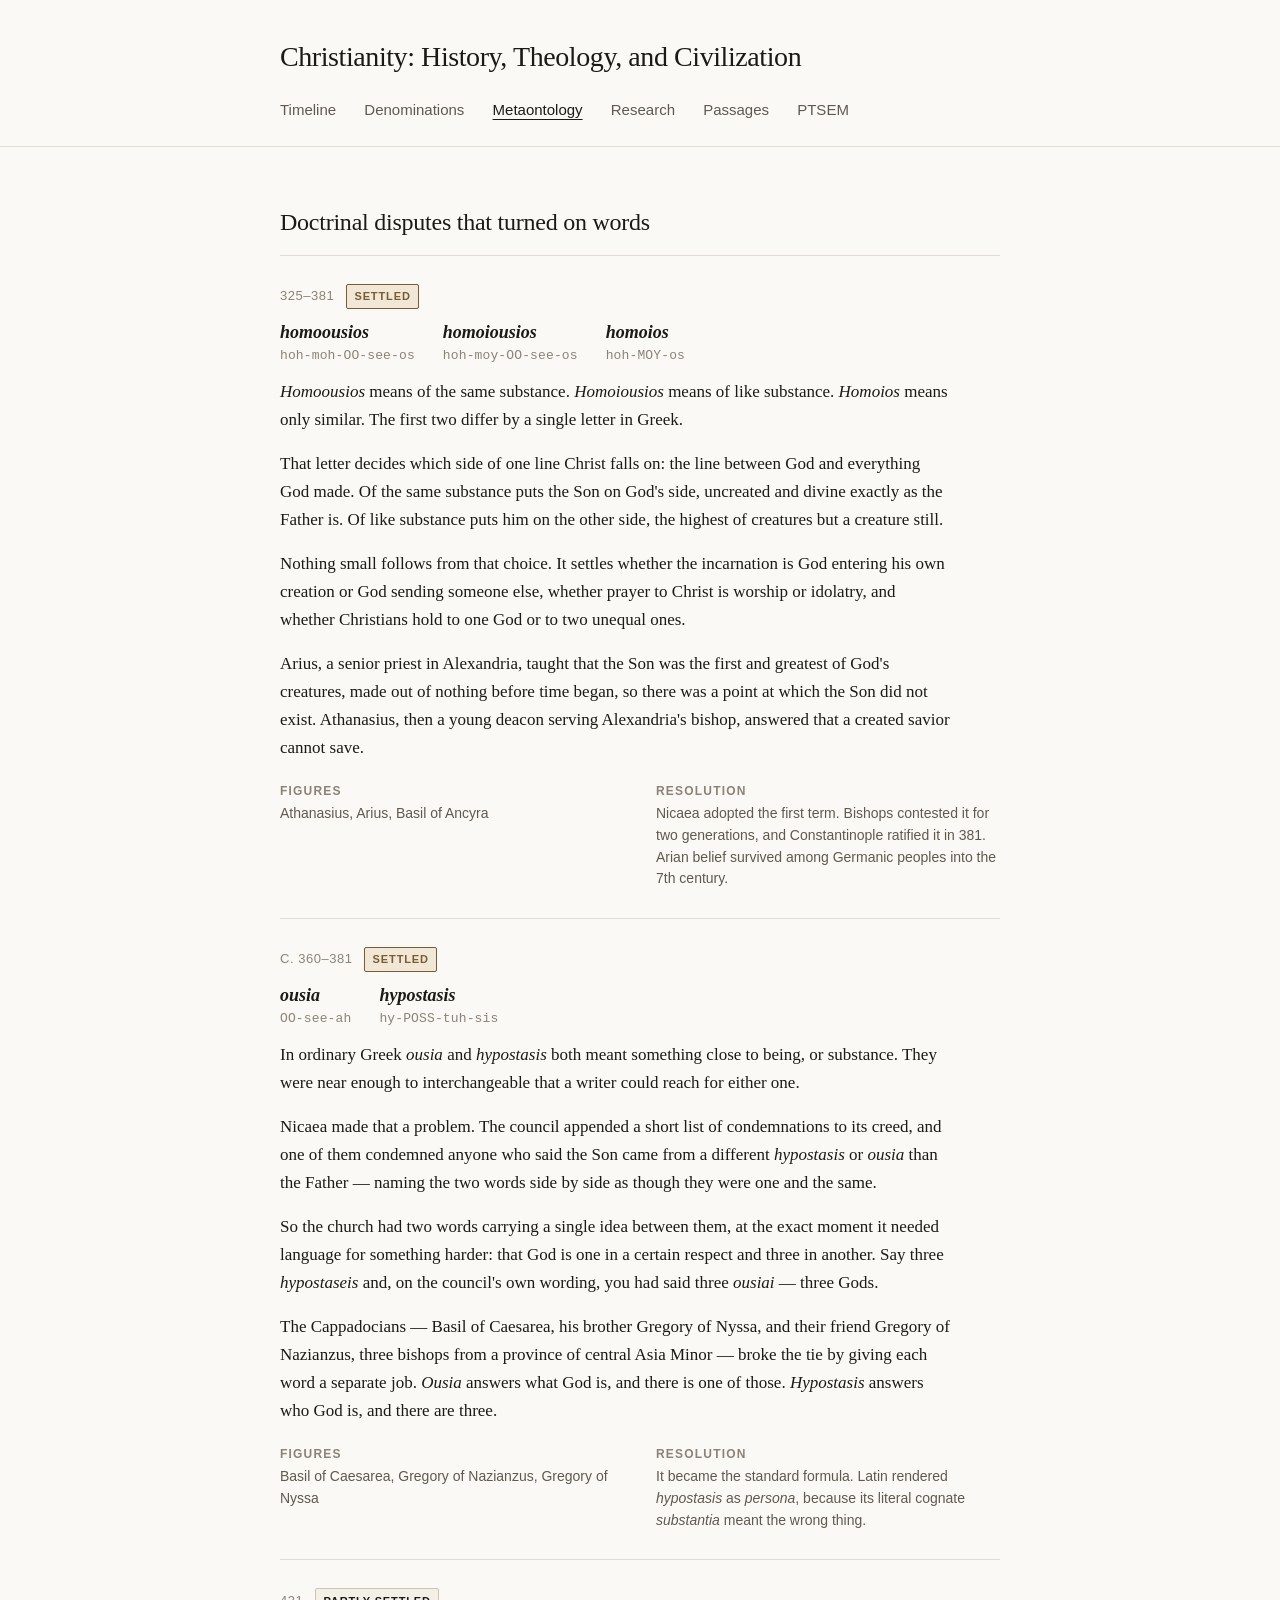
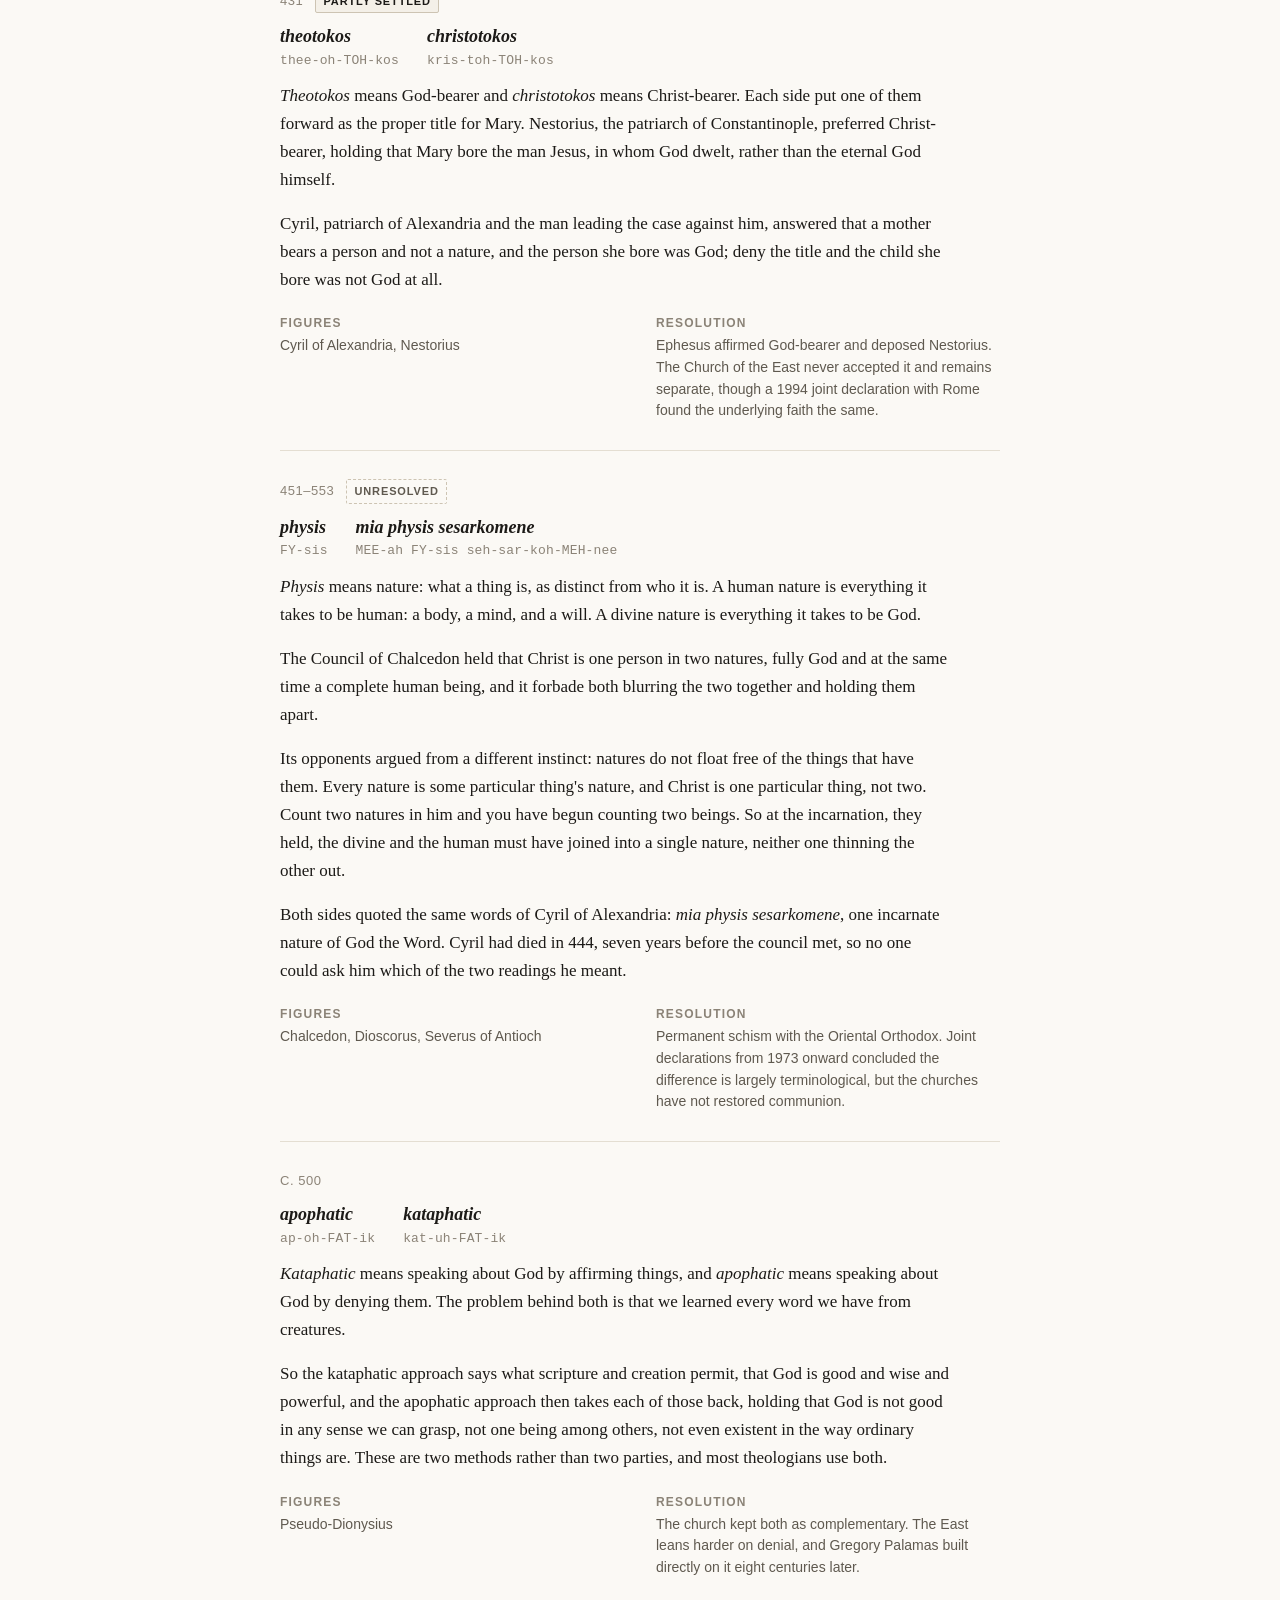
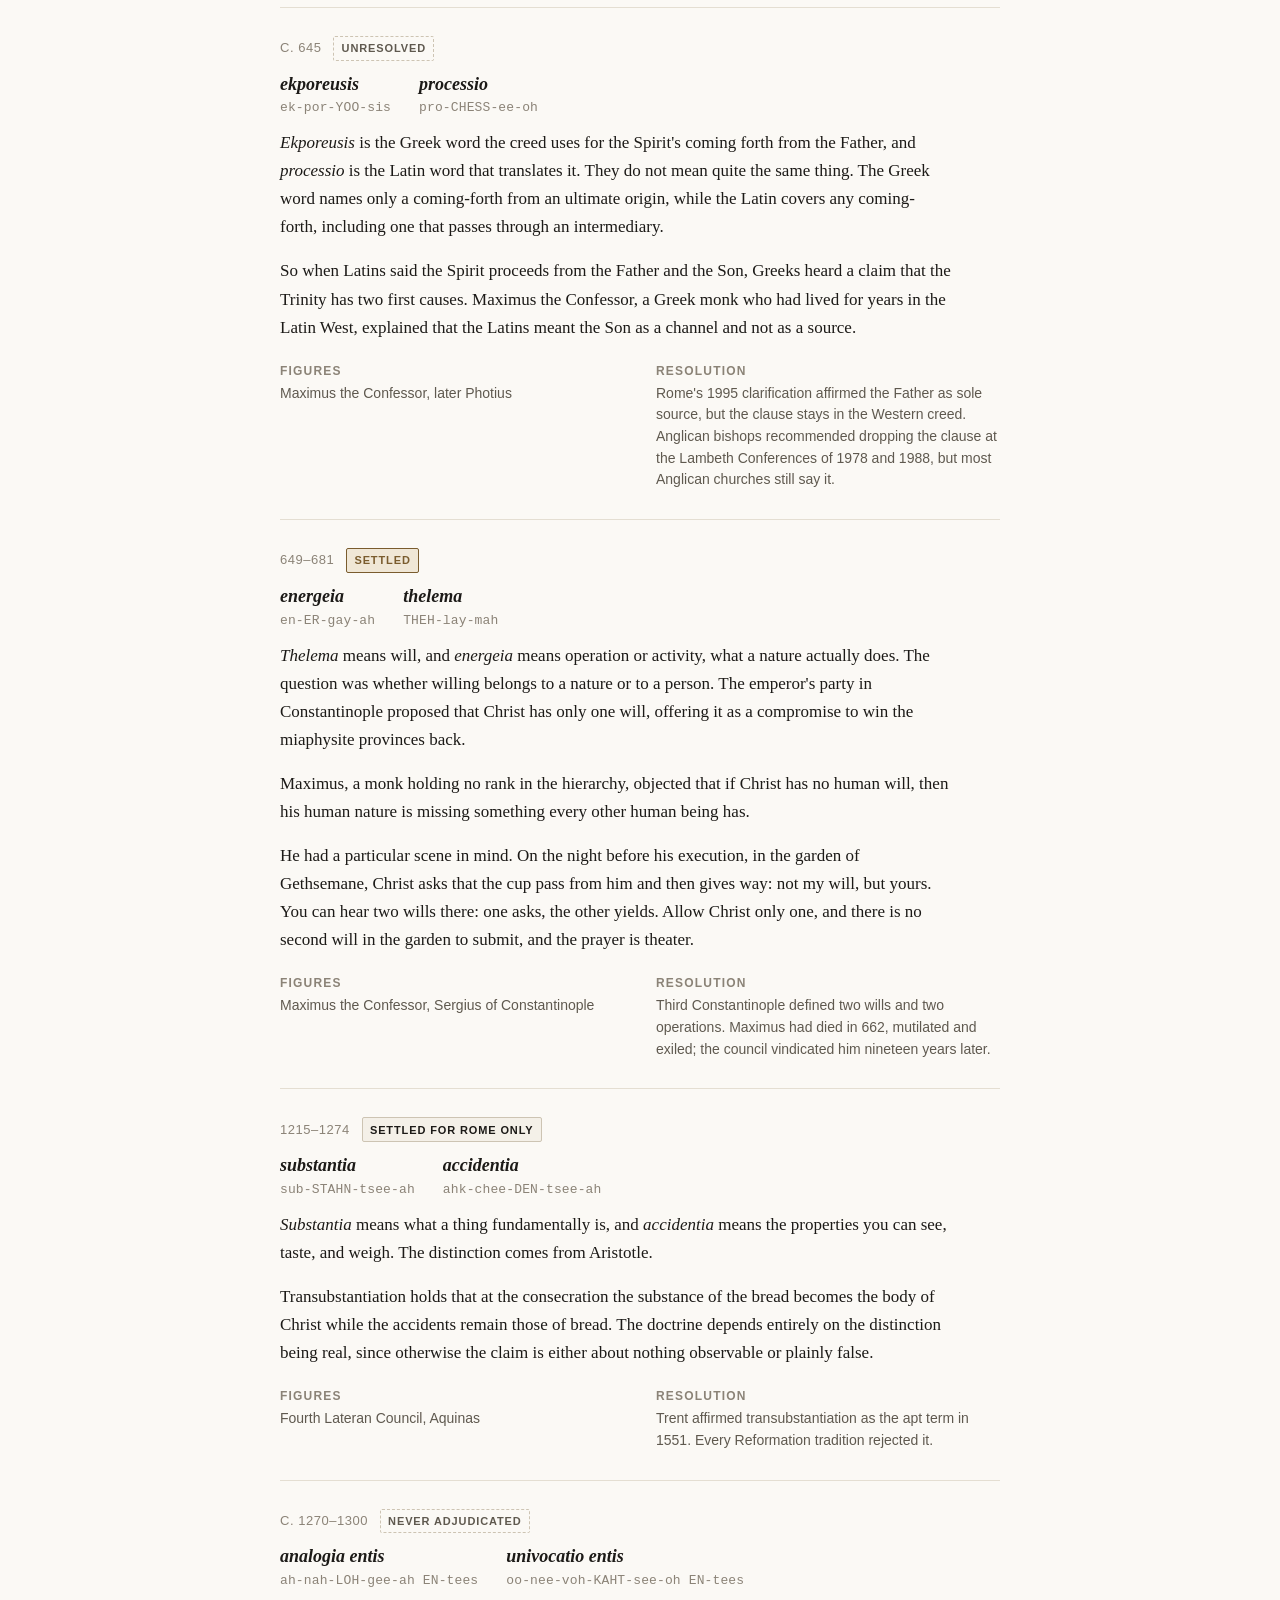
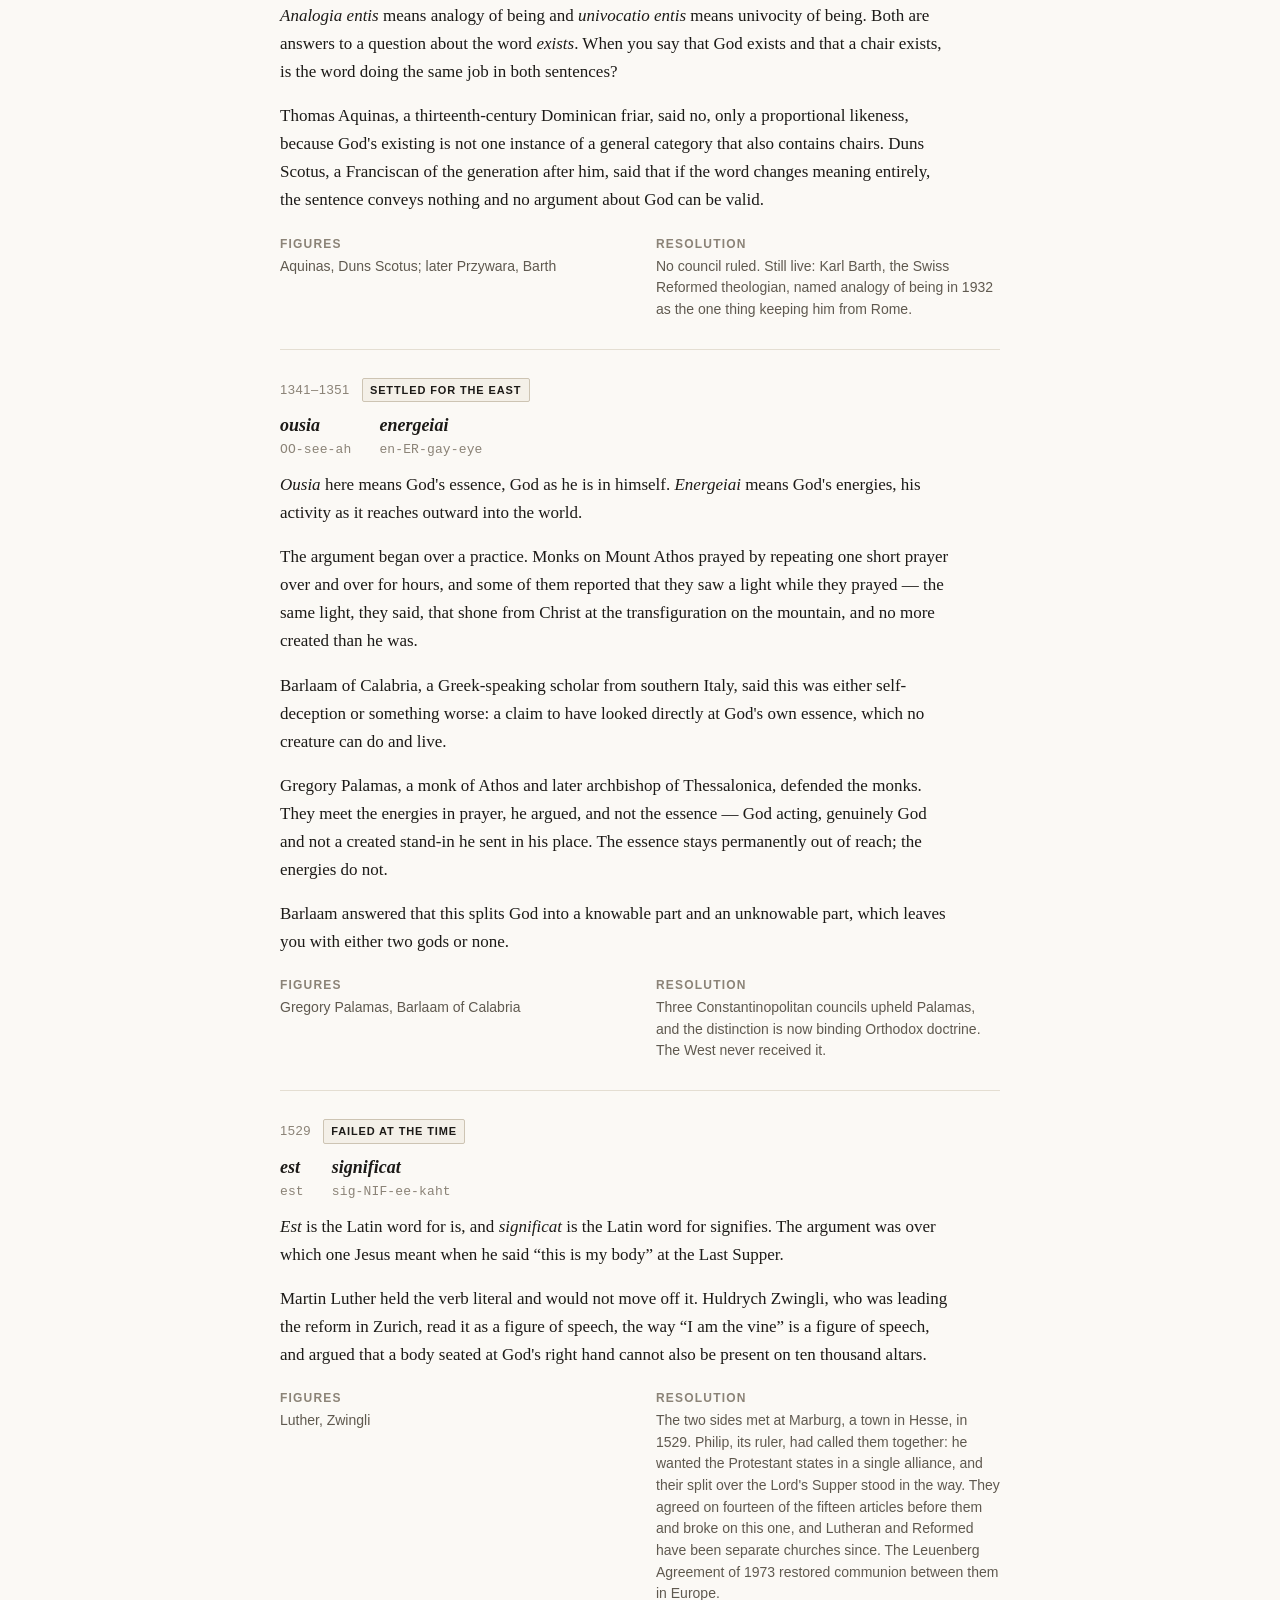
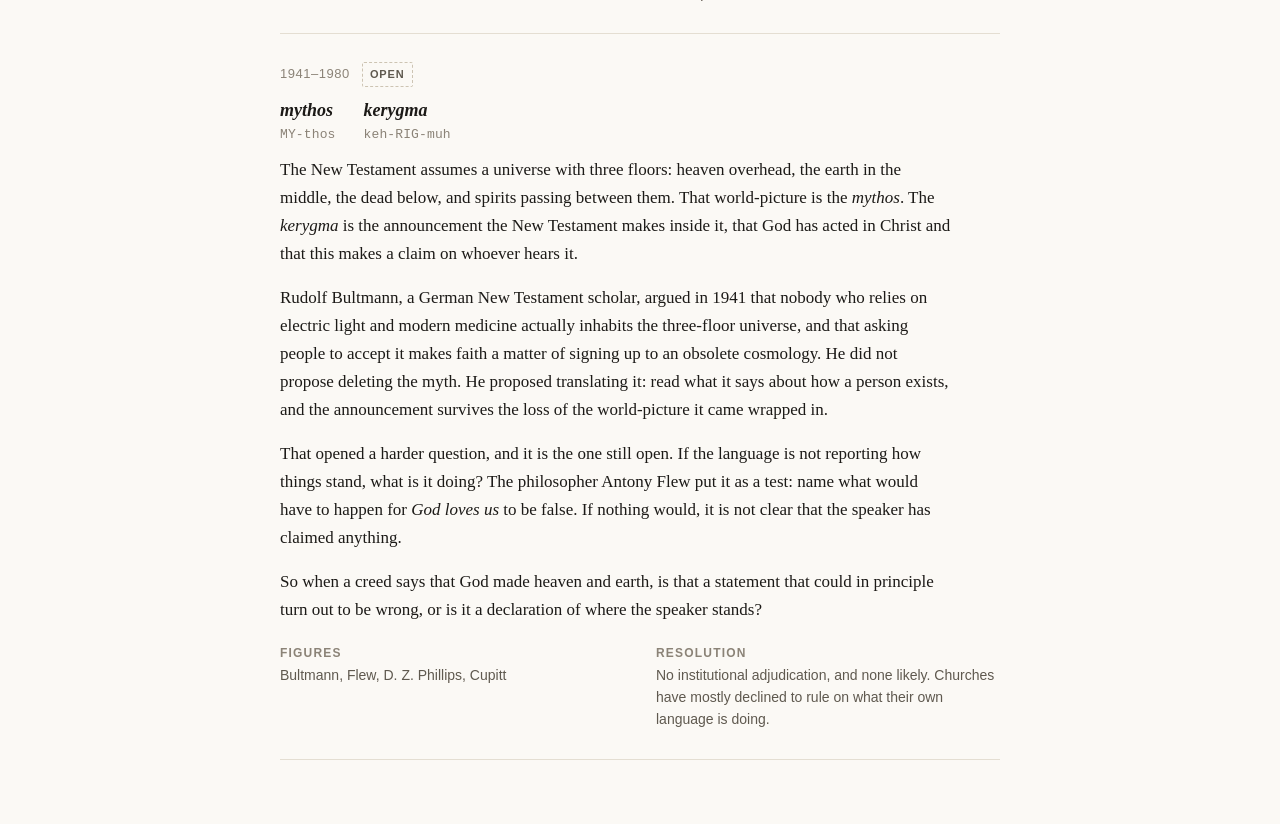
<file: terminology.html>
<!DOCTYPE html>
<html lang="en">
<head>
<meta charset="UTF-8" />
<meta name="viewport" content="width=device-width, initial-scale=1.0" />
<title>Metaontology &middot; Christianity: History, Theology, and Civilization</title>
<meta name="description" content="Twelve Christian doctrinal disputes that turned on single words: the terms, their pronunciations, what was at stake, and whether the question was ever settled." />
<link rel="icon" href="assets/icon-32.png" sizes="32x32" />
<link rel="apple-touch-icon" href="assets/icon-180.png" />
<link rel="manifest" href="site.webmanifest" />
<meta name="apple-mobile-web-app-title" content="Christianity" />
<meta name="apple-mobile-web-app-capable" content="yes" />
<meta name="mobile-web-app-capable" content="yes" />
<meta name="theme-color" content="#fbf9f5" media="(prefers-color-scheme: light)" />
<meta name="theme-color" content="#161513" media="(prefers-color-scheme: dark)" />
<link rel="stylesheet" href="styles.css" />
</head>
<body>

<header class="masthead">
  <div class="wrap">
    <h1><a href="timeline.html">Christianity: History, Theology, and Civilization</a></h1>
    <nav>
      <a href="timeline.html">Timeline</a>
      <a href="denominations.html">Denominations</a>
      <a href="terminology.html" aria-current="page">Metaontology</a>
      <a href="reading.html">Research</a>
      <a href="passages.html">Passages</a>
      <a href="ptsem.html">PTSEM</a>
      <a href="bulletins.html" id="nav-bulletins" hidden>Bulletins</a>
    </nav>
    <script>try { if (localStorage.getItem('christianity.bulletins.key')) document.getElementById('nav-bulletins').hidden = false; } catch (e) {}</script>
  </div>
</header>

<main class="wrap">

  <section>
    <h2>Doctrinal disputes that turned on words</h2>

    <article class="entry" id="homoousios">
      <div class="entry-head">
        <span class="entry-date">325&ndash;381</span>
        <span class="status status-settled">Settled</span>
      </div>
      <p class="terms"><span class="term-pair"><span class="term">homoousios</span><span class="pron">hoh-moh-OO-see-os</span></span><span class="term-pair"><span class="term">homoiousios</span><span class="pron">hoh-moy-OO-see-os</span></span><span class="term-pair"><span class="term">homoios</span><span class="pron">hoh-MOY-os</span></span></p>
      <div class="entry-body">
        <p><em>Homoousios</em> means of the same substance. <em>Homoiousios</em> means of like substance. <em>Homoios</em> means only similar. The first two differ by a single letter in Greek.</p>
        <p>That letter decides which side of one line Christ falls on: the line between God and everything God made. Of the same substance puts the Son on God's side, uncreated and divine exactly as the Father is. Of like substance puts him on the other side, the highest of creatures but a creature still.</p>
        <p>Nothing small follows from that choice. It settles whether the incarnation is God entering his own creation or God sending someone else, whether prayer to Christ is worship or idolatry, and whether Christians hold to one God or to two unequal ones.</p>
        <p>Arius, a senior priest in Alexandria, taught that the Son was the first and greatest of God's creatures, made out of nothing before time began, so there was a point at which the Son did not exist. Athanasius, then a young deacon serving Alexandria's bishop, answered that a created savior cannot save.</p>
      </div>
      <div class="entry-meta">
        <div>
          <span class="eyebrow">Figures</span>
          <p>Athanasius, Arius, Basil of Ancyra</p>
        </div>
        <div>
          <span class="eyebrow">Resolution</span>
          <p>Nicaea adopted the first term. Bishops contested it for two generations, and Constantinople ratified it in 381. Arian belief survived among Germanic peoples into the 7th century.</p>
        </div>
      </div>
    </article>
    <article class="entry" id="ousia-hypostasis">
      <div class="entry-head">
        <span class="entry-date">c. 360&ndash;381</span>
        <span class="status status-settled">Settled</span>
      </div>
      <p class="terms"><span class="term-pair"><span class="term">ousia</span><span class="pron">OO-see-ah</span></span><span class="term-pair"><span class="term">hypostasis</span><span class="pron">hy-POSS-tuh-sis</span></span></p>
      <div class="entry-body">
        <p>In ordinary Greek <em>ousia</em> and <em>hypostasis</em> both meant something close to being, or substance. They were near enough to interchangeable that a writer could reach for either one.</p>
        <p>Nicaea made that a problem. The council appended a short list of condemnations to its creed, and one of them condemned anyone who said the Son came from a different <em>hypostasis</em> or <em>ousia</em> than the Father &mdash; naming the two words side by side as though they were one and the same.</p>
        <p>So the church had two words carrying a single idea between them, at the exact moment it needed language for something harder: that God is one in a certain respect and three in another. Say three <em>hypostaseis</em> and, on the council's own wording, you had said three <em>ousiai</em> &mdash; three Gods.</p>
        <p>The Cappadocians &mdash; Basil of Caesarea, his brother Gregory of Nyssa, and their friend Gregory of Nazianzus, three bishops from a province of central Asia Minor &mdash; broke the tie by giving each word a separate job. <em>Ousia</em> answers what God is, and there is one of those. <em>Hypostasis</em> answers who God is, and there are three.</p>
      </div>
      <div class="entry-meta">
        <div>
          <span class="eyebrow">Figures</span>
          <p>Basil of Caesarea, Gregory of Nazianzus, Gregory of Nyssa</p>
        </div>
        <div>
          <span class="eyebrow">Resolution</span>
          <p>It became the standard formula. Latin rendered <em>hypostasis</em> as <em>persona</em>, because its literal cognate <em>substantia</em> meant the wrong thing.</p>
        </div>
      </div>
    </article>
    <article class="entry" id="theotokos">
      <div class="entry-head">
        <span class="entry-date">431</span>
        <span class="status status-partial">Partly settled</span>
      </div>
      <p class="terms"><span class="term-pair"><span class="term">theotokos</span><span class="pron">thee-oh-TOH-kos</span></span><span class="term-pair"><span class="term">christotokos</span><span class="pron">kris-toh-TOH-kos</span></span></p>
      <div class="entry-body">
        <p><em>Theotokos</em> means God-bearer and <em>christotokos</em> means Christ-bearer. Each side put one of them forward as the proper title for Mary. Nestorius, the patriarch of Constantinople, preferred Christ-bearer, holding that Mary bore the man Jesus, in whom God dwelt, rather than the eternal God himself.</p>
        <p>Cyril, patriarch of Alexandria and the man leading the case against him, answered that a mother bears a person and not a nature, and the person she bore was God; deny the title and the child she bore was not God at all.</p>
      </div>
      <div class="entry-meta">
        <div>
          <span class="eyebrow">Figures</span>
          <p>Cyril of Alexandria, Nestorius</p>
        </div>
        <div>
          <span class="eyebrow">Resolution</span>
          <p>Ephesus affirmed God-bearer and deposed Nestorius. The Church of the East never accepted it and remains separate, though a 1994 joint declaration with Rome found the underlying faith the same.</p>
        </div>
      </div>
    </article>
    <article class="entry" id="physis">
      <div class="entry-head">
        <span class="entry-date">451&ndash;553</span>
        <span class="status status-open">Unresolved</span>
      </div>
      <p class="terms"><span class="term-pair"><span class="term">physis</span><span class="pron">FY-sis</span></span><span class="term-pair"><span class="term">mia physis sesarkomene</span><span class="pron">MEE-ah FY-sis seh-sar-koh-MEH-nee</span></span></p>
      <div class="entry-body">
        <p><em>Physis</em> means nature: what a thing is, as distinct from who it is. A human nature is everything it takes to be human: a body, a mind, and a will. A divine nature is everything it takes to be God.</p>
        <p>The Council of Chalcedon held that Christ is one person in two natures, fully God and at the same time a complete human being, and it forbade both blurring the two together and holding them apart.</p>
        <p>Its opponents argued from a different instinct: natures do not float free of the things that have them. Every nature is some particular thing's nature, and Christ is one particular thing, not two. Count two natures in him and you have begun counting two beings. So at the incarnation, they held, the divine and the human must have joined into a single nature, neither one thinning the other out.</p>
        <p>Both sides quoted the same words of Cyril of Alexandria: <em>mia physis sesarkomene</em>, one incarnate nature of God the Word. Cyril had died in 444, seven years before the council met, so no one could ask him which of the two readings he meant.</p>
      </div>
      <div class="entry-meta">
        <div>
          <span class="eyebrow">Figures</span>
          <p>Chalcedon, Dioscorus, Severus of Antioch</p>
        </div>
        <div>
          <span class="eyebrow">Resolution</span>
          <p>Permanent schism with the Oriental Orthodox. Joint declarations from 1973 onward concluded the difference is largely terminological, but the churches have not restored communion.</p>
        </div>
      </div>
    </article>
    <article class="entry" id="apophatic">
      <div class="entry-head">
        <span class="entry-date">c. 500</span>
        
      </div>
      <p class="terms"><span class="term-pair"><span class="term">apophatic</span><span class="pron">ap-oh-FAT-ik</span></span><span class="term-pair"><span class="term">kataphatic</span><span class="pron">kat-uh-FAT-ik</span></span></p>
      <div class="entry-body">
        <p><em>Kataphatic</em> means speaking about God by affirming things, and <em>apophatic</em> means speaking about God by denying them. The problem behind both is that we learned every word we have from creatures.</p>
        <p>So the kataphatic approach says what scripture and creation permit, that God is good and wise and powerful, and the apophatic approach then takes each of those back, holding that God is not good in any sense we can grasp, not one being among others, not even existent in the way ordinary things are. These are two methods rather than two parties, and most theologians use both.</p>
      </div>
      <div class="entry-meta">
        <div>
          <span class="eyebrow">Figures</span>
          <p>Pseudo-Dionysius</p>
        </div>
        <div>
          <span class="eyebrow">Resolution</span>
          <p>The church kept both as complementary. The East leans harder on denial, and Gregory Palamas built directly on it eight centuries later.</p>
        </div>
      </div>
    </article>
    <article class="entry" id="ekporeusis">
      <div class="entry-head">
        <span class="entry-date">c. 645</span>
        <span class="status status-open">Unresolved</span>
      </div>
      <p class="terms"><span class="term-pair"><span class="term">ekporeusis</span><span class="pron">ek-por-YOO-sis</span></span><span class="term-pair"><span class="term">processio</span><span class="pron">pro-CHESS-ee-oh</span></span></p>
      <div class="entry-body">
        <p><em>Ekporeusis</em> is the Greek word the creed uses for the Spirit's coming forth from the Father, and <em>processio</em> is the Latin word that translates it. They do not mean quite the same thing. The Greek word names only a coming-forth from an ultimate origin, while the Latin covers any coming-forth, including one that passes through an intermediary.</p>
        <p>So when Latins said the Spirit proceeds from the Father and the Son, Greeks heard a claim that the Trinity has two first causes. Maximus the Confessor, a Greek monk who had lived for years in the Latin West, explained that the Latins meant the Son as a channel and not as a source.</p>
      </div>
      <div class="entry-meta">
        <div>
          <span class="eyebrow">Figures</span>
          <p>Maximus the Confessor, later Photius</p>
        </div>
        <div>
          <span class="eyebrow">Resolution</span>
          <p>Rome's 1995 clarification affirmed the Father as sole source, but the clause stays in the Western creed. Anglican bishops recommended dropping the clause at the Lambeth Conferences of 1978 and 1988, but most Anglican churches still say it.</p>
        </div>
      </div>
    </article>
    <article class="entry" id="energeia-thelema">
      <div class="entry-head">
        <span class="entry-date">649&ndash;681</span>
        <span class="status status-settled">Settled</span>
      </div>
      <p class="terms"><span class="term-pair"><span class="term">energeia</span><span class="pron">en-ER-gay-ah</span></span><span class="term-pair"><span class="term">thelema</span><span class="pron">THEH-lay-mah</span></span></p>
      <div class="entry-body">
        <p><em>Thelema</em> means will, and <em>energeia</em> means operation or activity, what a nature actually does. The question was whether willing belongs to a nature or to a person. The emperor's party in Constantinople proposed that Christ has only one will, offering it as a compromise to win the miaphysite provinces back.</p>
        <p>Maximus, a monk holding no rank in the hierarchy, objected that if Christ has no human will, then his human nature is missing something every other human being has.</p>
        <p>He had a particular scene in mind. On the night before his execution, in the garden of Gethsemane, Christ asks that the cup pass from him and then gives way: not my will, but yours. You can hear two wills there: one asks, the other yields. Allow Christ only one, and there is no second will in the garden to submit, and the prayer is theater.</p>
      </div>
      <div class="entry-meta">
        <div>
          <span class="eyebrow">Figures</span>
          <p>Maximus the Confessor, Sergius of Constantinople</p>
        </div>
        <div>
          <span class="eyebrow">Resolution</span>
          <p>Third Constantinople defined two wills and two operations. Maximus had died in 662, mutilated and exiled; the council vindicated him nineteen years later.</p>
        </div>
      </div>
    </article>
    <article class="entry" id="substantia-accidentia">
      <div class="entry-head">
        <span class="entry-date">1215&ndash;1274</span>
        <span class="status status-partial">Settled for Rome only</span>
      </div>
      <p class="terms"><span class="term-pair"><span class="term">substantia</span><span class="pron">sub-STAHN-tsee-ah</span></span><span class="term-pair"><span class="term">accidentia</span><span class="pron">ahk-chee-DEN-tsee-ah</span></span></p>
      <div class="entry-body">
        <p><em>Substantia</em> means what a thing fundamentally is, and <em>accidentia</em> means the properties you can see, taste, and weigh. The distinction comes from Aristotle.</p>
        <p>Transubstantiation holds that at the consecration the substance of the bread becomes the body of Christ while the accidents remain those of bread. The doctrine depends entirely on the distinction being real, since otherwise the claim is either about nothing observable or plainly false.</p>
      </div>
      <div class="entry-meta">
        <div>
          <span class="eyebrow">Figures</span>
          <p>Fourth Lateran Council, Aquinas</p>
        </div>
        <div>
          <span class="eyebrow">Resolution</span>
          <p>Trent affirmed transubstantiation as the apt term in 1551. Every Reformation tradition rejected it.</p>
        </div>
      </div>
    </article>
    <article class="entry" id="analogia-entis">
      <div class="entry-head">
        <span class="entry-date">c. 1270&ndash;1300</span>
        <span class="status status-open">Never adjudicated</span>
      </div>
      <p class="terms"><span class="term-pair"><span class="term">analogia entis</span><span class="pron">ah-nah-LOH-gee-ah EN-tees</span></span><span class="term-pair"><span class="term">univocatio entis</span><span class="pron">oo-nee-voh-KAHT-see-oh EN-tees</span></span></p>
      <div class="entry-body">
        <p><em>Analogia entis</em> means analogy of being and <em>univocatio entis</em> means univocity of being. Both are answers to a question about the word <em>exists</em>. When you say that God exists and that a chair exists, is the word doing the same job in both sentences?</p>
        <p>Thomas Aquinas, a thirteenth-century Dominican friar, said no, only a proportional likeness, because God's existing is not one instance of a general category that also contains chairs. Duns Scotus, a Franciscan of the generation after him, said that if the word changes meaning entirely, the sentence conveys nothing and no argument about God can be valid.</p>
      </div>
      <div class="entry-meta">
        <div>
          <span class="eyebrow">Figures</span>
          <p>Aquinas, Duns Scotus; later Przywara, Barth</p>
        </div>
        <div>
          <span class="eyebrow">Resolution</span>
          <p>No council ruled. Still live: Karl Barth, the Swiss Reformed theologian, named analogy of being in 1932 as the one thing keeping him from Rome.</p>
        </div>
      </div>
    </article>
    <article class="entry" id="ousia-energeiai">
      <div class="entry-head">
        <span class="entry-date">1341&ndash;1351</span>
        <span class="status status-partial">Settled for the East</span>
      </div>
      <p class="terms"><span class="term-pair"><span class="term">ousia</span><span class="pron">OO-see-ah</span></span><span class="term-pair"><span class="term">energeiai</span><span class="pron">en-ER-gay-eye</span></span></p>
      <div class="entry-body">
        <p><em>Ousia</em> here means God's essence, God as he is in himself. <em>Energeiai</em> means God's energies, his activity as it reaches outward into the world.</p>
        <p>The argument began over a practice. Monks on Mount Athos prayed by repeating one short prayer over and over for hours, and some of them reported that they saw a light while they prayed &mdash; the same light, they said, that shone from Christ at the transfiguration on the mountain, and no more created than he was.</p>
        <p>Barlaam of Calabria, a Greek-speaking scholar from southern Italy, said this was either self-deception or something worse: a claim to have looked directly at God's own essence, which no creature can do and live.</p>
        <p>Gregory Palamas, a monk of Athos and later archbishop of Thessalonica, defended the monks. They meet the energies in prayer, he argued, and not the essence &mdash; God acting, genuinely God and not a created stand-in he sent in his place. The essence stays permanently out of reach; the energies do not.</p>
        <p>Barlaam answered that this splits God into a knowable part and an unknowable part, which leaves you with either two gods or none.</p>
      </div>
      <div class="entry-meta">
        <div>
          <span class="eyebrow">Figures</span>
          <p>Gregory Palamas, Barlaam of Calabria</p>
        </div>
        <div>
          <span class="eyebrow">Resolution</span>
          <p>Three Constantinopolitan councils upheld Palamas, and the distinction is now binding Orthodox doctrine. The West never received it.</p>
        </div>
      </div>
    </article>
    <article class="entry" id="est-significat">
      <div class="entry-head">
        <span class="entry-date">1529</span>
        <span class="status status-partial">Failed at the time</span>
      </div>
      <p class="terms"><span class="term-pair"><span class="term">est</span><span class="pron">est</span></span><span class="term-pair"><span class="term">significat</span><span class="pron">sig-NIF-ee-kaht</span></span></p>
      <div class="entry-body">
        <p><em>Est</em> is the Latin word for is, and <em>significat</em> is the Latin word for signifies. The argument was over which one Jesus meant when he said &ldquo;this is my body&rdquo; at the Last Supper.</p>
        <p>Martin Luther held the verb literal and would not move off it. Huldrych Zwingli, who was leading the reform in Zurich, read it as a figure of speech, the way &ldquo;I am the vine&rdquo; is a figure of speech, and argued that a body seated at God's right hand cannot also be present on ten thousand altars.</p>
      </div>
      <div class="entry-meta">
        <div>
          <span class="eyebrow">Figures</span>
          <p>Luther, Zwingli</p>
        </div>
        <div>
          <span class="eyebrow">Resolution</span>
          <p>The two sides met at Marburg, a town in Hesse, in 1529. Philip, its ruler, had called them together: he wanted the Protestant states in a single alliance, and their split over the Lord's Supper stood in the way. They agreed on fourteen of the fifteen articles before them and broke on this one, and Lutheran and Reformed have been separate churches since. The Leuenberg Agreement of 1973 restored communion between them in Europe.</p>
        </div>
      </div>
    </article>
    <article class="entry" id="mythos-kerygma">
      <div class="entry-head">
        <span class="entry-date">1941&ndash;1980</span>
        <span class="status status-open">Open</span>
      </div>
      <p class="terms"><span class="term-pair"><span class="term">mythos</span><span class="pron">MY-thos</span></span><span class="term-pair"><span class="term">kerygma</span><span class="pron">keh-RIG-muh</span></span></p>
      <div class="entry-body">
        <p>The New Testament assumes a universe with three floors: heaven overhead, the earth in the middle, the dead below, and spirits passing between them. That world-picture is the <em>mythos</em>. The <em>kerygma</em> is the announcement the New Testament makes inside it, that God has acted in Christ and that this makes a claim on whoever hears it.</p>
        <p>Rudolf Bultmann, a German New Testament scholar, argued in 1941 that nobody who relies on electric light and modern medicine actually inhabits the three-floor universe, and that asking people to accept it makes faith a matter of signing up to an obsolete cosmology. He did not propose deleting the myth. He proposed translating it: read what it says about how a person exists, and the announcement survives the loss of the world-picture it came wrapped in.</p>
        <p>That opened a harder question, and it is the one still open. If the language is not reporting how things stand, what is it doing? The philosopher Antony Flew put it as a test: name what would have to happen for <em>God loves us</em> to be false. If nothing would, it is not clear that the speaker has claimed anything.</p>
        <p>So when a creed says that God made heaven and earth, is that a statement that could in principle turn out to be wrong, or is it a declaration of where the speaker stands?</p>
      </div>
      <div class="entry-meta">
        <div>
          <span class="eyebrow">Figures</span>
          <p>Bultmann, Flew, D. Z. Phillips, Cupitt</p>
        </div>
        <div>
          <span class="eyebrow">Resolution</span>
          <p>No institutional adjudication, and none likely. Churches have mostly declined to rule on what their own language is doing.</p>
        </div>
      </div>
    </article>

  </section>

</main>


</body>
</html>
</file>
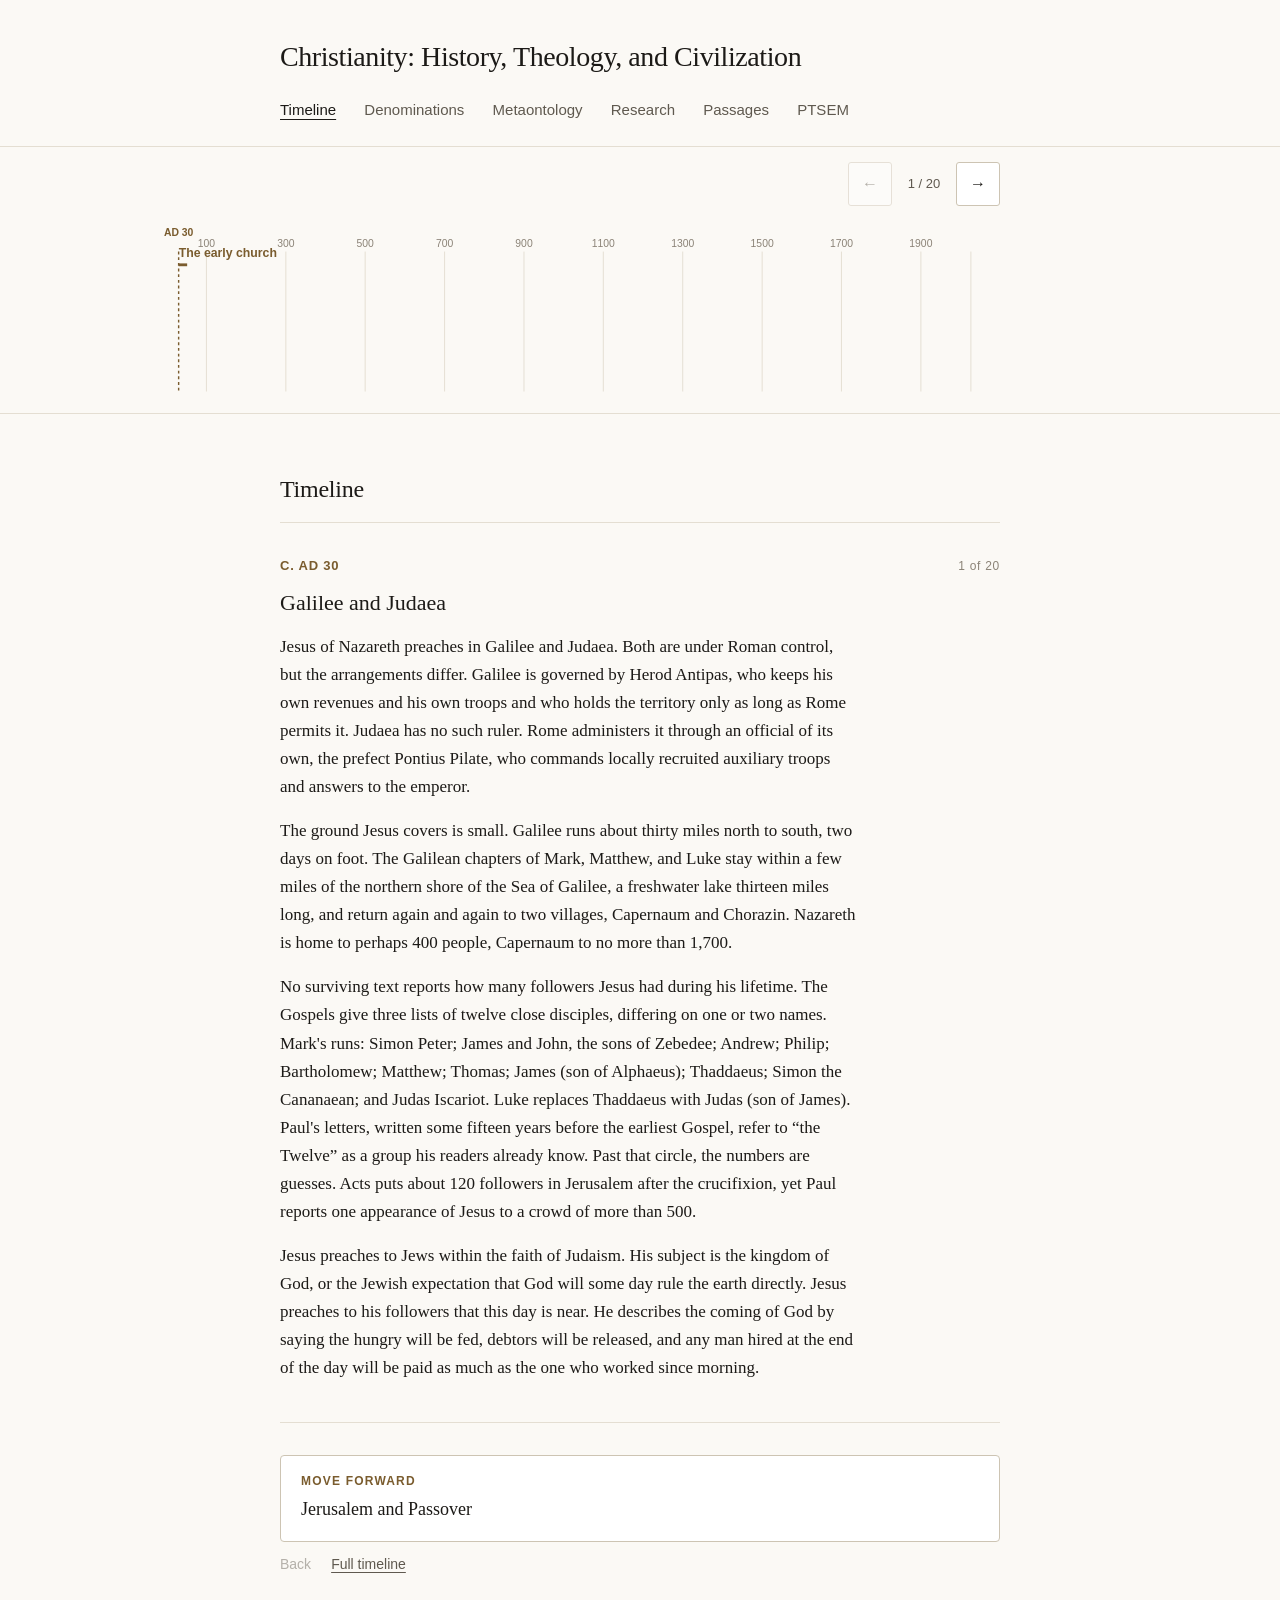
<file: timeline.html>
<!DOCTYPE html>
<html lang="en">
<head>
<meta charset="UTF-8" />
<meta name="viewport" content="width=device-width, initial-scale=1.0" />
<title>Timeline &middot; Christianity: History, Theology, and Civilization</title>
<meta name="description" content="A step-by-step walk through the division of the Christian church, from AD 30 to today. Advance the year and the branches appear as they split." />
<link rel="icon" href="assets/icon-32.png" sizes="32x32" />
<link rel="apple-touch-icon" href="assets/icon-180.png" />
<link rel="manifest" href="site.webmanifest" />
<meta name="apple-mobile-web-app-title" content="Christianity" />
<meta name="apple-mobile-web-app-capable" content="yes" />
<meta name="mobile-web-app-capable" content="yes" />
<meta name="theme-color" content="#fbf9f5" media="(prefers-color-scheme: light)" />
<meta name="theme-color" content="#161513" media="(prefers-color-scheme: dark)" />
<link rel="stylesheet" href="styles.css" />
</head>
<body>

<header class="masthead">
  <div class="wrap">
    <h1><a href="timeline.html">Christianity: History, Theology, and Civilization</a></h1>
    <nav>
      <a href="timeline.html" aria-current="page">Timeline</a>
      <a href="denominations.html">Denominations</a>
      <a href="terminology.html">Metaontology</a>
      <a href="reading.html">Research</a>
      <a href="passages.html">Passages</a>
      <a href="ptsem.html">PTSEM</a>
      <a href="bulletins.html" id="nav-bulletins" hidden>Bulletins</a>
    </nav>
    <script>try { if (localStorage.getItem('christianity.bulletins.key')) document.getElementById('nav-bulletins').hidden = false; } catch (e) {}</script>
  </div>
</header>

<div class="timeline-bar" id="timeline-bar">
  <div class="wrap-bar">
    <p class="bar-advance">
      <span class="stepper">
        <button type="button" class="stepper-btn" id="back-top" aria-label="Back">
          <span aria-hidden="true">&larr;</span>
        </button>
        <span class="stepper-count" id="stepper-count" aria-live="polite" aria-atomic="true">1 / 20</span>
        <button type="button" class="stepper-btn" id="advance-top" aria-label="Forward">
          <span aria-hidden="true">&rarr;</span>
        </button>
      </span>
    </p>
    <div class="chart-frame chart-frame-live" id="chart-scroll">
<svg class="chart chart-live" viewBox="0 0 1100 178" role="img" aria-label="Timeline of Christian division from AD 30 to today, revealed step by step">
  <line class="rule-v" x1="91.4" y1="26" x2="91.4" y2="174" />
  <text class="tick" x="91.4" y="21" text-anchor="middle">100</text>
  <line class="rule-v" x1="175.4" y1="26" x2="175.4" y2="174" />
  <text class="tick" x="175.4" y="21" text-anchor="middle">300</text>
  <line class="rule-v" x1="259.3" y1="26" x2="259.3" y2="174" />
  <text class="tick" x="259.3" y="21" text-anchor="middle">500</text>
  <line class="rule-v" x1="343.3" y1="26" x2="343.3" y2="174" />
  <text class="tick" x="343.3" y="21" text-anchor="middle">700</text>
  <line class="rule-v" x1="427.3" y1="26" x2="427.3" y2="174" />
  <text class="tick" x="427.3" y="21" text-anchor="middle">900</text>
  <line class="rule-v" x1="511.2" y1="26" x2="511.2" y2="174" />
  <text class="tick" x="511.2" y="21" text-anchor="middle">1100</text>
  <line class="rule-v" x1="595.2" y1="26" x2="595.2" y2="174" />
  <text class="tick" x="595.2" y="21" text-anchor="middle">1300</text>
  <line class="rule-v" x1="679.2" y1="26" x2="679.2" y2="174" />
  <text class="tick" x="679.2" y="21" text-anchor="middle">1500</text>
  <line class="rule-v" x1="763.1" y1="26" x2="763.1" y2="174" />
  <text class="tick" x="763.1" y="21" text-anchor="middle">1700</text>
  <line class="rule-v" x1="847.1" y1="26" x2="847.1" y2="174" />
  <text class="tick" x="847.1" y="21" text-anchor="middle">1900</text>
  <line class="rule-v" x1="900.0" y1="26" x2="900.0" y2="174" />
  <line class="trunk grow" data-x1="62.0" data-x2="900.0" stroke-dasharray="838.0" stroke-dashoffset="838.0" x1="62.0" y1="40" x2="900.0" y2="40" />
  <path class="connector" data-year="431" stroke-dasharray="600" stroke-dashoffset="600" d="M 230.4 40 C 242.4 40 230.4 70 252.4 70" />
  <line class="branch grow" data-year="431" data-x1="252.4" data-x2="900.0" stroke-dasharray="647.6" stroke-dashoffset="647.6" x1="252.4" y1="70" x2="900.0" y2="70" />
  <text class="lane-name reveal" data-from="431" x="258.4" y="62">Church of the East <tspan class="lane-year">431</tspan></text>
  <text class="lane-today reveal" data-from="2026" x="908.0" y="74">under 1 million</text>
  <path class="connector" data-year="451" stroke-dasharray="600" stroke-dashoffset="600" d="M 238.8 40 C 250.8 40 238.8 100 260.8 100" />
  <line class="branch grow" data-year="451" data-x1="260.8" data-x2="900.0" stroke-dasharray="639.2" stroke-dashoffset="639.2" x1="260.8" y1="100" x2="900.0" y2="100" />
  <text class="lane-name reveal" data-from="451" x="266.8" y="92">Oriental Orthodox <tspan class="lane-year">451</tspan></text>
  <text class="lane-today reveal" data-from="2026" x="908.0" y="104">50 million</text>
  <path class="connector" data-year="1054" stroke-dasharray="600" stroke-dashoffset="600" d="M 491.9 40 C 503.9 40 491.9 130 513.9 130" />
  <line class="branch grow" data-year="1054" data-x1="513.9" data-x2="900.0" stroke-dasharray="386.1" stroke-dashoffset="386.1" x1="513.9" y1="130" x2="900.0" y2="130" />
  <text class="lane-name reveal" data-from="1054" x="519.9" y="122">Eastern Orthodox <tspan class="lane-year">1054</tspan></text>
  <text class="lane-today reveal" data-from="2026" x="908.0" y="134">220 million</text>
  <path class="connector" data-year="1517" stroke-dasharray="600" stroke-dashoffset="600" d="M 686.3 40 C 698.3 40 686.3 160 708.3 160" />
  <line class="branch grow" data-year="1517" data-x1="708.3" data-x2="900.0" stroke-dasharray="191.7" stroke-dashoffset="191.7" x1="708.3" y1="160" x2="900.0" y2="160" />
  <text class="lane-name reveal" data-from="1517" x="714.3" y="152">Protestant <tspan class="lane-year">1517</tspan></text>
  <text class="lane-today reveal" data-from="2026" x="908.0" y="164">1 billion</text>
  <text class="lane-name trunk-name reveal" data-from="30" data-until="1054" x="62.0" y="32">The early church</text>
  <text class="lane-name trunk-name reveal" data-from="1054" x="62.0" y="32">Roman Catholic</text>
  <text class="lane-today reveal" data-from="2026" x="908.0" y="44">1.4 billion</text>
  <text class="lane-today-head reveal" data-from="2026" x="908.0" y="18">Adherents today</text>
  <g class="playhead" transform="translate(62.0,0)">
    <line x1="0" y1="26" x2="0" y2="174" />
    <text class="playhead-year" x="0" y="10" text-anchor="middle">AD 30</text>
  </g>
</svg>
    </div>
  </div>
</div>

<main class="wrap">

  <section>
    <h2>Timeline</h2>

    <article class="step is-visible" id="step-0" data-year="30">
      <div class="step-head">
        <span class="step-year">c. AD 30</span>
        <span class="step-count">1 of 20</span>
      </div>
      <h3>Galilee and Judaea</h3>
      <p>Jesus of Nazareth preaches in Galilee and Judaea. Both are under Roman control, but the arrangements differ. Galilee is governed by Herod Antipas, who keeps his own revenues and his own troops and who holds the territory only as long as Rome permits it. Judaea has no such ruler. Rome administers it through an official of its own, the prefect Pontius Pilate, who commands locally recruited auxiliary troops and answers to the emperor.</p>
      <p>The ground Jesus covers is small. Galilee runs about thirty miles north to south, two days on foot. The Galilean chapters of Mark, Matthew, and Luke stay within a few miles of the northern shore of the Sea of Galilee, a freshwater lake thirteen miles long, and return again and again to two villages, Capernaum and Chorazin. Nazareth is home to perhaps 400 people, Capernaum to no more than 1,700.</p>
      <p>No surviving text reports how many followers Jesus had during his lifetime. The Gospels give three lists of twelve close disciples, differing on one or two names. Mark's runs: Simon Peter; James and John, the sons of Zebedee; Andrew; Philip; Bartholomew; Matthew; Thomas; James (son of Alphaeus); Thaddaeus; Simon the Cananaean; and Judas Iscariot. Luke replaces Thaddaeus with Judas (son of James). Paul's letters, written some fifteen years before the earliest Gospel, refer to &ldquo;the Twelve&rdquo; as a group his readers already know. Past that circle, the numbers are guesses. Acts puts about 120 followers in Jerusalem after the crucifixion, yet Paul reports one appearance of Jesus to a crowd of more than 500.</p>
      <p>Jesus preaches to Jews within the faith of Judaism. His subject is the kingdom of God, or the Jewish expectation that God will some day rule the earth directly. Jesus preaches to his followers that this day is near. He describes the coming of God by saying the hungry will be fed, debtors will be released, and any man hired at the end of the day will be paid as much as the one who worked since morning.</p>
    </article>
    <article class="step" id="step-1" data-year="30" hidden>
      <div class="step-head">
        <span class="step-year">c. AD 30</span>
        <span class="step-count">2 of 20</span>
      </div>
      <h3>Jerusalem and Passover</h3>
      <figure class="portrait">
        <img src="assets/entry-jerusalem.jpg" width="485" height="602" loading="lazy" decoding="async"
             alt="A crowd lines a road as a robed figure rides a donkey toward a walled city, with palms above and people bowing in the dust." />
        <figcaption>The entry into Jerusalem</figcaption>
      </figure>
      <p>Around AD 30, Jesus travels to Jerusalem for Passover. The festival marks the Jews&rsquo; exodus from Egypt, when God is said to have freed the Israelites from slavery. Jerusalem is home to the Temple, the most sacred site in Judaism. While synagogues served as meeting places and study houses across the region, only the Temple could serve as a place of sacrifice. During Passover, Jews come from far and wide to slaughter a lamb at the Temple and celebrate within the city walls. The population of Jerusalem swells for the week. Rome&rsquo;s own religion is Greco-Roman polytheism, the worship of many gods, and it excuses Jews from the imperial cult: rather than sacrifice to the emperor, Jewish priests sacrifice at the Temple on his behalf.</p>
      <figure>
        <img src="assets/temple-money-changers.jpg" width="725" height="510" loading="lazy" decoding="async"
             alt="A figure swings a cord of ropes as traders recoil, one clutching a ledger, coins and papers scattered across a table." />
        <figcaption>Christ driving the money changers from the Temple</figcaption>
      </figure>
      <p>In the city, Jesus enters the Temple and drives out the men selling sacrificial animals, overturning the tables of the money changers. His motivation for doing so is unclear, though there is general agreement that Jesus is not acting against the rites of sacrifice. Some see his actions as a protest against the dishonesty and corruption of the sellers. Others see a protest against the priestly aristocracy appointed by Rome. Another reading suggests Jesus was signaling the Temple&rsquo;s coming end and the expectation that God would replace it with a new one in the kingdom of God. What is not disputed is that the disruption caused by Jesus at the Temple, and the size of the crowd around him, gains the attention of the Temple authorities. Within days he is arrested, questioned, and handed over to Pilate.</p>
      <figure class="portrait">
        <img src="assets/christ-before-pilate.jpg" width="960" height="1393" loading="lazy" decoding="async"
             alt="A robed figure stands bound at the foot of a staircase while a seated official washes his hands and a scribe writes below." />
        <figcaption>Christ before Pilate &middot; 1566&ndash;67 &middot; Oil on canvas, 515 x 380 cm &middot; Scuola Grande di San Rocco, Venice</figcaption>
      </figure>
    </article>
    <article class="step" id="step-2" data-year="30" hidden>
      <div class="step-head">
        <span class="step-year">c. AD 30</span>
        <span class="step-count">3 of 20</span>
      </div>
      <h3>The execution</h3>
      <p>Crucifixion is a public punishment used by Roman authorities on slaves, rebels, and provincials &mdash; people who live in Rome's provinces who do not have Roman citizenship. Citizens are specifically exempt&mdash;any citizen sentenced to death is beheaded. Crucifixion is designed as a penalty for people with no standing to protect them.</p>
      <p>The condemned is flogged, then made to carry the crossbeam to an execution ground outside the city walls, where often an upright post already stands. No source records what the beam weighed, but estimates range from about seventy-five to a hundred and twenty-five pounds. Death comes over hours, by asphyxiation, once the body can no longer hold itself up to breathe. The corpse is normally left on the post afterward, because leaving the dead on display is considered part of the penalty.</p>
      <p>Two writers outside the Jesus movement record his execution. Josephus, a Jewish historian writing about AD 93, and Tacitus, a Roman senator writing about AD 116. Both state that Pilate condemned Jesus to death.</p>
      <figure>
        <img src="assets/golgotha.jpg" width="1600" height="900" loading="lazy" decoding="async"
             alt="Three crucified men on a low hill under a darkened sky, a crowd below them, some pointing up and some kneeling, with a mounted figure at the left." />
        <figcaption>Golgotha &middot; 1884 &middot; Oil on canvas, 460 x 712 cm &middot; D&eacute;ri Museum, Debrecen</figcaption>
      </figure>
      <p>The Gospels place the execution at Golgotha, a rise just outside the walls of Jerusalem and a short walk from the Temple. Two other condemned men are crucified alongside him. Mark calls them bandits, using the word Josephus applies to insurgents, and no text gives their names.</p>
      <p>Jesus dies on the day of his crucifixion. The Gospels then report a burial. Rome normally denied a grave to the crucified and that denial was part of the punishment. However, Jewish law required a hanged body to be taken down before nightfall. Josephus says Jews observed this even for the crucified and Roman governors are known to have released bodies to families on request. The Gospels say Joseph of Arimathea, a member of the council that handed Jesus over, asks Pilate for the body and is granted it. He wraps Jesus' body in a linen cloth and lays it in a rock-cut tomb near the execution ground, closing the entrance with a stone. Women among Jesus' followers are said to have watched and marked the place of his burial. Historians continue to debate whether Jesus was buried in a tomb or received no burial at all. The crucifixion scatters Jesus' followers.</p>
    </article>
    <article class="step" id="step-3" data-year="30" hidden>
      <div class="step-head">
        <span class="step-year">c. AD 30</span>
        <span class="step-count">4 of 20</span>
      </div>
      <h3>The movement begins</h3>
      <p>Acts of the Apostles, a book of the New Testament, puts Jesus&rsquo; followers back in Jerusalem within weeks, speaking of reports that he has risen and that some have seen him. Paul, writing to Corinth about AD 55, sets the witnesses in order: Peter first, then the twelve, then more than five hundred at once, then James, then all the apostles, then Paul himself.</p>
      <p>Jesus' followers remain Jews who keep Jewish law and worship at the Temple. The first Christians are Jews. What marks them out is not what they stop doing as adherents of Judaism but what they add. They go to the Temple to pray and keep the Jewish festivals, but they also meet in each other's houses, share a meal in memory of the last one Jesus ate, and admit new members to their community by baptism in Jesus&rsquo; name. They call him messiah, the anointed king Jewish tradition expected, and they say God raised him from the dead. None of that requires leaving Judaism. It makes them a party within it, as the Pharisees and the Essenes are parties within it.</p>
      <p>There is no separate religion to join and for about twenty years there remains none. To follow Jesus is to belong to a movement inside Judaism, and its members go on observing the sabbath, Judaism's food laws, and the practice of circumcision. What ultimately divides them is what to do about non-Jews who want to join. Some in the movement hold that a gentile must first become a Jew in order to join, meaning circumcision and adhering to the laws of Moses. Others hold that this is not necessary.</p>
      <p>The apostles meet at Jerusalem about AD 49 to settle the dispute. Peter and Paul argue that gentiles should not have to first become Jews in order to join. James, who leads the Jerusalem community, rules with them. Gentile converts are thereafter not required to be circumcised. They are asked instead to keep four restrictions: no meat offered to a pagan god, no eating of blood, no meat from an animal killed without draining its blood, and no sexual relationships forbidden under Jewish law. For gentile Christians, all four restrictions correspond to rules Leviticus applies to foreigners living among Jews.</p>
      <p>Dropping the practice of circumcision is what makes the creation of a separate religion possible. A movement that no longer asks its members to become Jews can grow among people who are not Jews, and over the following decades it does, until it is no longer inside Judaism at all.</p>
      <p>Thus, Christianity spreads across the Roman Empire and past its eastern edge, into Persia (modern-day Iran), and beyond. Every Christian denomination of today traces its descent to these early followers of Jesus.</p>
    </article>
    <article class="step" id="step-4" data-year="30" hidden>
      <div class="step-head">
        <span class="step-year">Before AD 30</span>
        <span class="step-count">5 of 20</span>
      </div>
      <h3>Gods who die and return</h3>
      <p>Stories of gods who die and return were not new in Jesus' time and in fact had existed for centuries. In the sixth century BC the book of Ezekiel describes a vision of the Jerusalem Temple with women at its north gate mourning Tammuz, a Mesopotamian god who goes down to the underworld and returns. The Phoenician city of Tyre, thirty-five miles from Nazareth, celebrated an awakening of its chief patron god Melqart once a year. Texts from the ancient city of Ugarit tell of a god named Baal who dies and returns. Historical evidence also shows that the people of Byblos, an ancient port city in Phoenicia (modern-day Lebanon), held annual celebrations marking the death and resurrection of Adonis, the mythological god of love, beauty, and rebirth. In Egypt, Osiris is killed by his brother, cut apart, and reassembled to rule the dead.</p>
      <p>Greco-Roman polytheism had other resurrection stories. Persephone came up from the underworld each spring. Her return was the basis of the Eleusinian Mysteries, a secret rite held outside Athens. It admitted new members once a year, promised them a better fate after death, and forbade them to describe the ceremony. In another example, Herakles is burned on his pyre and becomes a god. Asclepius heals the sick and raises the dead until Zeus kills him for it, and Romans maintained healing temples in his honor.</p>
      <p>Rome told a version of the same story about its own founder. Romulus vanishes in a storm while reviewing the army outside the city walls, and the crowd declare him a god and the son of a god. A man named Proculus Julius later tells them Romulus appeared to him at dawn with a message for Rome. Livy records all of this, and also the rumor that the senators had torn Romulus apart.</p>
      <p>Whether any of it shaped the Christian story is not something the evidence can settle. Nothing survives in which a Christian writer draws on these older stories, or the reverse, and what does survive was written down long after the practices it describes.</p>
      <p>Such stories were not confined to the Mediterranean, and appear in cultural and religious histories from around the world. For example, the Yoruba of Nigeria told of Shango, a king whose death was denied and who thus became a god. The ancient Maya people of Guatemala told of twin brothers who are killed in the underworld, come back, and bring their dead father with them.</p>
    </article>
    <article class="step" id="step-5" data-year="311" hidden>
      <div class="step-head">
        <span class="step-year">303 &ndash; 311</span>
        <span class="step-count">6 of 20</span>
      </div>
      <h3>Persecution and the breakdown of shared rule</h3>
      <p>In the second and third centuries, episodic persecution of Christians takes place across the Roman Empire as its religious and political culture reacts to the growing religious movement. By the late third century, however, Christians have experienced roughly forty years of relative peace, during which communities acquire property, build churches, and develop increasingly organized institutions.</p>
      <p>Beginning in 303, Diocletian reverses this tolerance, ordering churches demolished, scriptures burned, clergy imprisoned, and Christians stripped of certain civil rights and barred from public office. Yet these measures fail to significantly stem the growth of the church. In 305, Diocletian abdicates but leaves in place a system in which multiple emperors share rule of the empire. Power is divided among rulers in western and eastern regions, but the arrangement quickly becomes contentious and marked by rivalry.</p>
      <p>In 311, Galerius &mdash; senior emperor in the East and one of the principal architects of the persecution &mdash; acknowledges that efforts to force Christians back to traditional Roman religion have failed. Gravely ill and only days from death, he issues an edict of toleration permitting Christians to assemble again and asking them to pray to their God for the welfare of the emperor and the empire.</p>
      <p>His death further destabilizes the already fracturing system of shared rule. In the West, Constantine, who controls Britain and Gaul, competes with Maxentius, who holds Italy and Rome. In the East, Licinius controls much of the Balkans, while Maximinus Daia &mdash; Galerius&rsquo;s nephew and former junior emperor &mdash; rules Syria, Egypt, and other eastern provinces and continues anti-Christian policies there.</p>
    </article>
    <article class="step" id="step-6" data-year="313" hidden>
      <div class="step-head">
        <span class="step-year">312 &ndash; 313</span>
        <span class="step-count">7 of 20</span>
      </div>
      <h3>Constantine and the rise of imperial Christianity</h3>
      <p>In 312, Constantine invades Italy and defeats Maxentius at the Milvian Bridge outside Rome, leaving Constantine as the dominant emperor in the West. Lactantius, writing soon after the battle, says Constantine was instructed in a dream to place a divine sign on his soldiers&rsquo; shields before fighting; Eusebius, writing decades later and claiming Constantine as his source, describes a vision of a cross and a divine promise of victory. Both accounts connect Constantine&rsquo;s victory with the Christian God, although they differ substantially in their details. Whatever the precise nature of his conversion, Constantine increasingly comes to view the Christian God as the source of divine favor behind his rule. His support of the church also serves an imperial purpose: its growing network of bishops and communities offers a powerful institution through which religious unity, social order, and imperial authority can reinforce one another.</p>
      <p>In 313, Constantine and Licinius meet at Milan and agree to guarantee religious freedom throughout the empire and restore property confiscated from Christian communities. Later that year, Licinius defeats Maximinus Daia, leaving Constantine in control of the West and Licinius in control of the East. Constantine then goes beyond simply reversing the persecution: he funds new basilicas, grants clergy exemptions from certain civic duties, and gives bishops recognized authority to arbitrate civil disputes. Within two decades of Diocletian&rsquo;s Great Persecution, Christian communities have recovered confiscated property and gained new buildings, clergy enjoy new imperial privileges, and bishops exercise recognized legal authority.</p>
      <p>These changes increasingly affect everyday life as well as the church hierarchy. Christians can worship publicly, construct prominent churches, and participate in a religion now favored by the emperor, while traditional polytheistic worship remains widespread and Jews continue to practice their religion, although Constantine begins imposing new restrictions on Jewish communities. Slavery and the empire&rsquo;s deep inequalities remain intact, even as Christian churches expand charitable activity and Constantine allows slaves to be legally freed in churches. Roman society has not suddenly become Christian, but Christianity has moved from the margins of public life toward its center, beginning a transformation that will increasingly affect Christians, Jews, polytheists, slaves, and free people alike.</p>
    </article>
    <article class="step" id="step-7" data-year="325" hidden>
      <div class="step-head">
        <span class="step-year">325 &ndash; 391</span>
        <span class="step-count">8 of 20</span>
      </div>
      <h3>Nicaea and the state church</h3>
      <p>Milan makes Christianity legal, not official. Theodosius makes it official in 380, requiring every subject of the empire to hold the faith of the bishops of Rome and Alexandria, and closes the temples to public sacrifice in 391.</p>
      <p>Judaism does not go anywhere. Titus destroys the Second Temple in 70, and Hadrian crushes the revolt of Bar Kokhba in 135 and bars Jews from Jerusalem, but the religion reorganizes around the synagogue and the rabbis in place of sacrifice. Judah ha-Nasi compiles the Mishnah about 200; the Jerusalem Talmud follows about 400, and rabbis in Persia, beyond Roman reach, finish the Babylonian about 600. Christian emperors leave Judaism legal and steadily hem it in: the Theodosian Code bars Jews from public office, restricts new synagogues, and makes conversion to Judaism a crime.</p>
      <p>Twelve years after Milan, bishops meet at Nicaea and condemn Arius, a senior priest in Alexandria, who taught that the Son was created by the Father rather than eternal with him. Constantine summons the council and opens it himself.</p>
      <p>The council settles on a single word, <em>homoousios</em>, of the same substance. Its theological rival differs by one letter: <em>homoiousios</em>, of like substance.</p>
      <p class="step-link"><a href="terminology.html#homoousios">The dispute over <em>homoousios</em> &rarr;</a></p>
    </article>
    <article class="step" id="step-8" data-year="381" hidden>
      <div class="step-head">
        <span class="step-year">381</span>
        <span class="step-count">9 of 20</span>
      </div>
      <h3>Council of Constantinople</h3>
      <p>A second council at Constantinople adds the section on the Holy Spirit and completes the creed still recited in most of the churches on this page.</p>
      <p>Around the same time the Cappadocian fathers &mdash; Basil of Caesarea, Gregory of Nyssa, and Gregory of Nazianzus &mdash; solve a vocabulary problem that had made the Trinity impossible to state: <em>ousia</em> for what God is, of which there is one, and <em>hypostasis</em> for who God is, of which there are three.</p>
      <p class="step-link"><a href="terminology.html#ousia-hypostasis">The dispute over <em>ousia</em> and <em>hypostasis</em> &rarr;</a></p>
    </article>
    <article class="step" id="step-9" data-year="431" data-branch="coe" hidden>
      <div class="step-head">
        <span class="step-year">431</span>
        <span class="step-count">10 of 20</span>
      </div>
      <h3>Ephesus, and the first parting</h3>
      <p>The Council of Ephesus condemns Nestorius, patriarch of Constantinople. Nestorius holds the divine and the human in Christ apart from each other. On his account Mary bears a man in whom God dwells rather than God himself, so no one can call her Mother of God.</p>
      <p>The church in Persia, self-governing since 424 and beyond Roman rule, rejects the ruling. It holds that Christ has two clearly distinct natures, one divine and one human, and its missionaries follow the Silk Road east and found churches as far away as India and China.</p>
      <p>It is the first church to separate, and it has never returned.</p>
      <p class="step-link"><a href="terminology.html#theotokos">The dispute over <em>theotokos</em> &rarr;</a></p>
    </article>
    <article class="step" id="step-10" data-year="451" data-branch="oo" hidden>
      <div class="step-head">
        <span class="step-year">451</span>
        <span class="step-count">11 of 20</span>
      </div>
      <h3>Chalcedon</h3>
      <p>Chalcedon defines Christ as one person in two natures, divine and human. The Coptic, Armenian, Syriac, Ethiopian, and Malankara churches refuse that wording.</p>
      <p>They hold that at the incarnation the divine and the human join in Christ into a single nature, neither absorbing the other. They call that position miaphysite.</p>
      <p>Since the 1970s their patriarchs have signed declarations with Rome, and their theologians have agreed statements with the Eastern Orthodox, concluding that both sides believe the same thing about Christ and that the words they used for it divided them. The churches remain out of communion.</p>
      <p class="step-link"><a href="terminology.html#physis">The dispute over <em>physis</em> &rarr;</a></p>
    </article>
    <article class="step" id="step-11" data-year="1054" data-branch="eo" hidden>
      <div class="step-head">
        <span class="step-year">787 &ndash; 1204</span>
        <span class="step-count">12 of 20</span>
      </div>
      <h3>East and West</h3>
      <p>The Second Council of Nicaea in 787 ends the first campaign against religious images. It is the last council both East and West accept.</p>
      <p>After it the Greek-speaking East and the Latin-speaking West drift apart over language, politics, and two questions: whether the pope holds authority over all other bishops, and whether the Spirit proceeds from the Father alone. In 1054 legates from Rome and Michael Cerularius, patriarch of Constantinople, excommunicate one another. Both sentences name the men involved rather than their churches.</p>
      <p>The lasting break comes in 1204, when Western crusaders sack Constantinople and hold the city for the next fifty-seven years.</p>
      <p class="step-link"><a href="terminology.html#ekporeusis">The dispute over <em>ekporeusis</em> and the filioque &rarr;</a></p>
    </article>
    <article class="step" id="step-12" data-year="1378" hidden>
      <div class="step-head">
        <span class="step-year">1378 &ndash; 1417</span>
        <span class="step-count">13 of 20</span>
      </div>
      <h3>The Western Schism</h3>
      <p>Rival popes in Rome and Avignon claim the office at once. The spectacle discredits the papacy and makes the case for reform to people who have no intention of leaving the church.</p>
      <p>No church separates over it. The papacy loses standing instead, just as reformers begin arguing that authority lies somewhere else.</p>
    </article>
    <article class="step" id="step-13" data-year="1517" data-branch="prot" hidden>
      <div class="step-head">
        <span class="step-year">1517</span>
        <span class="step-count">14 of 20</span>
      </div>
      <h3>Luther</h3>
      <p>Martin Luther, an Augustinian friar teaching at Wittenberg, posts 95 arguments against the sale of indulgences on October 31, 1517. An indulgence cancels part of the punishment still owed for sins already forgiven, and by 1517 anyone can buy one for cash. Printing turns an academic objection into a rupture within months.</p>
      <p>The churches that follow hold that Scripture outranks church tradition, that God accepts people through faith rather than earned merit, and that only baptism and communion count as sacraments.</p>
      <p>Protestantism is not a single church. The word covers thousands of separate denominations, and new ones keep forming.</p>
    </article>
    <article class="step" id="step-14" data-year="1534" hidden>
      <div class="step-head">
        <span class="step-year">1525 &ndash; 1534</span>
        <span class="step-count">15 of 20</span>
      </div>
      <h3>The Reformation multiplies</h3>
      <p>Zurich, January 1525: Conrad Grebel baptizes George Blaurock as an adult, Blaurock baptizes the rest, and they argue that no one inherits faith. Zurich drowns Felix Manz in the Limmat, the river running through the city, in 1527, choosing the method to mock him: a third baptism for a man who had insisted on a second. The imperial diet at Speyer makes rebaptism a capital offence across the Empire in 1529. The Mennonites and the Amish descend from those who survived.</p>
      <p>Marburg, 1529: Martin Luther and Huldrych Zwingli, who led the reform in Zurich, agree on fourteen of fifteen articles and break on the fifteenth, over whether <em>is</em> in &ldquo;this is my body&rdquo; means is or signifies. Lutheran and Reformed separate over one verb.</p>
      <p>London, 1534: Parliament makes Henry VIII head of the English church so that he can annul his marriage. Doctrine has nothing to do with it. Thomas Cranmer, his archbishop of Canterbury, supplies the theology afterward.</p>
      <p class="step-link"><a href="terminology.html#est-significat">The dispute over <em>est</em> and <em>significat</em> &rarr;</a></p>
    </article>
    <article class="step" id="step-15" data-year="1563" hidden>
      <div class="step-head">
        <span class="step-year">1545 &ndash; 1563</span>
        <span class="step-count">16 of 20</span>
      </div>
      <h3>Rome answers</h3>
      <p>The Council of Trent defines Roman doctrine against the Reformers and overhauls the training and conduct of the clergy. It affirms transubstantiation as the apt term in 1551.</p>
      <p>It also requires every diocese to train its priests in a seminary.</p>
      <p class="step-link"><a href="terminology.html#substantia-accidentia">The dispute over <em>substantia</em> and <em>accidentia</em> &rarr;</a></p>
    </article>
    <article class="step" id="step-16" data-year="1738" hidden>
      <div class="step-head">
        <span class="step-year">1609 &ndash; 1789</span>
        <span class="step-count">17 of 20</span>
      </div>
      <h3>Separatists, Quakers, Methodists</h3>
      <p>John Smyth baptizes believing adults in Amsterdam in 1609 and founds the first Baptist congregation. George Fox's Quakers, from 1652, drop clergy and sacraments altogether and meet in silence.</p>
      <p>John Wesley converts at a London meeting in 1738 and starts a revival inside Anglicanism that runs on personal holiness, lay preaching, and hymns. Methodism leaves the Church of England after his death.</p>
      <p>After American independence, Anglicans who can no longer swear loyalty to the crown constitute the Episcopal Church in 1789.</p>
    </article>
    <article class="step" id="step-17" data-year="1906" hidden>
      <div class="step-head">
        <span class="step-year">1906</span>
        <span class="step-count">18 of 20</span>
      </div>
      <h3>Azusa Street</h3>
      <p>William Seymour, a Holiness preacher, leads a revival in Los Angeles that turns Pentecostalism into a global movement. Pentecostals teach a second experience after conversion, baptism in the Holy Spirit, which shows itself in speaking in tongues and in healing.</p>
      <p>Pentecostalism comes out of the Holiness movement, Holiness out of Methodism, and Methodism out of a revival inside the Church of England.</p>
    </article>
    <article class="step" id="step-18" data-year="1965" hidden>
      <div class="step-head">
        <span class="step-year">1962 &ndash; 1965</span>
        <span class="step-count">19 of 20</span>
      </div>
      <h3>The turn outward</h3>
      <p>The Second Vatican Council lets priests say the Mass in local languages instead of Latin, gives lay people a part in worship, and reopens dealings with the churches Rome had separated from.</p>
      <p>In 1965 Pope Paul VI and Patriarch Athenagoras revoke the mutual condemnations their predecessors issued in 1054, nine hundred and eleven years late. The separation remains.</p>
    </article>
    <article class="step" id="step-19" data-year="2026" hidden>
      <div class="step-head">
        <span class="step-year">Today</span>
        <span class="step-count">20 of 20</span>
      </div>
      <h3>Where it stands</h3>
      <p>Five branches, all claiming the same descent, counted by adherents: Roman Catholic, 1.4 billion. Protestant, 1 billion across thousands of bodies. Eastern Orthodox, 220 million. Oriental Orthodox, 50 million. The Assyrian Church of the East, under 1 million.</p>
      <p>No one has undone a split since 431. Both sides have declared several of them to rest on misunderstanding. The splits remain in force.</p>
    </article>

    <div class="advance" id="advance">
      <button type="button" class="advance-btn" id="advance-btn">
        <span class="advance-label">Move forward</span>
        <span class="advance-next" id="advance-next"></span>
      </button>
      <span class="advance-links">
        <button type="button" class="advance-link" id="back-btn">Back</button>
        <button type="button" class="advance-link" id="reveal-all">Full timeline</button>
      </span>
    </div>

    <div class="advance advance-done" id="done" hidden>
      <p>That is the whole timeline.</p>
      <p class="step-link">
        <a href="denominations.html">The branches in reference form &rarr;</a><br />
        <a href="terminology.html">The disputes behind the splits &rarr;</a>
      </p>
      <button type="button" class="advance-link" id="restart">Start again from AD 30</button>
    </div>
  </section>

</main>


<script>
(function () {
  var Y0 = 30, Y1 = 2026, X0 = 62, X1 = 900;
  var STEPS = [
    {year: 30, branch: null},
    {year: 30, branch: null},
    {year: 30, branch: null},
    {year: 30, branch: null},
    {year: 30, branch: null},
    {year: 311, branch: null},
    {year: 313, branch: null},
    {year: 325, branch: null},
    {year: 381, branch: null},
    {year: 431, branch: "coe"},
    {year: 451, branch: "oo"},
    {year: 1054, branch: "eo"},
    {year: 1378, branch: null},
    {year: 1517, branch: "prot"},
    {year: 1534, branch: null},
    {year: 1563, branch: null},
    {year: 1738, branch: null},
    {year: 1906, branch: null},
    {year: 1965, branch: null},
    {year: 2026, branch: null}
  ];
  var TITLES = [
    "Galilee and Judaea",
    "Jerusalem and Passover",
    "The execution",
    "The movement begins",
    "Gods who die and return",
    "Persecution and the breakdown of shared rule",
    "Constantine and the rise of imperial Christianity",
    "Nicaea and the state church",
    "Council of Constantinople",
    "Ephesus, and the first parting",
    "Chalcedon",
    "East and West",
    "The Western Schism",
    "Luther",
    "The Reformation multiplies",
    "Rome answers",
    "Separatists, Quakers, Methodists",
    "Azusa Street",
    "The turn outward",
    "Where it stands"
  ];

  function x(year) { return X0 + (year - Y0) / (Y1 - Y0) * (X1 - X0); }

  var reduce = window.matchMedia('(prefers-reduced-motion: reduce)').matches;
  var svg = document.querySelector('.chart-live');
  var scroller = document.getElementById('chart-scroll');
  var playhead = svg.querySelector('.playhead');
  var yearText = svg.querySelector('.playhead-year');
  var grows = Array.prototype.slice.call(svg.querySelectorAll('.grow'));
  var connectors = Array.prototype.slice.call(svg.querySelectorAll('.connector'));
  var reveals = Array.prototype.slice.call(svg.querySelectorAll('.reveal'));
  var steps = Array.prototype.slice.call(document.querySelectorAll('.step'));
  var btn = document.getElementById('advance-btn');
  var nextLabel = document.getElementById('advance-next');
  var advance = document.getElementById('advance');
  var done = document.getElementById('done');
  var backTop = document.getElementById('back-top');
  var fwdTop = document.getElementById('advance-top');
  var backBtn = document.getElementById('back-btn');
  var count = document.getElementById('stepper-count');

  // Each growing line is revealed by pulling back its dash offset.
  grows.forEach(function (el) {
    var len = parseFloat(el.dataset.x2) - parseFloat(el.dataset.x1);
    el.style.strokeDasharray = len;
    el.style.strokeDashoffset = len;
    el._len = len;
  });
  connectors.forEach(function (el) {
    var len = el.getTotalLength();
    el.style.strokeDasharray = len;
    el.style.strokeDashoffset = len;
    el._len = len;
  });

  var current = 0;

  function paint(year) {
    grows.forEach(function (el) {
      var from = el.dataset.year ? parseFloat(el.dataset.year) : Y0;
      var shown = year >= from ? Math.min(x(year) - parseFloat(el.dataset.x1), el._len) : 0;
      // AD 30 is the left edge of the scale, so the trunk would have no length
      // to draw at the first step. Give it a stub to start from.
      if (shown > 0 || year >= from) shown = Math.max(shown, 9);
      el.style.strokeDashoffset = el._len - Math.max(shown, 0);
    });
    connectors.forEach(function (el) {
      el.style.strokeDashoffset = year >= parseFloat(el.dataset.year) ? 0 : el._len;
    });
    reveals.forEach(function (el) {
      var from = parseFloat(el.dataset.from);
      var until = el.dataset.until ? parseFloat(el.dataset.until) : Infinity;
      el.classList.toggle('is-on', year >= from && year < until);
    });
    playhead.setAttribute('transform', 'translate(' + x(year).toFixed(1) + ',0)');
    yearText.textContent = year === Y0 ? 'AD 30' : (year >= Y1 ? 'today' : String(year));
    keepPlayheadVisible(year);
  }

  function keepPlayheadVisible(year) {
    if (!scroller || scroller.scrollWidth <= scroller.clientWidth) return;
    var ratio = scroller.scrollWidth / 1100;
    var target = x(year) * ratio - scroller.clientWidth * 0.6;
    scroller.scrollTo({ left: Math.max(target, 0), behavior: reduce ? 'auto' : 'smooth' });
  }

  // The stepper stays mounted at both ends and disables instead of hiding, so
  // the pair never shifts under a pointer that is about to click it.
  function updateButton() {
    var next = current + 1;
    var atEnd = next >= STEPS.length;
    var atStart = current === 0;

    advance.hidden = atEnd;
    done.hidden = !atEnd;
    if (!atEnd) nextLabel.textContent = TITLES[next];

    backTop.disabled = atStart;
    fwdTop.disabled = atEnd;
    backBtn.disabled = atStart;

    // Name the destination, so the control says where it goes and not just
    // which way it points.
    label(backTop, atStart ? 'Back' : 'Back to ' + TITLES[current - 1]);
    label(fwdTop, atEnd ? 'Forward' : 'Forward to ' + TITLES[next]);

    count.textContent = (current + 1) + ' / ' + STEPS.length;
  }

  function label(el, text) {
    el.setAttribute('aria-label', text);
    el.title = text;
  }

  function show(i) {
    var el = steps[i];
    el.hidden = false;
    // let the browser register the unhidden element before animating it in
    requestAnimationFrame(function () { el.classList.add('is-visible'); });
  }

  function goTo(i, scroll) {
    current = i;
    for (var n = 0; n <= i; n++) {
      if (steps[n].hidden) show(n);
    }
    paint(STEPS[i].year);
    updateButton();
    if (scroll) {
      steps[i].scrollIntoView({ behavior: reduce ? 'auto' : 'smooth', block: 'start' });
    }
  }

  function forward() {
    if (current + 1 < STEPS.length) goTo(current + 1, true);
  }

  // Going back rewinds the chart and returns to the earlier step, but leaves
  // the steps already revealed on the page. Re-hiding them would throw away
  // the reader's place to no purpose, since moving forward again only has to
  // advance the chart.
  function back() {
    if (current > 0) goTo(current - 1, true);
  }

  btn.addEventListener('click', forward);
  fwdTop.addEventListener('click', forward);
  backTop.addEventListener('click', back);
  backBtn.addEventListener('click', back);

  document.getElementById('reveal-all').addEventListener('click', function () {
    goTo(STEPS.length - 1, false);
  });

  document.getElementById('restart').addEventListener('click', function () {
    steps.forEach(function (el, n) {
      if (n === 0) return;
      el.hidden = true;
      el.classList.remove('is-visible');
    });
    goTo(0, true);
  });

  document.addEventListener('keydown', function (e) {
    if (e.metaKey || e.ctrlKey || e.altKey) return;
    var el = document.activeElement;
    if (el && (el.tagName === 'INPUT' || el.tagName === 'TEXTAREA' || el.isContentEditable)) return;
    if (e.key === 'ArrowRight' && current + 1 < STEPS.length) { e.preventDefault(); forward(); }
    if (e.key === 'ArrowLeft' && current > 0) { e.preventDefault(); back(); }
  });

  var bar = document.getElementById('timeline-bar');
  function measureBar() {
    document.documentElement.style.setProperty('--bar-h', bar.offsetHeight + 'px');
  }
  measureBar();
  window.addEventListener('resize', measureBar);

  goTo(0, false);
  // Transitions stay off until the first frame is on screen, so the chart does
  // not play its opening move while the page is still arriving.
  requestAnimationFrame(function () { svg.classList.add('is-ready'); });
}());
</script>

<script src="lightbox.js" defer></script>

</body>
</html>
</file>
<file: styles.css>
/* ============================================================
   Christianity: History, Theology, and Civilization
   Colors live here as custom properties. Light palette on
   :root, dark overrides in the media query below.
   ============================================================ */
:root {
  --bg: #fbf9f5;
  --surface: #ffffff;
  --surface-alt: #f4f0e8;
  --text: #1c1a17;
  --muted: #5f594f;
  --faint: #8b8377;
  --rule: #e4ded2;
  --rule-strong: #cdc4b3;
  --accent: #7a5c2e;
  --accent-soft: #f0e7d6;
  --backdrop: rgba(28, 26, 23, 0.72);

  /* Soft tints for matching answers in the comparison tables. Each column
     has one hue: 1 rose, 2 amber, 3 green, 4 blue, 5 violet. Within a column
     the answers differ by depth: a is the lightest, c the deepest. */
  --tint-1a: #ffe8ea;
  --tint-1b: #fed3d7;
  --tint-1c: #f9c5ca;
  --tint-2a: #f8eddc;
  --tint-2b: #f2dcbd;
  --tint-2c: #ead0a8;
  --tint-3a: #e3f4e5;
  --tint-3b: #cae9cf;
  --tint-3c: #b9e0c0;
  --tint-4a: #dff2fe;
  --tint-4b: #c3e5fc;
  --tint-4c: #b0dbf8;
  --tint-5a: #f2eafd;
  --tint-5b: #e7d8fa;
  --tint-5c: #ddcbf5;

  --serif: Iowan Old Style, Palatino Linotype, Palatino, Georgia, serif;
  --sans: -apple-system, BlinkMacSystemFont, Segoe UI, Helvetica, Arial, sans-serif;
  --mono: ui-monospace, SFMono-Regular, Menlo, Consolas, monospace;
  --measure: 36rem;
}

/* The dark palette applies when the viewer's system asks for it, unless a host
   has stamped an explicit light choice on the root element. The [data-theme]
   block below repeats it so an explicit dark choice wins over a light system. */
@media (prefers-color-scheme: dark) {
  :root:not([data-theme="light"]) {
    --bg: #161513;
    --surface: #1e1c19;
    --surface-alt: #232019;
    --text: #ece7dd;
    --muted: #a9a094;
    --faint: #8a8175;
    --rule: #302c27;
    --rule-strong: #453f37;
    --accent: #c9a668;
    --accent-soft: #2a241a;
  --backdrop: rgba(0, 0, 0, 0.8);
    --tint-1a: #2e1e1f;
    --tint-1b: #422629;
    --tint-1c: #512e32;
    --tint-2a: #2a2114;
    --tint-2b: #3b2c15;
    --tint-2c: #483617;
    --tint-3a: #1a261c;
    --tint-3b: #1f3524;
    --tint-3c: #24412b;
    --tint-4a: #17252e;
    --tint-4b: #193242;
    --tint-4c: #1d3d51;
    --tint-5a: #26202d;
    --tint-5b: #342a40;
    --tint-5c: #3f324f;
  }
}

:root[data-theme="dark"] {
  --bg: #161513;
  --surface: #1e1c19;
  --surface-alt: #232019;
  --text: #ece7dd;
  --muted: #a9a094;
  --faint: #8a8175;
  --rule: #302c27;
  --rule-strong: #453f37;
  --accent: #c9a668;
  --accent-soft: #2a241a;
  --backdrop: rgba(0, 0, 0, 0.8);
  --tint-1a: #2e1e1f;
  --tint-1b: #422629;
  --tint-1c: #512e32;
  --tint-2a: #2a2114;
  --tint-2b: #3b2c15;
  --tint-2c: #483617;
  --tint-3a: #1a261c;
  --tint-3b: #1f3524;
  --tint-3c: #24412b;
  --tint-4a: #17252e;
  --tint-4b: #193242;
  --tint-4c: #1d3d51;
  --tint-5a: #26202d;
  --tint-5b: #342a40;
  --tint-5c: #3f324f;
}

*, *::before, *::after { box-sizing: border-box; }
body { margin: 0; }
html { -webkit-text-size-adjust: 100%; scroll-behavior: smooth; }

body {
  background: var(--bg);
  color: var(--text);
  font-family: var(--serif);
  font-size: 1.0625rem;
  line-height: 1.65;
}

a { color: var(--accent); }

/* ============================================================
   Layout
   ============================================================ */
.wrap { max-width: 48rem; margin: 0 auto; padding: 0 1.5rem; }

/* Charts and the comparison table need more room than the reading column.
   Pull them out to the full page width without leaving the wrapper. */
.breakout {
  margin-left: 50%;
  transform: translateX(-50%);
  width: min(68rem, calc(100vw - 3rem));
}

.masthead { border-bottom: 1px solid var(--rule); padding: 2.5rem 0 1.5rem; }

/* Sized so the full title holds one line at the reading column's width.
   It still wraps on a narrow phone, where one line is not possible. */
.masthead h1 {
  font-size: clamp(1.375rem, 4.2vw, 1.75rem);
  font-weight: 500;
  letter-spacing: -0.015em;
  line-height: 1.2;
  margin: 0 0 0.5rem;
}

.masthead h1 a { color: inherit; text-decoration: none; }

.tagline {
  color: var(--muted);
  font-family: var(--sans);
  font-size: 0.9375rem;
  margin: 0;
  max-width: var(--measure);
}

nav {
  font-family: var(--sans);
  font-size: 0.9375rem;
  margin-top: 1.5rem;
}

nav a {
  color: var(--muted);
  margin-right: 1.5rem;
  text-decoration: none;
}

nav a:hover, nav a:focus-visible { color: var(--accent); text-decoration: underline; }
nav a[aria-current="page"] { color: var(--text); text-decoration: underline; text-underline-offset: 4px; }

/* main also carries .wrap, whose padding shorthand outranks a bare type
   selector and zeroes the vertical padding. Match its specificity. */
main.wrap, main.wrap-bar { padding-block: 3.5rem 4rem; }

section + section {
  border-top: 1px solid var(--rule);
  margin-top: 3.5rem;
  padding-top: 3rem;
}

/* ============================================================
   Headings and prose
   ============================================================ */
h2 {
  font-size: 1.5rem;
  font-weight: 500;
  letter-spacing: -0.01em;
  margin: 0 0 0.75rem;
}

h3 { font-size: 1.125rem; font-weight: 600; margin: 0 0 0.4rem; }

.section-note {
  color: var(--muted);
  font-family: var(--sans);
  font-size: 0.9375rem;
  margin: 0 0 2rem;
  max-width: var(--measure);
}

p { max-width: var(--measure); margin: 0; }
p + p { margin-top: 1rem; }

.lede { font-size: 1.1875rem; line-height: 1.6; }

/* Small caps label above a block */
.eyebrow {
  color: var(--faint);
  font-family: var(--sans);
  font-size: 0.75rem;
  font-weight: 600;
  letter-spacing: 0.1em;
  text-transform: uppercase;
}

/* Notes are set apart by type and colour, not by rules. Bordering them put a
   line above and below every one, which read as a box. */
.footnote {
  color: var(--muted);
  font-family: var(--sans);
  font-size: 0.875rem;
  line-height: 1.6;
  margin-top: 1.25rem;
  max-width: 46rem;
}

.footnote + .footnote { margin-top: 0.9rem; }
.chart-frame + .footnote { margin-top: 1rem; }

/* ============================================================
   Contents list
   ============================================================ */
.toc {
  font-family: var(--sans);
  font-size: 0.9375rem;
  list-style: none;
  margin: 0 0 3rem;
  padding: 0;
}

.toc li { border-bottom: 1px solid var(--rule); }
.toc li:first-child { border-top: 1px solid var(--rule); }

.toc a {
  color: var(--text);
  display: flex;
  gap: 1rem;
  justify-content: space-between;
  padding: 0.75rem 0;
  text-decoration: none;
}

.toc a:hover { color: var(--accent); }
.toc .toc-meta { color: var(--faint); flex-shrink: 0; }

/* Narrow screens have no room for the label and its detail on one line. */
@media (max-width: 32rem) {
  .toc a { flex-direction: column; gap: 0.15rem; }
  .toc .toc-meta { flex-shrink: 1; }
}

/* ============================================================
   Entry: a named thing with a date, a body, and a status line
   ============================================================ */
.entry { border-top: 1px solid var(--rule); padding: 1.75rem 0; scroll-margin-top: 1.5rem; }
.entry:last-of-type { border-bottom: 1px solid var(--rule); }

.entry-head {
  align-items: baseline;
  display: flex;
  flex-wrap: wrap;
  gap: 0.25rem 0.75rem;
  margin-bottom: 0.75rem;
}

.entry-head h3 { margin: 0; }

.entry-date {
  color: var(--faint);
  font-family: var(--sans);
  font-size: 0.8125rem;
  letter-spacing: 0.04em;
  text-transform: uppercase;
}

.entry-body { color: var(--text); }
/* Entries read wider than the rest of the prose. Set the measure rather than
   the paragraph width, so a figure placed in an entry lands on the same
   centre line as the text beside it. */
.entry-body { --measure: 42rem; }

.entry-meta {
  display: grid;
  gap: 0.75rem 2rem;
  grid-template-columns: repeat(auto-fit, minmax(16rem, 1fr));
  margin-top: 1.25rem;
}

.entry-meta div { font-family: var(--sans); font-size: 0.875rem; line-height: 1.55; }
.entry-meta .eyebrow { display: block; margin-bottom: 0.15rem; }
.entry-meta p { color: var(--muted); max-width: none; }

/* Greek and Latin terms under dispute. Each term sits directly above its
   own pronunciation, so the pairs read as columns rather than as two
   separate lines that happen to share an order. */
.terms {
  align-items: flex-start;
  display: flex;
  flex-wrap: wrap;
  gap: 0.35rem 1.75rem;
  margin-bottom: 0.75rem;
}

.term-pair { display: flex; flex-direction: column; }

.terms .term {
  font-size: 1.125rem;
  font-style: italic;
  font-weight: 600;
  line-height: 1.3;
}


.pron {
  color: var(--faint);
  font-family: var(--mono);
  font-size: 0.8125rem;
  font-style: normal;
  letter-spacing: 0.01em;
  line-height: 1.4;
  margin-top: 0.2rem;
}

/* Status of a dispute */
.status {
  border: 1px solid var(--rule-strong);
  border-radius: 2px;
  display: inline-block;
  font-family: var(--sans);
  font-size: 0.6875rem;
  font-weight: 600;
  letter-spacing: 0.08em;
  padding: 0.15rem 0.45rem;
  text-transform: uppercase;
  white-space: nowrap;
}

.status-settled { background: var(--accent-soft); border-color: var(--accent); color: var(--accent); }
.status-partial { background: var(--surface-alt); }
.status-open { background: transparent; border-style: dashed; color: var(--muted); }

/* ============================================================
   Comparison tables
   ============================================================ */
/* Three tables, each narrow enough to fit its frame on a laptop: followers,
   belief, and practice. Every table lists the traditions in the same order. */
.compare-title { margin: 2.75rem 0 0; }
h2 + .compare-title { margin-top: 1.5rem; }

.table-scroll {
  border: 1px solid var(--rule);
  margin-top: 0.9rem;
  margin-left: 50%;
  transform: translateX(-50%);
  width: min(68rem, calc(100vw - 5rem));
  overflow-x: auto;
  -webkit-overflow-scrolling: touch;
}

/* Fixed layout gives the question columns equal widths, so the two question
   tables line up with each other down the page. */
table { border-collapse: collapse; font-size: 0.875rem; table-layout: fixed; width: 100%; }

th, td {
  border-bottom: 1px solid var(--rule);
  padding: 0.75rem 0.9rem;
  text-align: left;
  vertical-align: top;
}

thead th {
  background: var(--surface-alt);
  color: var(--faint);
  font-family: var(--sans);
  font-size: 0.6875rem;
  font-weight: 600;
  letter-spacing: 0.08em;
  text-transform: uppercase;
}

/* The tradition column. Its width is set on the header cell because a fixed
   layout takes column widths from the first row. */
thead th:first-child { width: 11.5rem; }
tbody th { background: var(--surface); font-weight: 600; }

tbody tr:last-child th, tbody tr:last-child td { border-bottom: 0; }
tbody td { color: var(--muted); font-family: var(--sans); line-height: 1.5; }

/* Cells in a column that open with the same statement share a tint, so the
   traditions that give the same answer stand out together. A column keeps to
   one hue and no two columns in a table share one, so a colour never means
   two things. Within a column the commonest answer takes the lightest shade.
   The classes are written by scripts/tone-tables.py. */
.tint-1a { background: var(--tint-1a); }
.tint-1b { background: var(--tint-1b); }
.tint-1c { background: var(--tint-1c); }
.tint-2a { background: var(--tint-2a); }
.tint-2b { background: var(--tint-2b); }
.tint-2c { background: var(--tint-2c); }
.tint-3a { background: var(--tint-3a); }
.tint-3b { background: var(--tint-3b); }
.tint-3c { background: var(--tint-3c); }
.tint-4a { background: var(--tint-4a); }
.tint-4b { background: var(--tint-4b); }
.tint-4c { background: var(--tint-4c); }
.tint-5a { background: var(--tint-5a); }
.tint-5b { background: var(--tint-5b); }
.tint-5c { background: var(--tint-5c); }

/* Followers: a count, then its share of all Christians. The header says what
   the share is measured against. */
.followers thead th:nth-child(2), .followers thead th:nth-child(3) { width: 15rem; }
.followers .num { color: var(--text); font-weight: 600; }
.followers .pct { margin-left: 0.35rem; }

thead th .of {
  display: block;
  font-weight: 400;
  letter-spacing: 0;
  margin-top: 0.15rem;
  text-transform: none;
}

/* Between a phone and a laptop the question tables are wider than the frame.
   They scroll sideways, and the tradition's name stays in view. */
@media (max-width: 66rem) {
  .questions table { width: 62rem; }
  .followers thead th:nth-child(2), .followers thead th:nth-child(3) { width: 11rem; }
  thead th:first-child, tbody th { left: 0; position: sticky; z-index: 1; }
  tbody th { box-shadow: 1px 0 0 var(--rule); }
  thead th:first-child { box-shadow: 1px 0 0 var(--rule); }
}

/* On a phone the frame runs edge to edge. The tradition's name holds still
   and one question fills the rest of the screen; a swipe brings the next
   question in and it settles in place. The edge of the next column shows, so
   nothing has to say there is more. */
@media (max-width: 40rem) {
  .table-scroll {
    border-left: 0;
    border-right: 0;
    scroll-padding-left: 7.75rem;
    scroll-snap-type: x mandatory;
    width: 100vw;
  }

  table { font-size: 0.8125rem; }
  th, td { padding: 0.7rem 0.75rem; }
  thead th:first-child { width: 7.75rem; }
  thead th:first-child, tbody th { padding-left: 1.5rem; }
  tbody th { font-size: 0.8125rem; line-height: 1.35; }

  .questions table { width: calc(7.75rem + 5 * (100vw - 10.25rem)); }
  .questions thead th:not(:first-child), .questions td { scroll-snap-align: start; }

  /* Both counts fit beside the name; only the countries are off screen. */
  .followers table { width: calc(7.75rem + 2 * 7rem + 13rem); }
  .followers thead th:nth-child(2), .followers thead th:nth-child(3) { width: 7rem; }
  .followers .num, .followers .pct { display: block; margin-left: 0; }
  .followers td:last-child { scroll-snap-align: end; }
  .followers thead th:nth-child(2), .followers td:nth-child(2) { scroll-snap-align: start; }
}

@media (prefers-reduced-motion: no-preference) {
  .table-scroll { scroll-behavior: smooth; }
}


/* ============================================================
   Dated list
   ============================================================ */
.dates { margin: 1.5rem 0 0; }

.dates div {
  border-top: 1px solid var(--rule);
  display: grid;
  gap: 0.15rem 1.5rem;
  grid-template-columns: 7rem 1fr;
  padding: 0.85rem 0;
}

.dates div:last-child { border-bottom: 1px solid var(--rule); }

.dates dt {
  color: var(--accent);
  font-family: var(--sans);
  font-size: 0.875rem;
  font-weight: 600;
  grid-column: 1;
  grid-row: 1 / span 2;
}

.dates .date-name { font-weight: 600; grid-column: 2; }

.dates dd {
  color: var(--muted);
  font-family: var(--sans);
  font-size: 0.875rem;
  grid-column: 2;
  line-height: 1.5;
  margin: 0;
}

@media (max-width: 34rem) {
  .dates div { grid-template-columns: 1fr; }
  .dates dt { grid-row: auto; }
  .dates .date-name, .dates dd { grid-column: 1; }
}

/* ============================================================
   Branching charts (inline SVG)
   ============================================================ */
.chart-frame {
  border: 1px solid var(--rule);
  /* Order matters: the shorthand must come before margin-left, or it resets
     it to 0 and the breakout drags the frame off the left of the page. */
  margin: 1.5rem 0 0.5rem;
  margin-left: 50%;
  transform: translateX(-50%);
  width: min(68rem, calc(100vw - 5rem));
  overflow-x: auto;
  padding: 1.25rem 1.5rem;
  -webkit-overflow-scrolling: touch;
}

.chart { display: block; min-width: 52rem; width: 100%; }

.chart .rule-v { stroke: var(--rule); stroke-width: 1; }
.chart .trunk { stroke: var(--accent); stroke-width: 3; }
.chart .branch { stroke: var(--text); stroke-opacity: 0.55; stroke-width: 2; }
.chart .connector { fill: none; stroke: var(--text); stroke-opacity: 0.3; stroke-width: 1.5; }

.chart text { font-family: var(--sans); fill: var(--text); }
.chart .tick { fill: var(--faint); font-size: 11px; }
.chart .lane-name { font-size: 13px; font-weight: 600; }
.chart .trunk-name { fill: var(--accent); }
.chart .lane-year { fill: var(--faint); font-weight: 400; }
.chart .lane-today { fill: var(--muted); font-size: 11.5px; }

/* ============================================================
   Home page cards
   ============================================================ */
.cards {
  display: grid;
  gap: 1rem;
  grid-template-columns: repeat(auto-fit, minmax(17rem, 1fr));
  margin-top: 1.5rem;
}

.card {
  background: var(--surface);
  border: 1px solid var(--rule);
  border-radius: 4px;
  display: block;
  color: inherit;
  padding: 1.5rem;
  text-decoration: none;
  transition: border-color 0.15s ease;
}

.card:hover, .card:focus-visible { border-color: var(--accent); }

.card h3 { margin: 0.4rem 0 0.5rem; }

.card p {
  color: var(--muted);
  font-family: var(--sans);
  font-size: 0.9375rem;
  margin: 0;
  max-width: none;
}

.card .card-count {
  color: var(--faint);
  display: block;
  font-family: var(--sans);
  font-size: 0.8125rem;
  margin-top: 0.9rem;
}

footer {
  border-top: 1px solid var(--rule);
  color: var(--muted);
  font-family: var(--sans);
  font-size: 0.875rem;
  padding: 2rem 0 3rem;
}

footer p { max-width: none; }

/* ============================================================
   Timeline walkthrough
   ============================================================ */
.wrap-bar { margin: 0 auto; max-width: 68rem; padding: 0 1.5rem; }

.timeline-bar {
  background: var(--bg);
  border-bottom: 1px solid var(--rule);
  padding: 0.9rem 0 1.1rem;
  position: sticky;
  top: 0;
  z-index: 5;
}

/* Inside the sticky bar the chart carries its own frame, so drop the
   breakout treatment the static charts use. */
.chart-frame-live {
  border: 0;
  margin: 0;
  padding: 0.35rem 0 0;
  transform: none;
  width: 100%;
}

.chart-live { min-width: 44rem; }

/* Steps scroll clear of the sticky chart. The bar reports its own height. */
.step { scroll-margin-top: calc(var(--bar-h, 12rem) + 1.5rem); }

/* Nothing animates until the first frame has been painted, or the whole chart
   plays its opening move while the page is still loading. */
.chart-live.is-ready .grow { transition: stroke-dashoffset 0.9s cubic-bezier(0.22, 0.61, 0.36, 1); }
.chart-live.is-ready .connector { transition: stroke-dashoffset 0.5s ease 0.15s; }

.chart-live .reveal { opacity: 0; }
.chart-live.is-ready .reveal { transition: opacity 0.45s ease 0.35s; }
.chart-live .reveal.is-on { opacity: 1; }

.chart-live .playhead line {
  stroke: var(--accent);
  stroke-dasharray: 3 3;
  stroke-width: 1.5;
}

.chart-live .playhead {
  transition: transform 0.9s cubic-bezier(0.22, 0.61, 0.36, 1);
}

.chart-live .playhead-year {
  fill: var(--accent);
  font-family: var(--sans);
  font-size: 11px;
  font-weight: 600;
}

/* ------------------------------------------------------------
   Steps
   ------------------------------------------------------------ */
.step {
  border-top: 1px solid var(--rule);
  opacity: 0;
  padding: 2rem 0 0.5rem;
  transform: translateY(14px);
  transition: opacity 0.55s ease, transform 0.55s cubic-bezier(0.22, 0.61, 0.36, 1);
}

.step.is-visible { opacity: 1; transform: none; }

.step-head {
  align-items: baseline;
  display: flex;
  gap: 1rem;
  justify-content: space-between;
  margin-bottom: 0.5rem;
}

.step-year {
  color: var(--accent);
  font-family: var(--sans);
  font-size: 0.8125rem;
  font-weight: 600;
  letter-spacing: 0.06em;
  text-transform: uppercase;
}

.step-count {
  color: var(--faint);
  font-family: var(--sans);
  font-size: 0.75rem;
  letter-spacing: 0.06em;
}

.step h3 { font-size: 1.375rem; font-weight: 500; margin-bottom: 0.75rem; }

/* Pictures. Paragraphs stop at --measure while the block around them runs the
   full column, so a figure left to fill that block sits centred to the right of
   the text it belongs to. Cap figures at the same measure: the picture and the
   prose then share a left edge and a centre line. Anything genuinely wider than
   the text uses the breakout the charts use instead. */
figure { margin: 2.25rem 0; max-width: var(--measure); }

figure img {
  background: var(--surface);
  border: 1px solid var(--rule);
  display: block;
  height: auto;
  width: 100%;
}

/* A tall picture at full measure would run most of the screen on its own. */
figure.portrait img { margin: 0 auto; max-width: 26rem; }

figcaption {
  color: var(--muted);
  font-family: var(--sans);
  font-size: 0.8125rem;
  line-height: 1.5;
  margin-top: 0.6rem;
  text-align: center;
}

.step-link {
  font-family: var(--sans);
  font-size: 0.9375rem;
  margin-top: 1rem;
}

.step-link a { text-decoration: none; }
.step-link a:hover { text-decoration: underline; }

/* ------------------------------------------------------------
   Advance control
   ------------------------------------------------------------ */
.advance {
  border-top: 1px solid var(--rule);
  margin-top: 2rem;
  padding-top: 2rem;
}

.advance-btn {
  background: var(--surface);
  border: 1px solid var(--rule-strong);
  border-radius: 4px;
  color: var(--text);
  cursor: pointer;
  display: block;
  font: inherit;
  padding: 1rem 1.25rem;
  text-align: left;
  transition: border-color 0.15s ease, background 0.15s ease;
  width: 100%;
}

.advance-btn:hover, .advance-btn:focus-visible {
  background: var(--accent-soft);
  border-color: var(--accent);
}

.advance-label {
  color: var(--accent);
  display: block;
  font-family: var(--sans);
  font-size: 0.75rem;
  font-weight: 600;
  letter-spacing: 0.1em;
  text-transform: uppercase;
}

.advance-next { display: block; font-size: 1.125rem; margin-top: 0.2rem; }

.advance-link {
  background: none;
  border: 0;
  color: var(--muted);
  cursor: pointer;
  font-family: var(--sans);
  font-size: 0.875rem;
  margin-top: 0.9rem;
  padding: 0;
  text-decoration: underline;
  text-underline-offset: 3px;
}

.advance-link:hover { color: var(--accent); }

.advance-done p { color: var(--muted); font-family: var(--sans); font-size: 0.9375rem; }

@media (prefers-reduced-motion: reduce) {
  html { scroll-behavior: auto; }
  .chart-live.is-ready .grow,
  .chart-live.is-ready .connector,
  .chart-live .reveal,
  .chart-live .playhead,
  .step { transition: none; }
  .step { opacity: 1; transform: none; }
}

/* ============================================================
   Reading notes
   ============================================================ */
.bar {
  align-items: baseline;
  display: flex;
  flex-wrap: wrap;
  gap: 0.75rem 1rem;
  justify-content: space-between;
}

.bar h2, .bar h3 { margin: 0; }
.bar { margin-bottom: 2rem; }
.bar-sub { border-top: 1px solid var(--rule); margin-top: 2.5rem; padding-top: 1.5rem; }
.bar-actions { display: flex; flex-wrap: wrap; gap: 0.5rem; }

/* Whether the notes on this device are level with the other devices. */
.sync-state {
  align-self: center;
  color: var(--faint);
  font-family: var(--sans);
  font-size: 0.8125rem;
  margin-right: 0.25rem;
}

.btn {
  background: var(--surface);
  border: 1px solid var(--rule-strong);
  border-radius: 3px;
  color: var(--text);
  cursor: pointer;
  font-family: var(--sans);
  font-size: 0.875rem;
  padding: 0.4rem 0.8rem;
  transition: border-color 0.15s ease, background 0.15s ease;
}

.btn:hover, .btn:focus-visible { background: var(--accent-soft); border-color: var(--accent); }
.btn-primary { border-color: var(--accent); color: var(--accent); font-weight: 600; }

.linkish {
  background: none;
  border: 0;
  color: var(--muted);
  cursor: pointer;
  font-family: var(--sans);
  font-size: 0.875rem;
  padding: 0;
  text-decoration: underline;
  text-underline-offset: 3px;
}

.linkish:hover { color: var(--accent); }
.linkish.danger:hover { color: #b3452f; }

.icon-btn {
  background: none;
  border: 1px solid transparent;
  border-radius: 3px;
  color: var(--faint);
  cursor: pointer;
  font-size: 0.9375rem;
  line-height: 1;
  padding: 0.25rem 0.4rem;
}

.icon-btn:hover, .icon-btn:focus-visible { border-color: var(--rule-strong); color: var(--text); }


.empty {
  border: 1px dashed var(--rule-strong);
  border-radius: 3px;
  color: var(--faint);
  font-family: var(--sans);
  font-size: 0.9375rem;
  max-width: none;
  padding: 1.5rem;
  text-align: center;
}

/* ------------------------------------------------------------
   Library list
   ------------------------------------------------------------ */
.books { list-style: none; margin: 0; padding: 0; }
.books li { border-bottom: 1px solid var(--rule); }
.books li:first-child { border-top: 1px solid var(--rule); }

.book-row {
  background: none;
  border: 0;
  color: inherit;
  cursor: pointer;
  display: block;
  font: inherit;
  padding: 0.9rem 0;
  text-align: left;
  width: 100%;
}

.book-row:hover .book-title, .book-row:focus-visible .book-title { color: var(--accent); }
.book-title { display: block; font-size: 1.0625rem; }

.book-meta {
  color: var(--faint);
  display: block;
  font-family: var(--sans);
  font-size: 0.8125rem;
  margin-top: 0.15rem;
}

/* ------------------------------------------------------------
   Book form
   ------------------------------------------------------------ */
.crumb { margin-bottom: 1.5rem; }

.fields {
  display: grid;
  gap: 1rem;
  grid-template-columns: repeat(2, minmax(0, 1fr));
}

.field { display: flex; flex-direction: column; gap: 0.3rem; }
.field-wide { grid-column: 1 / -1; }

.field > span {
  color: var(--faint);
  font-family: var(--sans);
  font-size: 0.75rem;
  font-weight: 600;
  letter-spacing: 0.08em;
  text-transform: uppercase;
}

input[type="text"], input[type="password"], textarea {
  background: var(--surface);
  border: 1px solid var(--rule-strong);
  border-radius: 3px;
  color: var(--text);
  font-family: var(--serif);
  font-size: 1rem;
  padding: 0.5rem 0.6rem;
  width: 100%;
}

textarea { font-size: 0.9375rem; line-height: 1.6; resize: vertical; }

input[type="text"]:focus, input[type="password"]:focus, textarea:focus {
  border-color: var(--accent);
  outline: 2px solid transparent;
  outline-offset: 0;
}

input::placeholder, textarea::placeholder { color: var(--faint); }

@media (max-width: 34rem) {
  .fields { grid-template-columns: 1fr; }
}

/* ------------------------------------------------------------
   Chapters
   ------------------------------------------------------------ */
.chapters { list-style: none; margin: 1.25rem 0 0; padding: 0; }

.chapter {
  border: 1px solid var(--rule);
  border-radius: 3px;
  margin-bottom: 0.75rem;
  padding: 0.75rem;
}

.chapter-head {
  align-items: center;
  display: flex;
  gap: 0.5rem;
  margin-bottom: 0.5rem;
}

.chapter-head .c-label { flex: 0 0 4.5rem; }
.chapter-head .c-title { flex: 1 1 auto; }
.chapter-tools { display: flex; flex-shrink: 0; gap: 0.15rem; }

/* ------------------------------------------------------------
   Notes editor
   ------------------------------------------------------------ */
.editor {
  background: var(--surface);
  border: 1px solid var(--rule-strong);
  border-radius: 3px;
}

.toolbar {
  border-bottom: 1px solid var(--rule);
  display: flex;
  gap: 0.15rem;
  padding: 0.3rem;
}

.tb {
  background: none;
  border: 1px solid transparent;
  border-radius: 3px;
  color: var(--muted);
  cursor: pointer;
  font-family: var(--serif);
  font-size: 0.9375rem;
  line-height: 1;
  min-width: 1.9rem;
  padding: 0.3rem 0.4rem;
}

.tb:hover, .tb:focus-visible { background: var(--accent-soft); border-color: var(--accent); color: var(--accent); }
.tb-mark { background: var(--accent-soft); }

.chapter .c-notes, .week .c-notes, .fav .c-notes {
  font-family: var(--serif);
  font-size: 0.9375rem;
  line-height: 1.6;
  min-height: 5rem;
  padding: 0.6rem;
}

.c-notes:focus { outline: 2px solid transparent; }
.editor:focus-within { border-color: var(--accent); }

.c-notes:empty::before {
  color: var(--faint);
  content: attr(data-placeholder);
}

.c-notes p { margin: 0 0 0.6rem; max-width: none; }
.c-notes p:last-child { margin-bottom: 0; }
.c-notes ul, .c-notes ol { margin: 0 0 0.6rem; padding-left: 1.4rem; }
.c-notes li { margin-bottom: 0.2rem; }

.c-notes blockquote {
  border-left: 2px solid var(--accent);
  margin: 0.6rem 0;
  padding-left: 0.9rem;
}

.c-notes blockquote p { font-size: inherit; font-style: italic; }

.c-notes mark {
  background: var(--accent-soft);
  border-radius: 2px;
  color: inherit;
  padding: 0.05em 0.15em;
}

.danger-row { border-top: 1px solid var(--rule); margin-top: 2.5rem; padding-top: 1.5rem; }


/* A saved book: details as a heading, not a live form */
.book-header { margin-bottom: 0.5rem; }

.bh-title { font-size: 1.5rem; font-weight: 500; margin: 0 0 0.3rem; }

.bh-meta {
  color: var(--muted);
  font-family: var(--sans);
  font-size: 0.9375rem;
  margin: 0 0 0.6rem;
  max-width: none;
}

.bh-note { margin: 0 0 0.8rem; }

.form-actions { margin-top: 1.25rem; }

.chart .lane-today-head {
  fill: var(--faint);
  font-family: var(--sans);
  font-size: 10px;
  font-weight: 600;
  letter-spacing: 0.08em;
  text-transform: uppercase;
}

/* Advance control sitting with the chart, for when the steps are scrolled away */
/* Align the control with the reading column below, so its right edge lines up
   with the text rather than with the far edge of the wider chart frame. */
.bar-advance {
  display: flex;
  justify-content: flex-end;
  margin: 0 auto 1rem;
  max-width: 48rem;
  padding: 0 1.5rem;
  width: 100%;
}

/* Back and forward for the steps. Small on purpose, but each button keeps a
   44px target so it is still comfortable to tap. */
.stepper { align-items: center; display: flex; gap: 0.25rem; }

.stepper-btn {
  align-items: center;
  background: var(--surface);
  border: 1px solid var(--rule-strong);
  border-radius: 3px;
  color: var(--text);
  cursor: pointer;
  display: flex;
  font-family: var(--sans);
  font-size: 1rem;
  justify-content: center;
  line-height: 1;
  min-height: 2.75rem;
  min-width: 2.75rem;
  padding: 0;
  transition: background 0.15s ease, border-color 0.15s ease, color 0.15s ease;
}

.stepper-btn:hover:not(:disabled), .stepper-btn:focus-visible {
  background: var(--accent-soft);
  border-color: var(--accent);
  color: var(--accent);
}

/* Disabled rather than removed at either end, so the row never reflows. */
.stepper-btn:disabled { color: var(--muted); cursor: default; opacity: 0.45; }

/* Tabular figures stop the count shifting width as the digits change. */
.stepper-count {
  color: var(--muted);
  font-family: var(--sans);
  font-size: 0.8125rem;
  font-variant-numeric: tabular-nums;
  min-width: 3.5rem;
  text-align: center;
}

.advance-links { display: flex; gap: 1.25rem; }

/* Pictures open larger. The trigger is a button, so it takes focus and answers
   the keyboard, and it carries no chrome of its own so the figure looks exactly
   as it did. */
.plate-open {
  background: none;
  border: 0;
  cursor: zoom-in;
  display: block;
  font: inherit;
  padding: 0;
  width: 100%;
}

.plate-open:hover img { border-color: var(--rule-strong); }
.plate-open:focus-visible { outline: 2px solid var(--accent); outline-offset: 4px; }

/* A dialog is display:none until it opens, so the layout goes on the open
   state or the picture never appears. */
.lightbox {
  background: var(--bg);
  border: 1px solid var(--rule);
  border-radius: 3px;
  color: var(--text);
  max-height: 94vh;
  max-width: 96vw;
  padding: 0.5rem 0.75rem 0.9rem;
}

.lightbox[open] { display: flex; flex-direction: column; }

.lightbox::backdrop { background: var(--backdrop); }

.lightbox img {
  display: block;
  height: auto;
  margin: 0 auto;
  max-height: calc(94vh - 7rem);
  max-width: 100%;
  min-height: 0;
  width: auto;
}

/* The global measure would hold the caption to the reading column, which is
   narrower than the picture it sits under. */
.lightbox-caption {
  color: var(--muted);
  font-family: var(--sans);
  font-size: 0.8125rem;
  line-height: 1.5;
  margin: 0.7rem 0 0;
  max-width: none;
  text-align: center;
}

.lightbox-close {
  align-self: flex-end;
  background: none;
  border: 0;
  color: var(--muted);
  cursor: pointer;
  font-family: var(--sans);
  font-size: 1.5rem;
  line-height: 1;
  min-height: 2.75rem;
  min-width: 2.75rem;
  padding: 0;
}

.lightbox-close:hover, .lightbox-close:focus-visible { color: var(--accent); }

@media (prefers-reduced-motion: no-preference) {
  .lightbox[open] { animation: lightbox-in 0.15s ease-out; }
  @keyframes lightbox-in { from { opacity: 0; transform: scale(0.98); } }
}

.advance-link:disabled { color: var(--muted); cursor: default; opacity: 0.45; text-decoration: none; }

/* ============================================================
   Bulletins
   ============================================================ */
.lock { align-items: flex-end; display: flex; flex-wrap: wrap; gap: 0.75rem; max-width: 26rem; }
.lock .field { flex: 1 1 12rem; }
.lock .btn { padding: 0.6rem 1rem; }

.lock-state {
  color: var(--muted);
  flex-basis: 100%;
  font-family: var(--sans);
  font-size: 0.875rem;
  min-height: 1.5em;
}

.week-list { list-style: none; margin: 0; padding: 0; }
.week-item { border-bottom: 1px solid var(--rule); }
.week-item:first-child { border-top: 1px solid var(--rule); }

.week-toggle {
  align-items: center;
  background: none;
  border: 0;
  color: inherit;
  cursor: pointer;
  display: flex;
  font: inherit;
  gap: 1rem;
  justify-content: space-between;
  padding: 0.9rem 0;
  text-align: left;
  width: 100%;
}

.week-toggle-text { min-width: 0; }
.week-toggle .eyebrow { display: block; margin-bottom: 0.15rem; }
.week-title { display: block; font-size: 1.0625rem; }
.week-toggle:hover .week-title, .week-toggle:focus-visible .week-title { color: var(--accent); }

.week-meta {
  color: var(--faint);
  display: block;
  font-family: var(--sans);
  font-size: 0.8125rem;
  margin-top: 0.15rem;
}

/* A chevron drawn with two borders: pointing down when closed, up when open. */
.week-chevron {
  border-bottom: 2px solid var(--faint);
  border-right: 2px solid var(--faint);
  flex: 0 0 auto;
  height: 0.5rem;
  margin-right: 0.35rem;
  transform: rotate(45deg);
  width: 0.5rem;
}

.week-toggle[aria-expanded="true"] .week-chevron { transform: rotate(-135deg); }
.week-body { padding-bottom: 2rem; }
.week-body .week > .field:first-child { margin-top: 0.25rem; }
.week .field { margin-top: 1.5rem; }
.week .c-notes { min-height: 9rem; }
.save-row { align-items: center; display: flex; flex-wrap: wrap; gap: 0.75rem; margin: 1.25rem 0 0; }
.save-state { color: var(--faint); font-family: var(--sans); font-size: 0.8125rem; }

.readings { list-style: none; margin: 0; padding: 0; }
.reading { margin-bottom: 0.5rem; }
.reading-row { align-items: center; display: flex; gap: 0.5rem; }
.reading .r-label { flex: 0 0 10rem; font-family: var(--sans); font-size: 0.875rem; }
.reading .r-passage { flex: 1 1 auto; min-width: 0; }

@media (max-width: 34rem) {
  .reading-row { gap: 0.35rem; }
  .reading .r-label { flex-basis: 7.75rem; padding-inline: 0.45rem; }
}

/* ============================================================
   Passages
   ============================================================ */
/* Ways to order a list, on Passages and Bulletins. The one in use is underlined, as the current
   page is in the nav. */
.sort {
  align-items: baseline;
  display: flex;
  font-family: var(--sans);
  font-size: 0.8125rem;
  gap: 1rem;
  justify-content: flex-end;
  margin: -0.75rem 0 0.9rem;
  max-width: none;
}

.sort[hidden] { display: none; }
.sort-label { color: var(--faint); }

.sort-btn {
  background: none;
  border: 0;
  color: var(--muted);
  cursor: pointer;
  font: inherit;
  padding: 0.35rem 0;
}

.sort-btn:hover, .sort-btn:focus-visible { color: var(--accent); }
.sort-btn[aria-pressed="true"] { color: var(--text); text-decoration: underline; text-underline-offset: 4px; }

.fav-list { list-style: none; margin: 0; padding: 0; }
.fav { border-bottom: 1px solid var(--rule); padding: 1.25rem 0; }
.fav:first-child { border-top: 1px solid var(--rule); }
.fav .f-passage { flex: 1 1 auto; min-width: 0; }
.fav .f-note { margin-top: 0.6rem; }
.fav .c-notes { min-height: 3.5rem; }
.fav .toolbar { flex-wrap: wrap; }
.fav .passage { margin-bottom: 0; }

/* The text of a reading, printed under its row. */
.passage { border-left: 2px solid var(--rule-strong); margin: 0.6rem 0 1.25rem; padding-left: 0.9rem; }

.passage summary {
  color: var(--muted);
  cursor: pointer;
  font-family: var(--sans);
  font-size: 0.8125rem;
}

.passage summary:hover, .passage summary:focus-visible { color: var(--accent); }
.passage-text { margin-top: 0.5rem; }
.passage-text p { font-size: 0.9375rem; line-height: 1.6; margin: 0; }
.passage-text p + p { margin-top: 0.2rem; }
.passage-text .passage-para { margin-top: 0.6rem; }
.passage-text .passage-gap { margin-top: 1.1rem; }
.passage-text p:first-child { margin-top: 0; }

/* Tabular figures keep the verse numbers from jostling the text. */
.passage-number {
  color: var(--faint);
  font-family: var(--sans);
  font-size: 0.6875rem;
  font-variant-numeric: tabular-nums;
  font-weight: 600;
}

.passage-title, .passage-head { color: var(--muted); font-style: italic; }
.passage-title i, .passage-head i { font-style: normal; }

.passage-none {
  color: var(--faint);
  font-family: var(--sans);
  font-size: 0.8125rem;
  margin: 0.3rem 0 0.75rem;
}

.week .toolbar { flex-wrap: wrap; }
.tb-word { font-family: var(--sans); font-size: 0.8125rem; }

/* Sits between the toolbar and the notes. It shows the address of the link
   or the text of the note the caret is in, and holds the field for a new one. */
.ctx {
  align-items: center;
  background: var(--surface-alt);
  border-bottom: 1px solid var(--rule);
  display: flex;
  flex-wrap: wrap;
  font-family: var(--sans);
  font-size: 0.8125rem;
  gap: 0.4rem 0.9rem;
  padding: 0.45rem 0.6rem;
}

/* display:flex above would otherwise outrank the hidden attribute. */
.ctx[hidden], .ctx [hidden] { display: none; }

.ctx-url, .ctx-text { flex: 1 1 12rem; min-width: 0; overflow-wrap: anywhere; }
.ctx-text { color: var(--muted); }
.ctx .ctx-input { flex: 1 1 8rem; font-family: var(--sans); font-size: 0.875rem; min-width: 0; padding: 0.3rem 0.5rem; width: auto; }
.ctx .linkish { font-size: 0.8125rem; }

.c-notes a { text-underline-offset: 2px; }
.c-notes span[data-note] { border-bottom: 1px dotted var(--accent); cursor: help; }

/* ============================================================
   PTSEM
   ============================================================ */
.pts-logo { margin: 0; max-width: none; }
.pts-logo img { display: block; height: 2.75rem; width: auto; }

/* The seminary's logo comes in navy and in white. Show the one that reads
   against the page, by the same tests that pick the palette. */
.pts-logo .logo-dark { display: none; }

@media (prefers-color-scheme: dark) {
  :root:not([data-theme="light"]) .pts-logo .logo-light { display: none; }
  :root:not([data-theme="light"]) .pts-logo .logo-dark { display: block; }
}

:root[data-theme="dark"] .pts-logo .logo-light { display: none; }
:root[data-theme="dark"] .pts-logo .logo-dark { display: block; }

/* A long course title takes the row and lets the logo drop below it. */
.bar h2 { min-width: 0; }

/* Full month names need a wider date column than the years elsewhere. The
   start and end dates sit on two lines beside the course. */
.schedule div { grid-template-columns: 9.5rem 1fr; }
.schedule dt span { display: block; }
.schedule .date-name a { color: inherit; text-underline-offset: 3px; }
.schedule .date-name a:hover, .schedule .date-name a:focus-visible { color: var(--accent); }

@media (max-width: 34rem) {
  .schedule div { grid-template-columns: 1fr; }
  .schedule dt, .schedule .date-name { grid-column: 1; grid-row: auto; }
  .schedule dt span { display: inline; }
}

.facts { align-items: baseline; display: grid; gap: 0.4rem 1.5rem; grid-template-columns: max-content 1fr; margin: 0; }
.facts div { display: contents; }

.facts dt {
  color: var(--faint);
  font-family: var(--sans);
  font-size: 0.75rem;
  font-weight: 600;
  letter-spacing: 0.08em;
  text-transform: uppercase;
}

.facts dd { margin: 0; }

.material .m-link-row { margin-bottom: 0.5rem; }
.material .m-link { flex: 1 1 auto; font-family: var(--sans); font-size: 0.875rem; min-width: 0; }
.material .toolbar { flex-wrap: wrap; }
.icon-btn:disabled { cursor: default; opacity: 0.35; }
.icon-btn:disabled:hover { border-color: transparent; color: var(--faint); }
</file>
